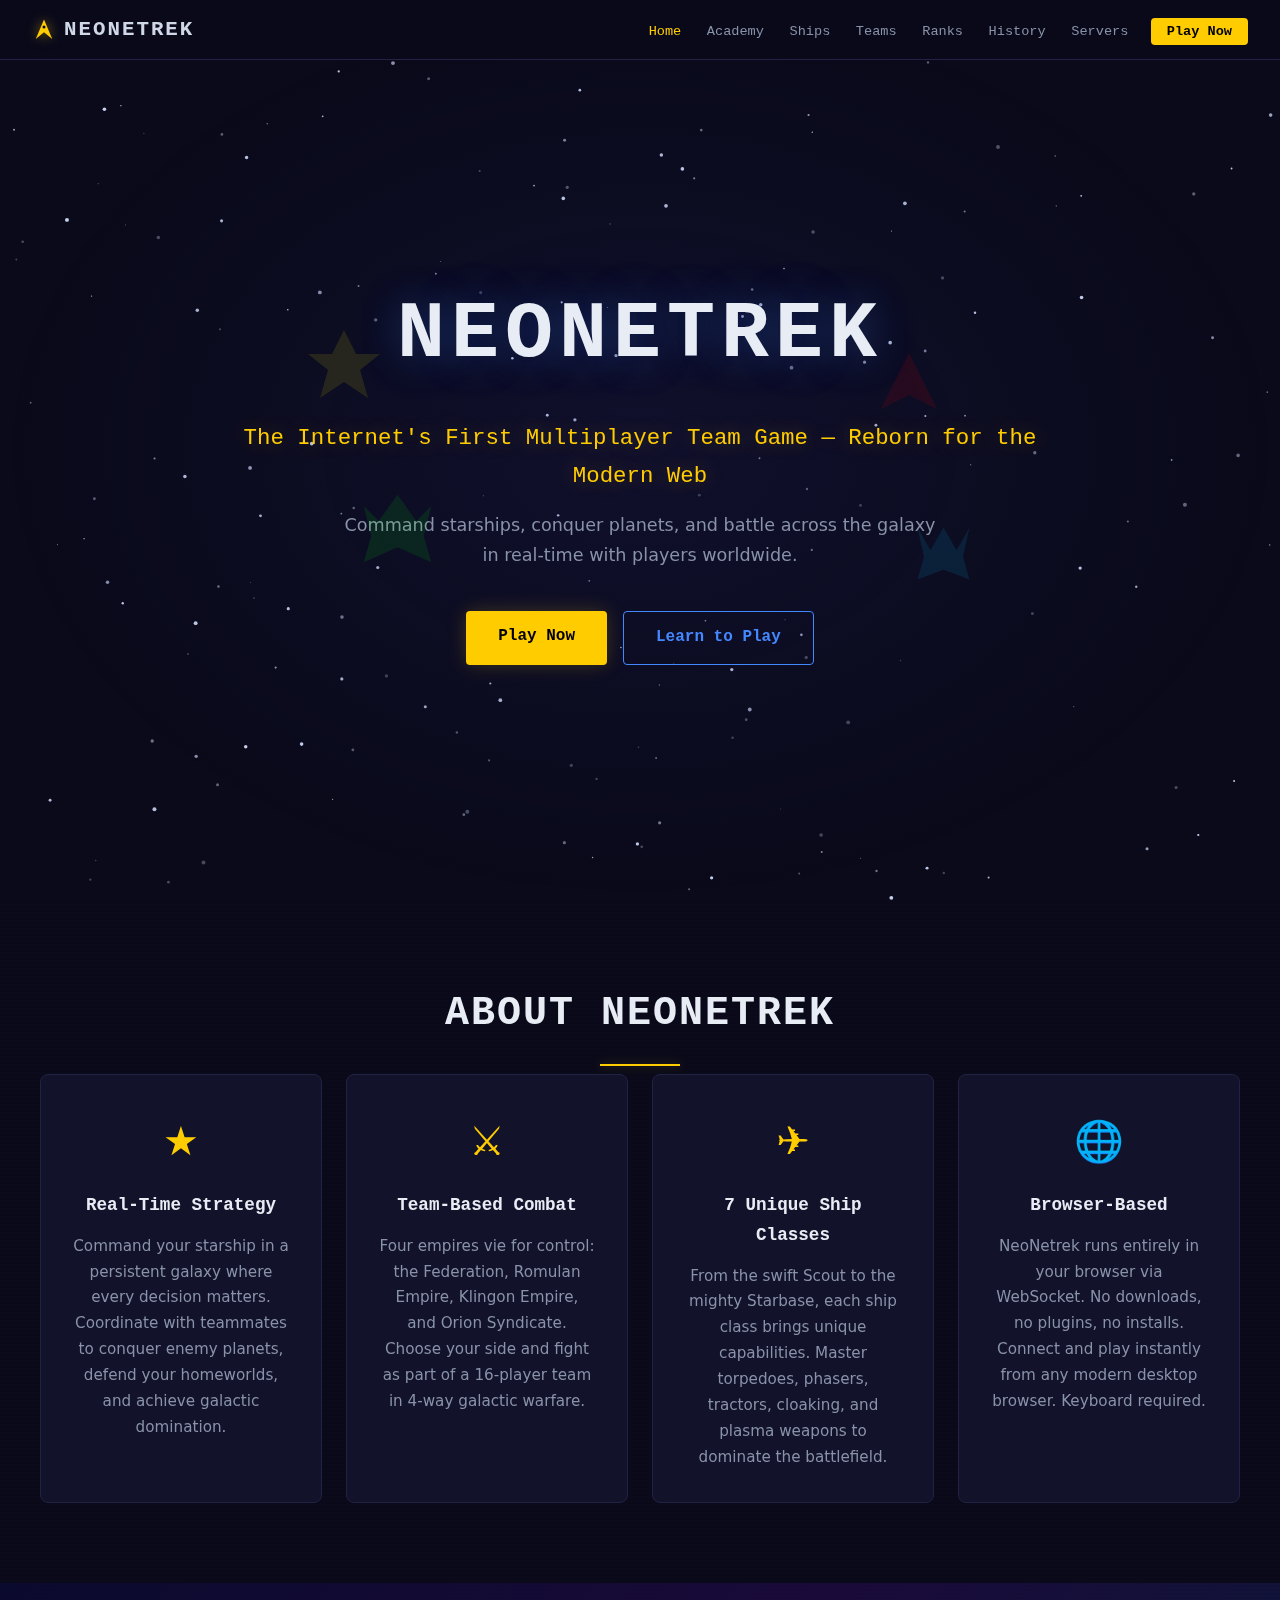
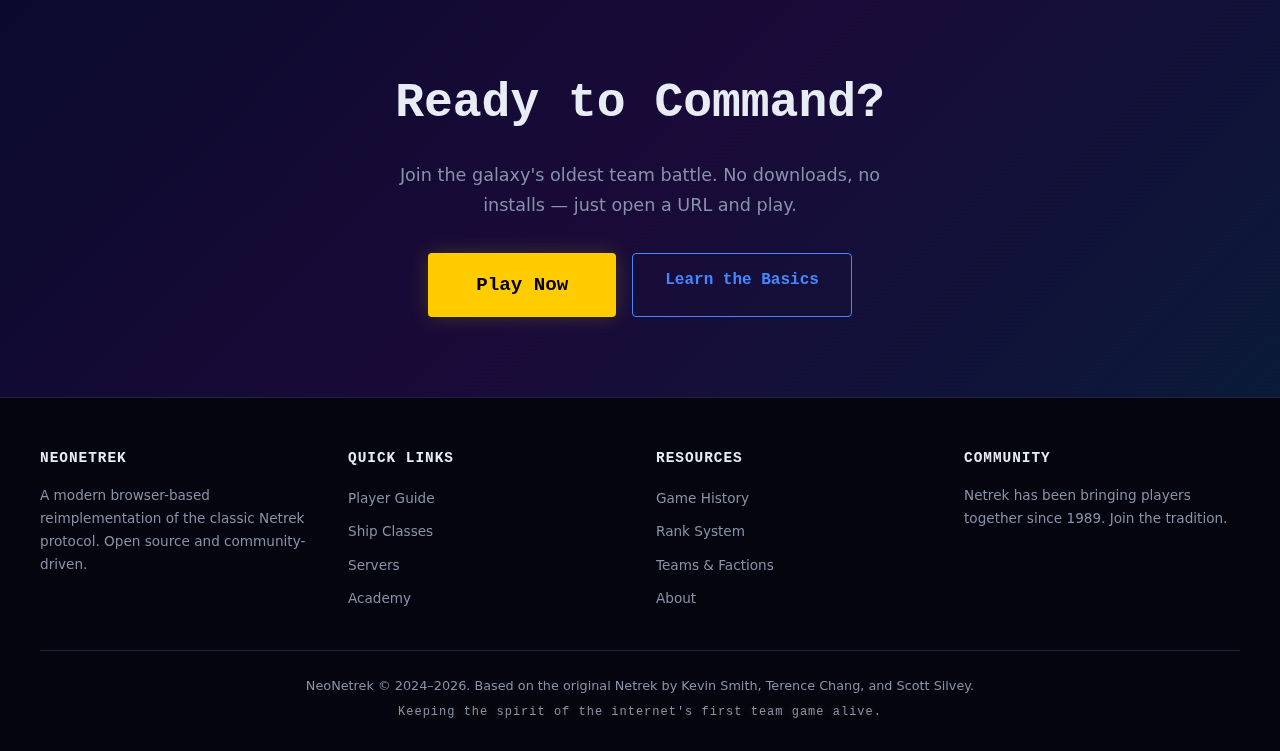
<file: index.html>
<!DOCTYPE html>
<html lang="en">
<head>
  <meta charset="UTF-8">
  <meta name="viewport" content="width=device-width, initial-scale=1.0">
  <title>NeoNetrek - The Internet's First Team Game, Reborn</title>
  <link rel="icon" type="image/svg+xml" href="favicon.svg">
  <link rel="stylesheet" href="css/style.css">
  <script defer src="https://cloud.umami.is/script.js" data-website-id="e0d481f1-9120-42f4-aa07-5c133b0e5f1d"></script>
</head>
<body>

<!-- Starfield background -->
<canvas id="starfield"></canvas>

<!-- Navigation -->
<nav id="navbar">
  <div class="nav-brand">
    <svg class="logo-icon" viewBox="0 0 32 32" width="24" height="24"><path d="M16,2 L27,28 L16,19 L5,28 Z" fill="currentColor"/><circle cx="16" cy="12" r="2" fill="var(--bg-dark, #0a0a1a)"/></svg>
    <a href="index.html" class="logo-text" style="text-decoration:none;color:inherit">NeoNetrek</a>
  </div>
  <button class="nav-toggle" aria-label="Toggle navigation" onclick="document.getElementById('navbar').classList.toggle('open')">&#9776;</button>
  <ul class="nav-links">
    <li><a href="index.html">Home</a></li>
    <li><a href="academy.html">Academy</a></li>
    <li><a href="ships.html">Ships</a></li>
    <li><a href="teams.html">Teams</a></li>
    <li><a href="ranks.html">Ranks</a></li>
    <li><a href="history.html">History</a></li>
    <li><a href="servers.html">Servers</a></li>
    <li><a href="servers.html" class="btn-play">Play Now</a></li>
  </ul>
</nav>

<!-- Hero Section -->
<header id="home" class="hero">
  <div class="hero-content">
    <div class="hero-ships" aria-hidden="true">
      <svg class="hero-ship ship-fed" viewBox="0 0 40 40" width="80" height="80">
        <polygon points="20,2 26,14 38,14 28,22 32,36 20,28 8,36 12,22 2,14 14,14" fill="#ffff00" opacity="0.7"/>
      </svg>
      <svg class="hero-ship ship-rom" viewBox="0 0 40 40" width="70" height="70">
        <polygon points="20,4 36,36 20,28 4,36" fill="#ff0000" opacity="0.7"/>
      </svg>
      <svg class="hero-ship ship-kli" viewBox="0 0 40 40" width="75" height="75">
        <polygon points="20,2 30,16 38,8 34,24 38,38 20,30 2,38 6,24 2,8 10,16" fill="#00ff00" opacity="0.7"/>
      </svg>
      <svg class="hero-ship ship-ori" viewBox="0 0 40 40" width="65" height="65">
        <polygon points="20,4 28,18 36,4 32,22 36,36 20,30 4,36 8,22 4,4 12,18" fill="#00ccff" opacity="0.7"/>
      </svg>
    </div>
    <h1>NeoNetrek</h1>
    <p class="tagline">The Internet's First Multiplayer Team Game &mdash; Reborn for the Modern Web</p>
    <p class="subtitle">Command starships, conquer planets, and battle across the galaxy in real-time with players worldwide.</p>
    <div class="hero-buttons">
      <a href="servers.html" class="btn btn-primary">Play Now</a>
      <a href="academy.html" class="btn btn-secondary">Learn to Play</a>
    </div>
  </div>
</header>

<!-- About Section -->
<section id="about" class="section">
  <div class="container">
    <h2 class="section-title">About NeoNetrek</h2>
    <div class="about-grid">
      <div class="about-card">
        <div class="card-icon">&#9733;</div>
        <h3>Real-Time Strategy</h3>
        <p>Command your starship in a persistent galaxy where every decision matters. Coordinate with teammates to conquer enemy planets, defend your homeworlds, and achieve galactic domination.</p>
      </div>
      <div class="about-card">
        <div class="card-icon">&#9876;</div>
        <h3>Team-Based Combat</h3>
        <p>Four empires vie for control: the Federation, Romulan Empire, Klingon Empire, and Orion Syndicate. Choose your side and fight as part of a 16-player team in 4-way galactic warfare.</p>
      </div>
      <div class="about-card">
        <div class="card-icon">&#9992;</div>
        <h3>7 Unique Ship Classes</h3>
        <p>From the swift Scout to the mighty Starbase, each ship class brings unique capabilities. Master torpedoes, phasers, tractors, cloaking, and plasma weapons to dominate the battlefield.</p>
      </div>
      <div class="about-card">
        <div class="card-icon">&#127760;</div>
        <h3>Browser-Based</h3>
        <p>NeoNetrek runs entirely in your browser via WebSocket. No downloads, no plugins, no installs. Connect and play instantly from any modern desktop browser. Keyboard required.</p>
      </div>
    </div>
  </div>
</section>

<!-- Call to Action -->
<section class="section section-play">
  <div class="container">
    <div class="play-cta">
      <h2>Ready to Command?</h2>
      <p>Join the galaxy's oldest team battle. No downloads, no installs &mdash; just open a URL and play.</p>
      <div class="hero-buttons">
        <a href="servers.html" class="btn btn-primary btn-large">Play Now</a>
        <a href="academy.html" class="btn btn-secondary">Learn the Basics</a>
      </div>
    </div>
  </div>
</section>

<!-- Footer -->
<footer class="footer">
  <div class="container">
    <div class="footer-grid">
      <div class="footer-col">
        <h4>NeoNetrek</h4>
        <p>A modern browser-based reimplementation of the classic Netrek protocol. Open source and community-driven.</p>
      </div>
      <div class="footer-col">
        <h4>Quick Links</h4>
        <ul>
          <li><a href="academy.html">Player Guide</a></li>
          <li><a href="ships.html">Ship Classes</a></li>
          <li><a href="servers.html">Servers</a></li>
          <li><a href="academy.html">Academy</a></li>
        </ul>
      </div>
      <div class="footer-col">
        <h4>Resources</h4>
        <ul>
          <li><a href="history.html">Game History</a></li>
          <li><a href="ranks.html">Rank System</a></li>
          <li><a href="teams.html">Teams &amp; Factions</a></li>
          <li><a href="index.html">About</a></li>
        </ul>
      </div>
      <div class="footer-col">
        <h4>Community</h4>
        <p>Netrek has been bringing players together since 1989. Join the tradition.</p>
      </div>
    </div>
    <div class="footer-bottom">
      <p>NeoNetrek &copy; 2024&ndash;2026. Based on the original Netrek by Kevin Smith, Terence Chang, and Scott Silvey.</p>
      <p class="footer-heritage">Keeping the spirit of the internet's first team game alive.</p>
    </div>
  </div>
</footer>

<script src="js/main.js"></script>
</body>
</html>
</file>
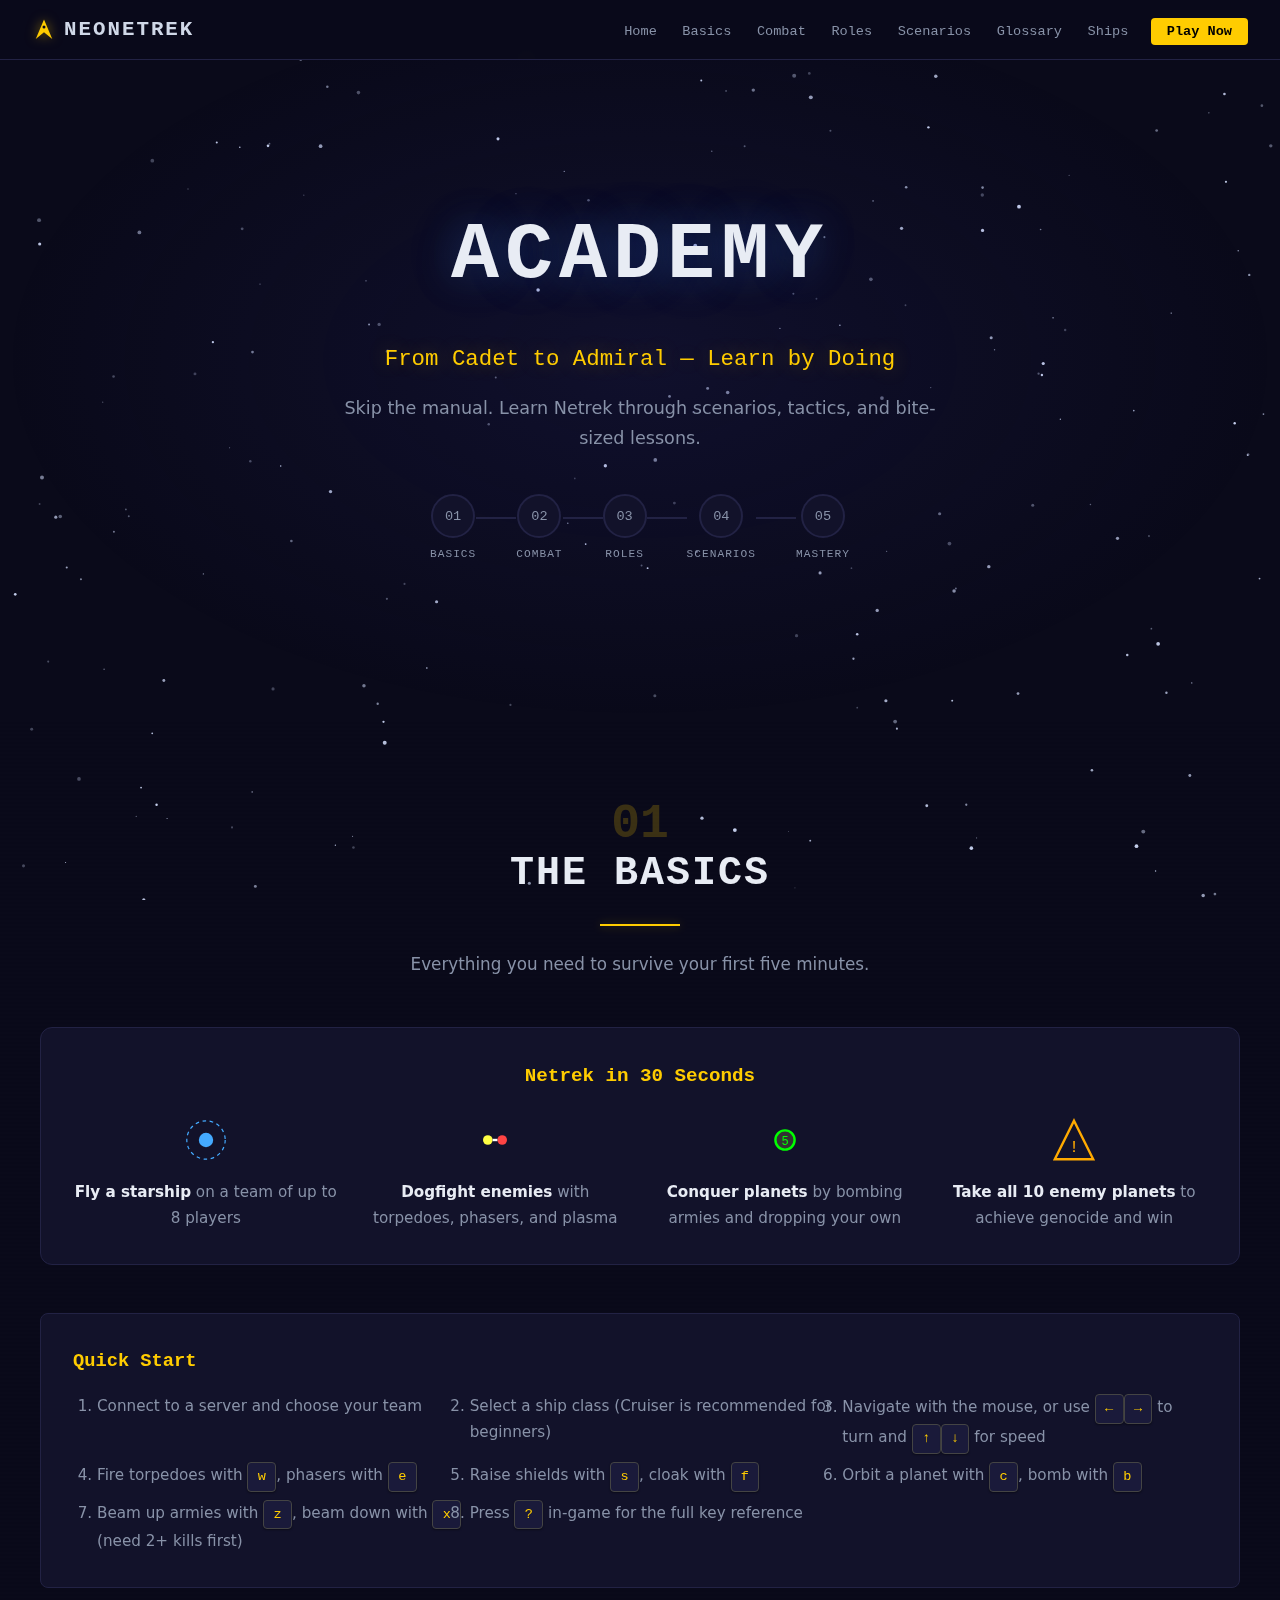
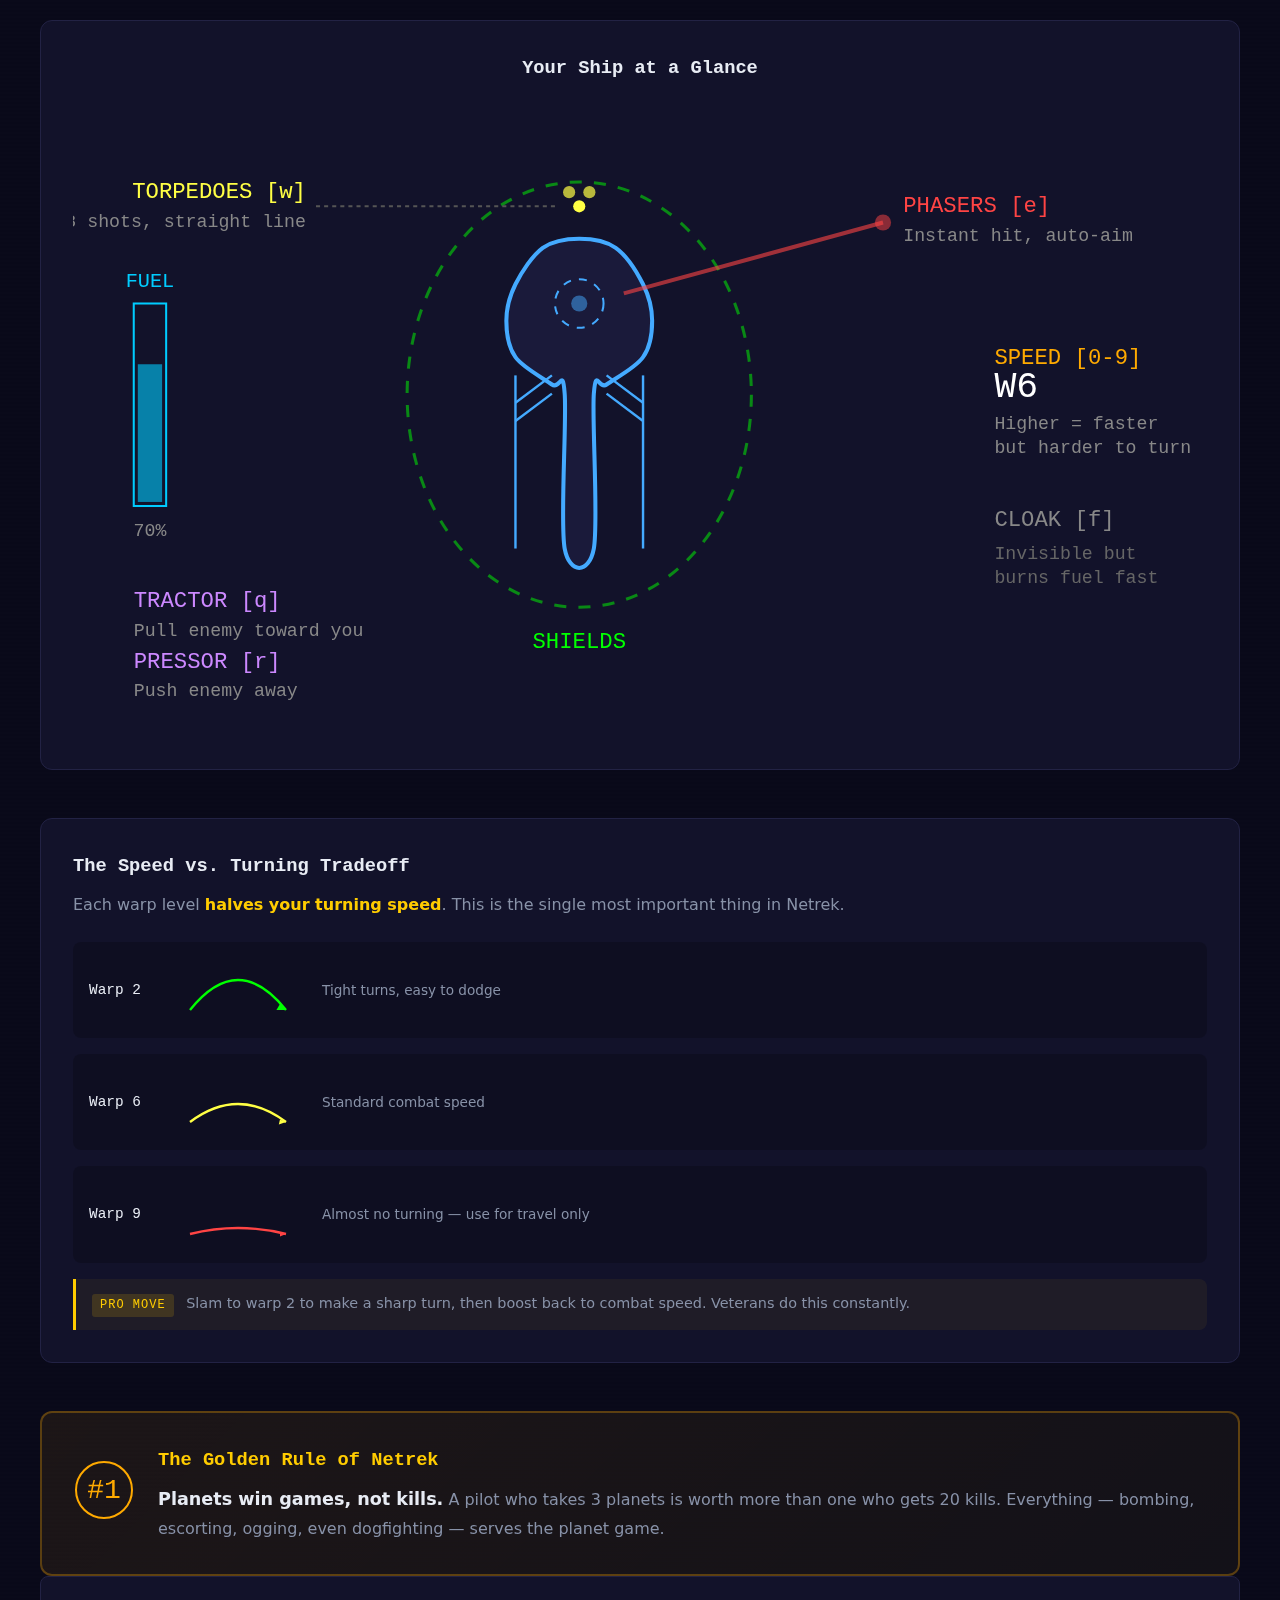
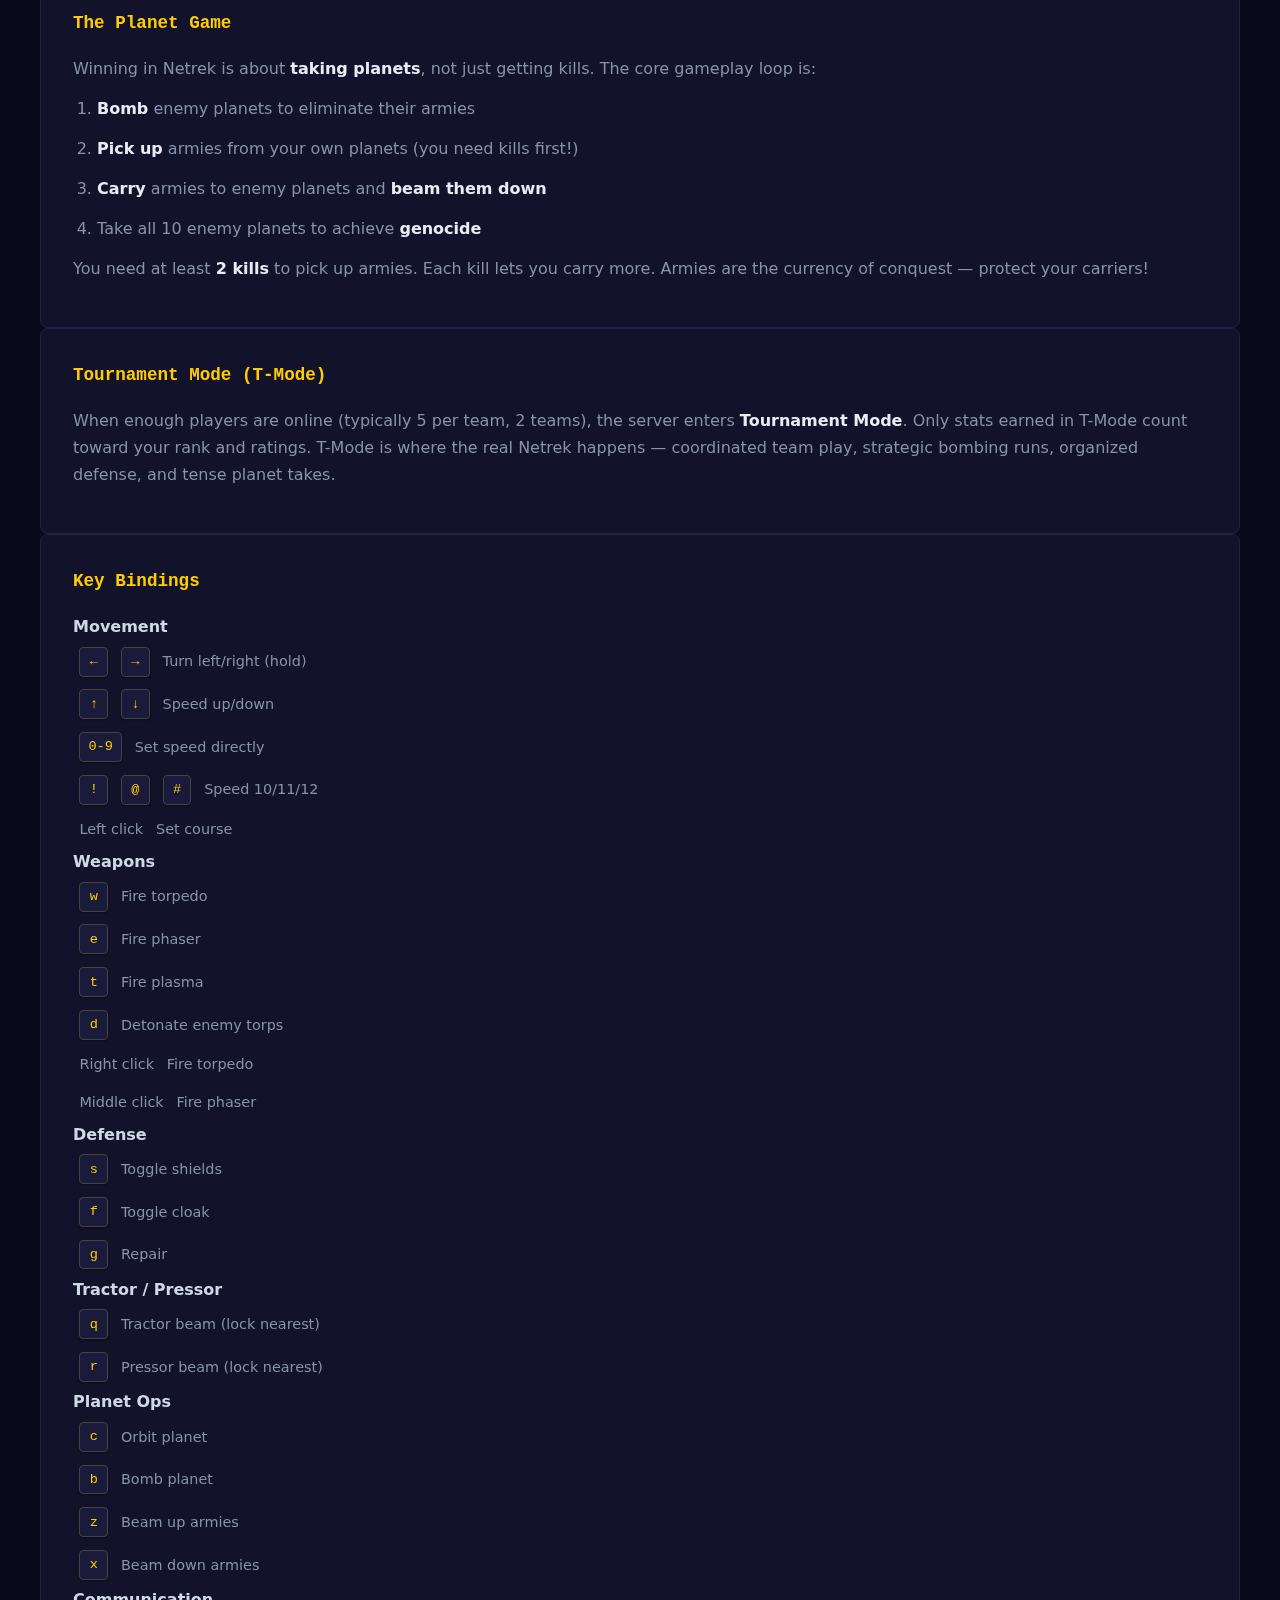
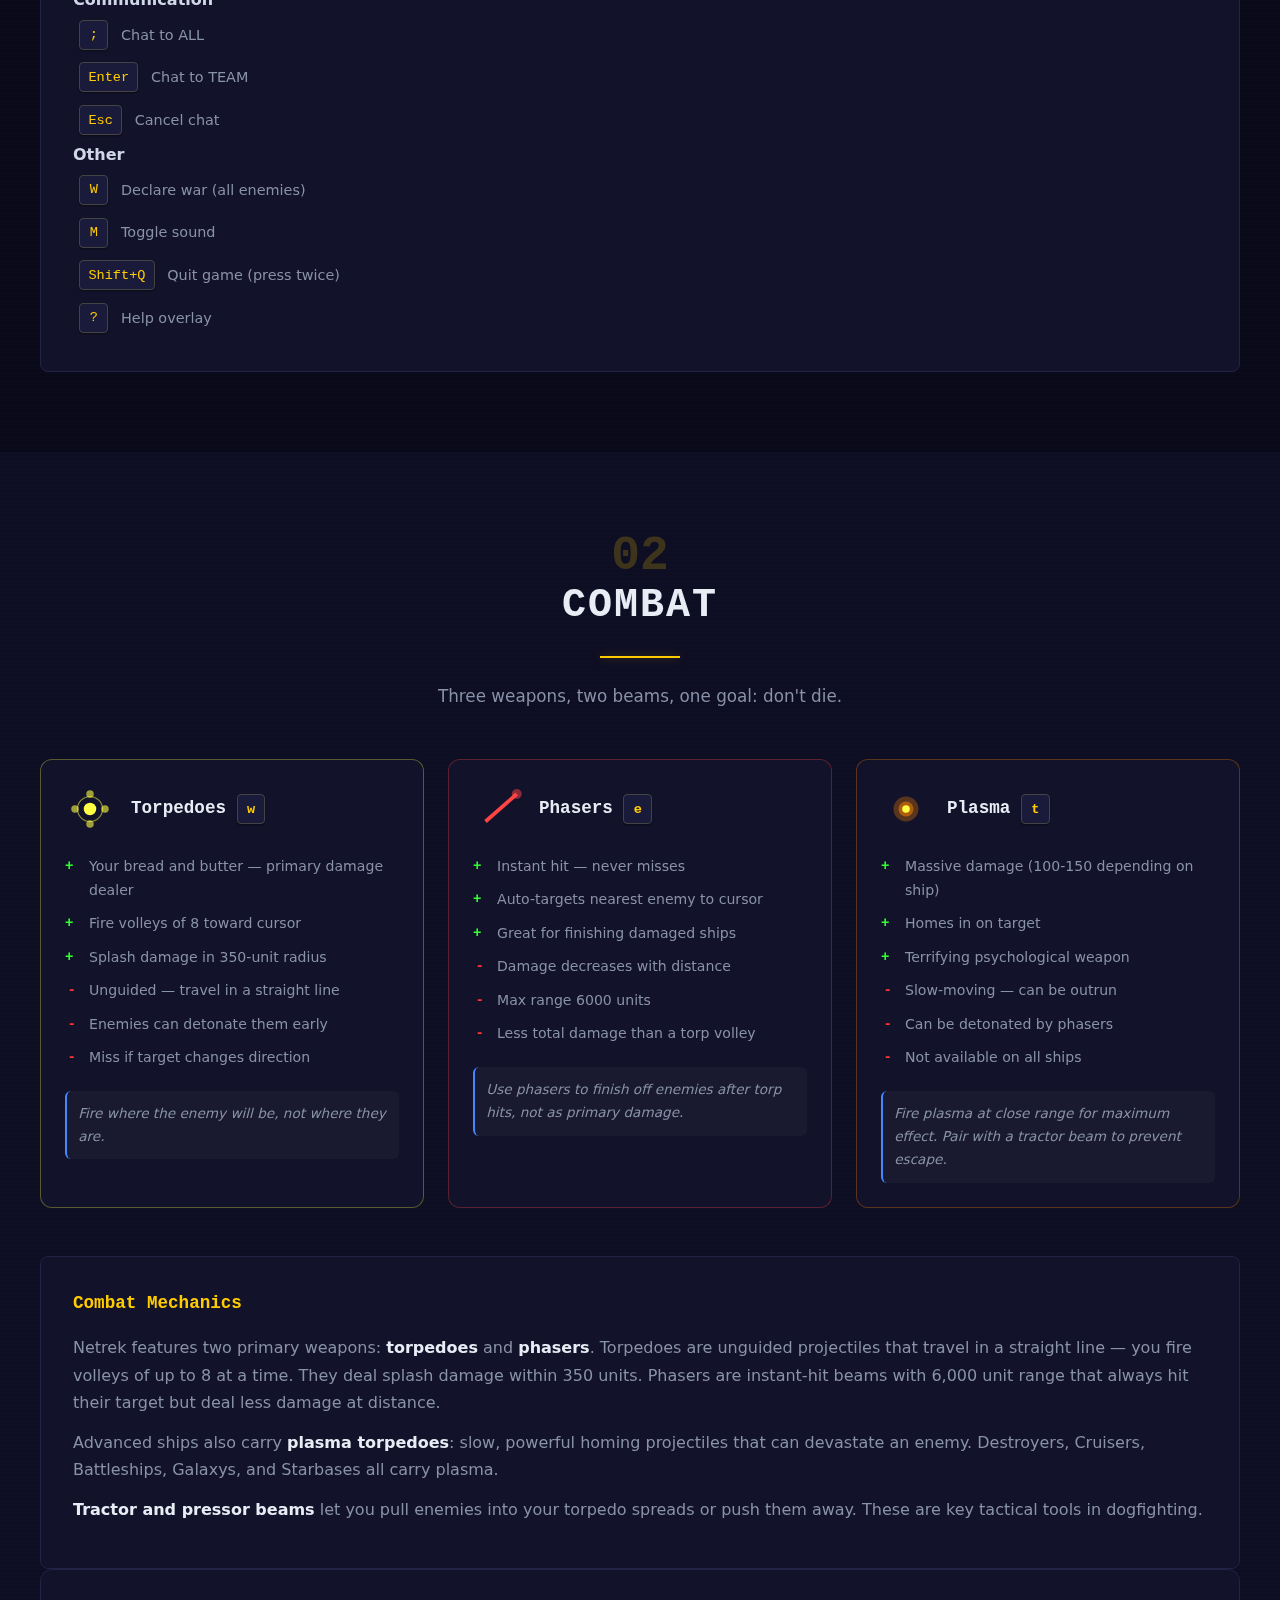
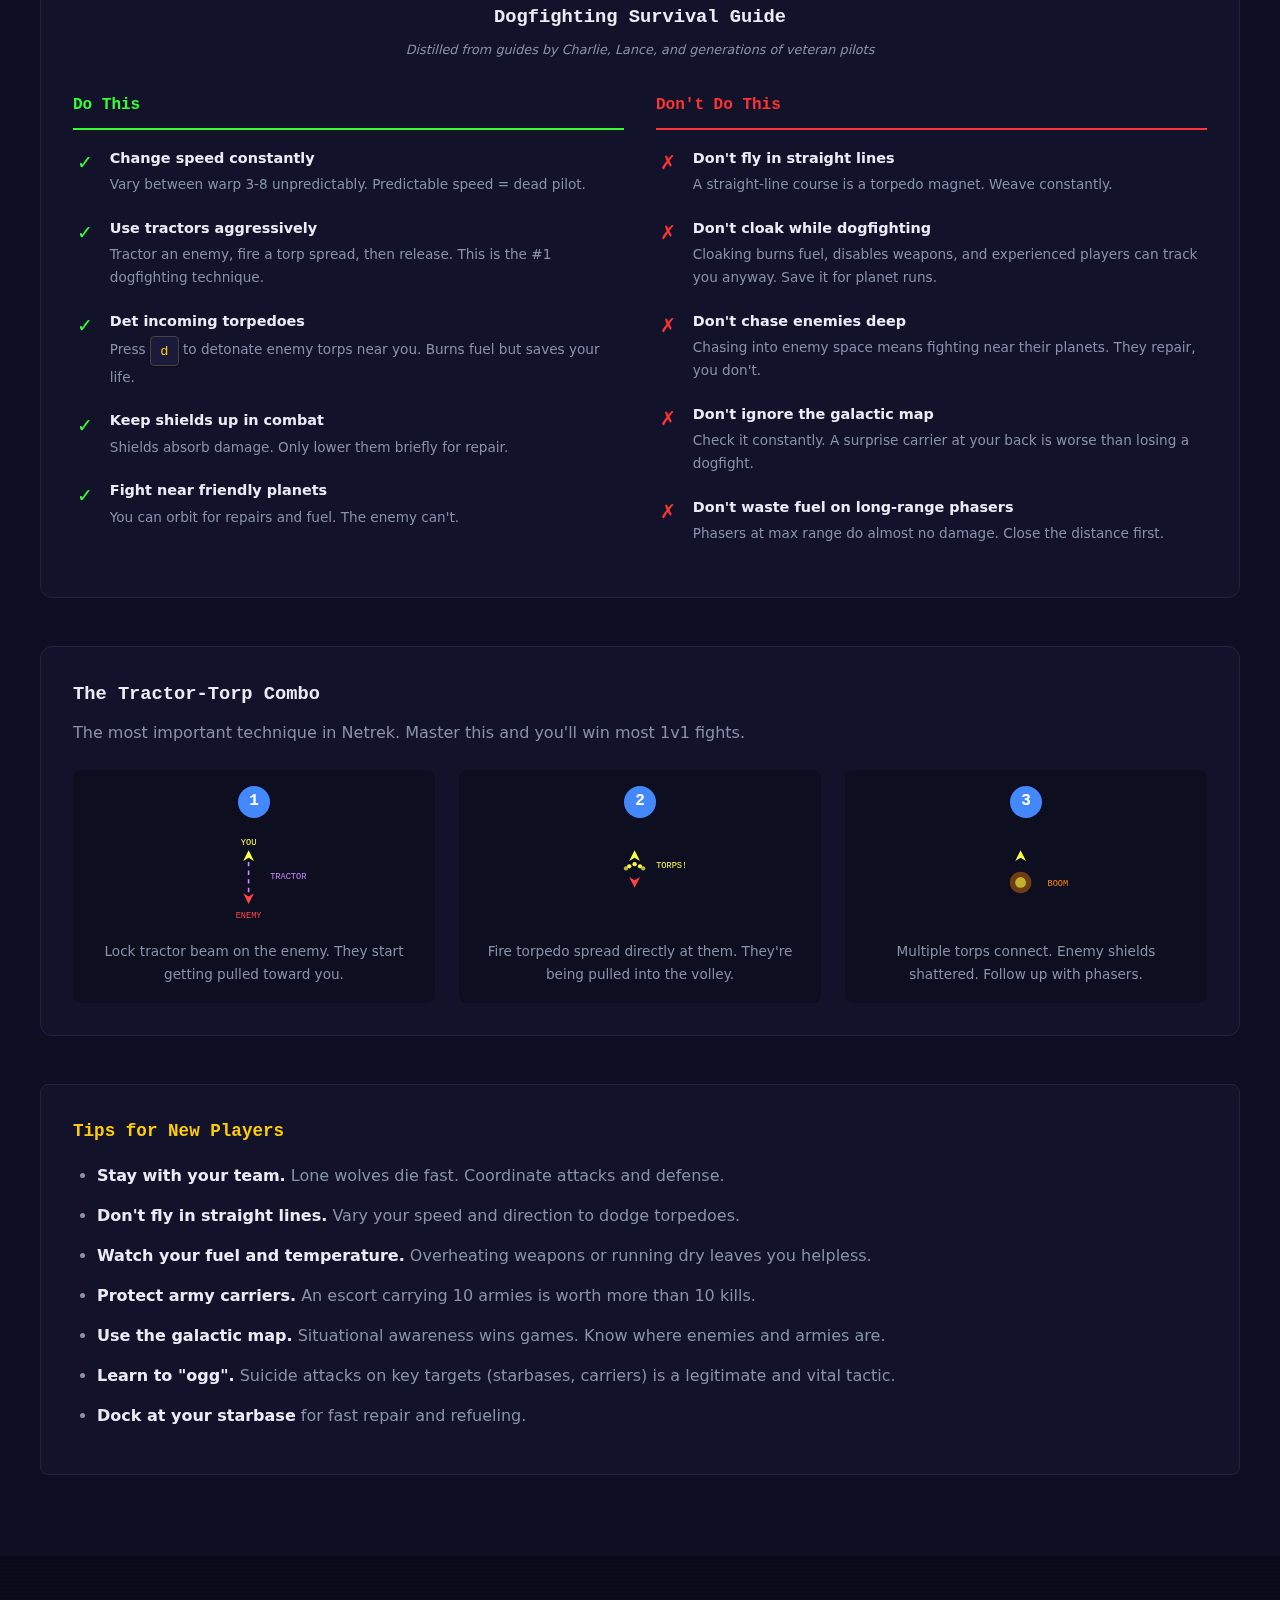
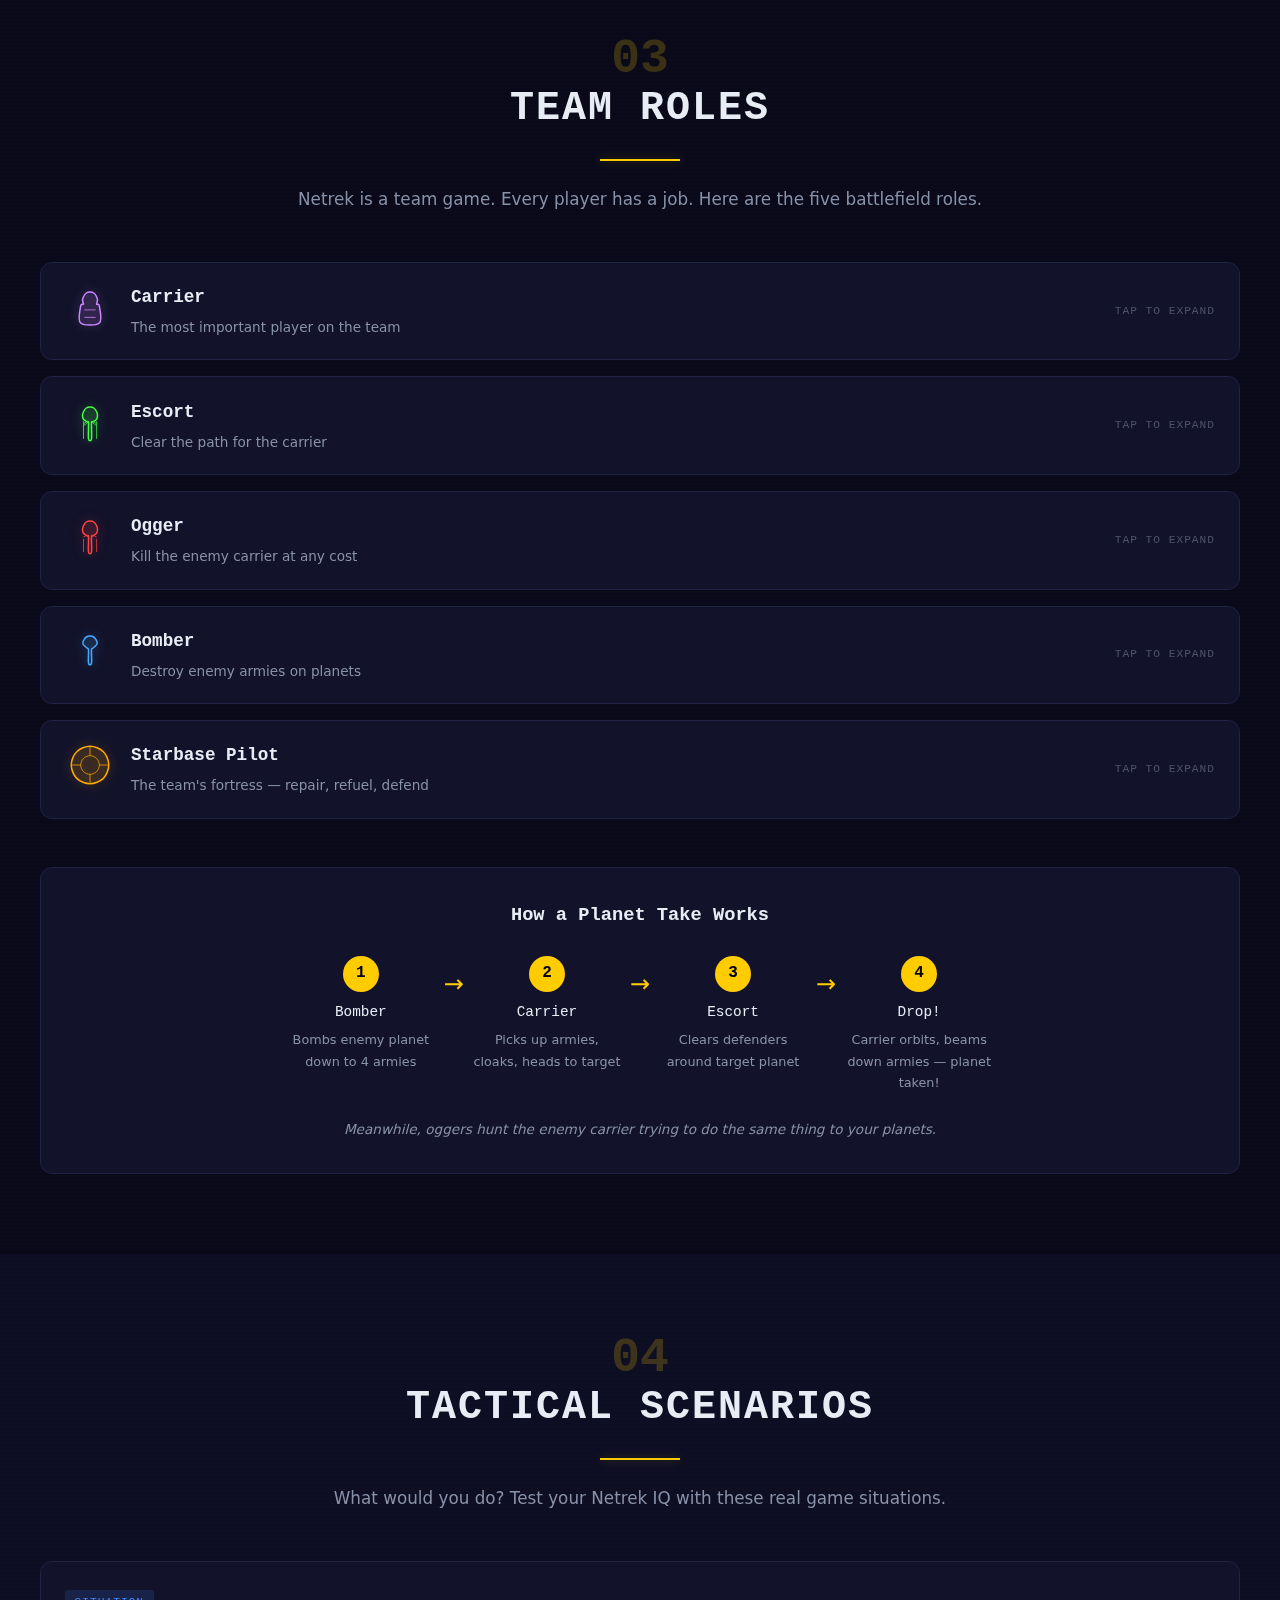
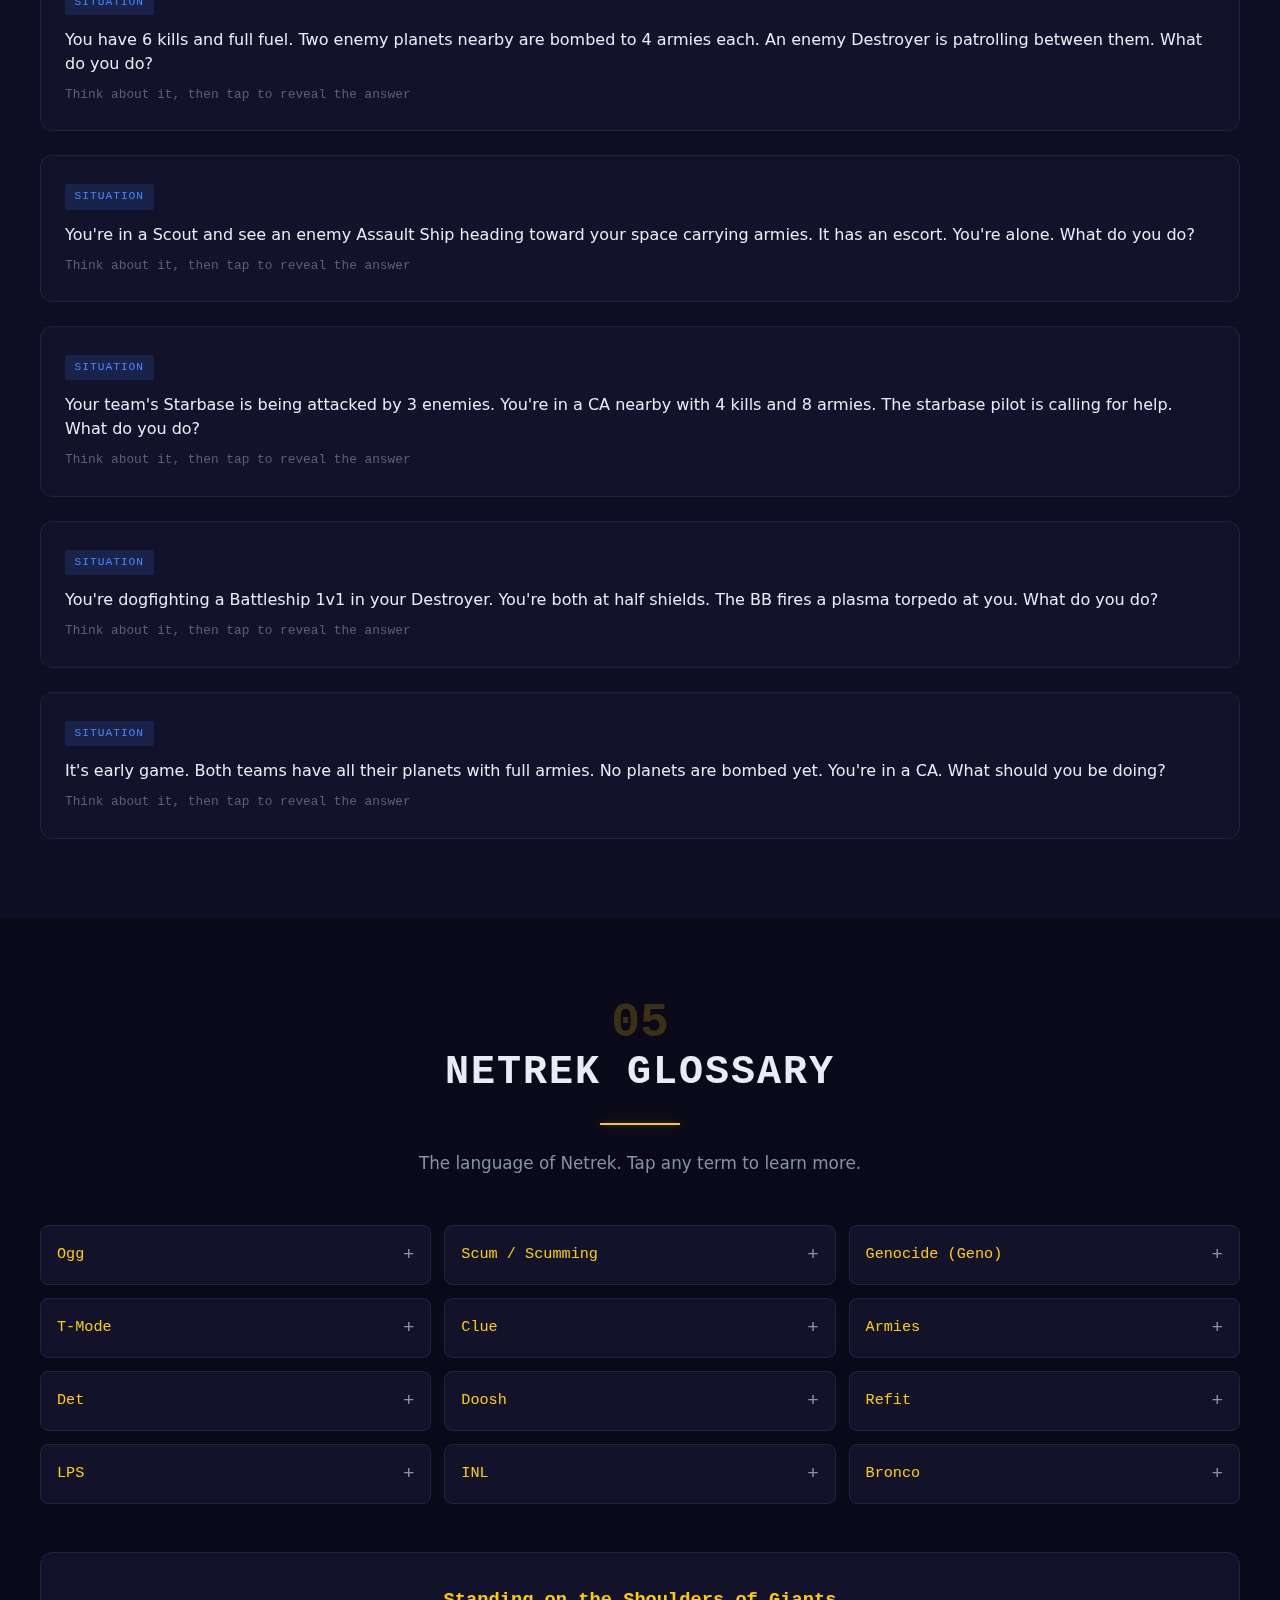
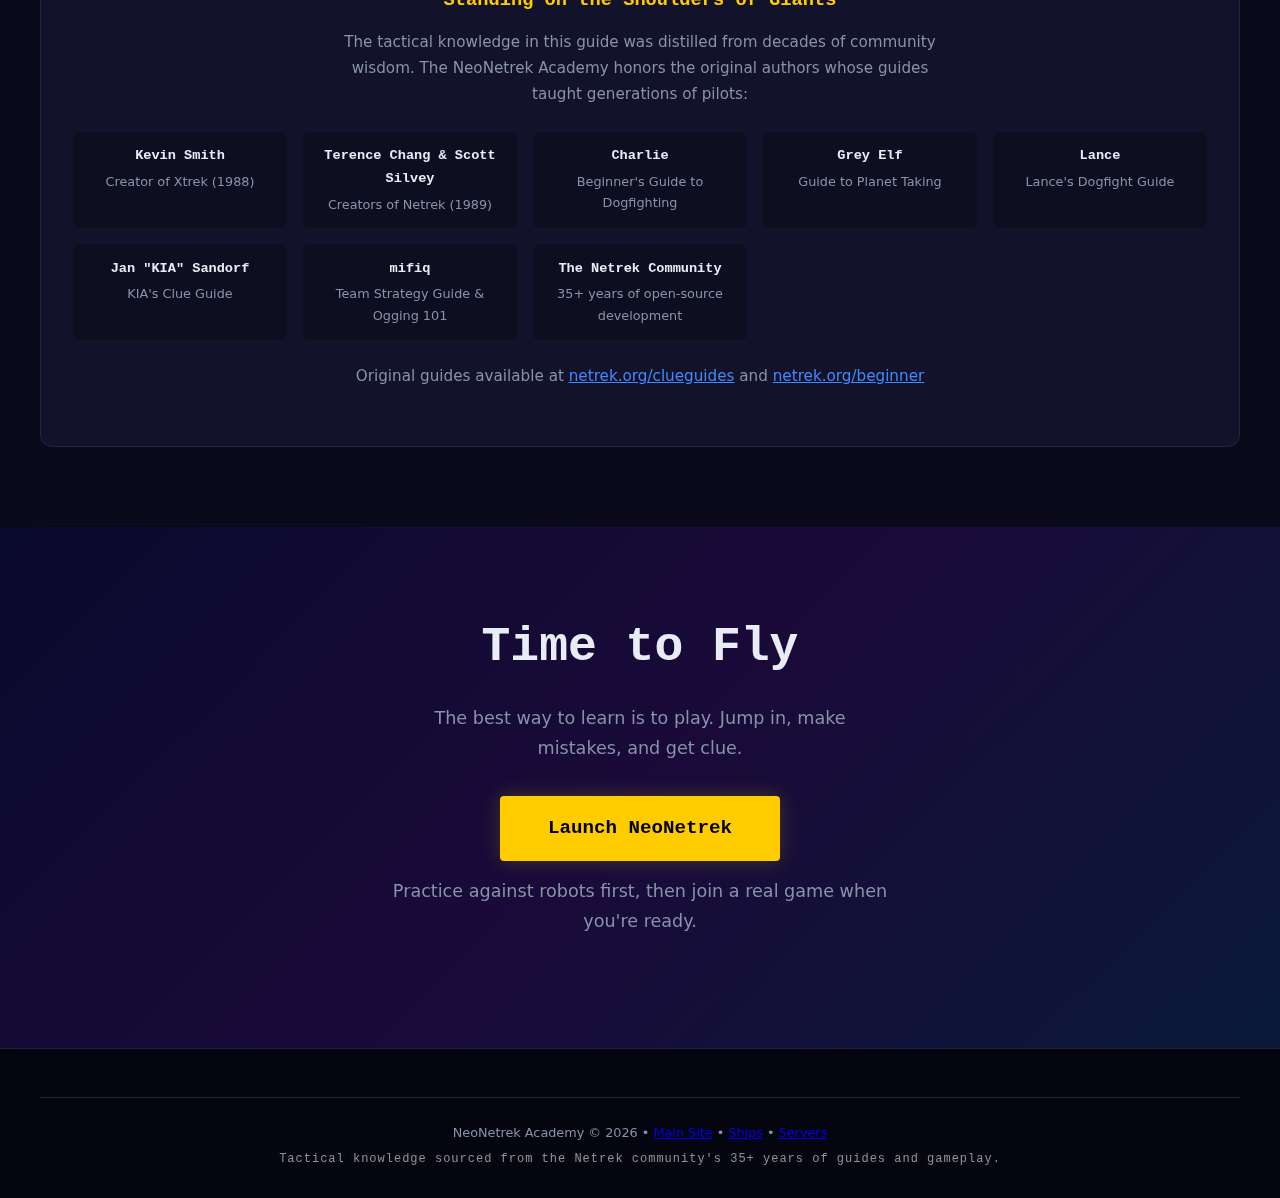
<file: academy.html>
<!DOCTYPE html>
<html lang="en">
<head>
  <meta charset="UTF-8">
  <meta name="viewport" content="width=device-width, initial-scale=1.0">
  <title>NeoNetrek Academy - Learn to Play</title>
  <link rel="icon" type="image/svg+xml" href="favicon.svg">
  <link rel="stylesheet" href="css/style.css">
  <link rel="stylesheet" href="css/academy.css">
  <script defer src="https://cloud.umami.is/script.js" data-website-id="e0d481f1-9120-42f4-aa07-5c133b0e5f1d"></script>
</head>
<body>

<canvas id="starfield"></canvas>

<!-- Navigation -->
<nav id="navbar">
  <div class="nav-brand">
    <svg class="logo-icon" viewBox="0 0 32 32" width="24" height="24"><path d="M16,2 L27,28 L16,19 L5,28 Z" fill="currentColor"/><circle cx="16" cy="12" r="2" fill="var(--bg-dark, #0a0a1a)"/></svg>
    <a href="index.html" class="logo-text" style="text-decoration:none;color:inherit">NeoNetrek</a>
  </div>
  <button class="nav-toggle" aria-label="Toggle navigation" onclick="document.getElementById('navbar').classList.toggle('open')">&#9776;</button>
  <ul class="nav-links">
    <li><a href="index.html">Home</a></li>
    <li><a href="#basics">Basics</a></li>
    <li><a href="#combat">Combat</a></li>
    <li><a href="#roles">Roles</a></li>
    <li><a href="#scenarios">Scenarios</a></li>
    <li><a href="#glossary">Glossary</a></li>
    <li><a href="ships.html">Ships</a></li>
    <li><a href="servers.html" class="btn-play">Play Now</a></li>
  </ul>
</nav>

<!-- Hero -->
<header class="hero academy-hero">
  <div class="hero-content">
    <h1>Academy</h1>
    <p class="tagline">From Cadet to Admiral &mdash; Learn by Doing</p>
    <p class="subtitle">Skip the manual. Learn Netrek through scenarios, tactics, and bite-sized lessons.</p>

    <div class="skill-path">
      <div class="path-node path-active" data-section="basics">
        <div class="path-icon">01</div>
        <span>Basics</span>
      </div>
      <div class="path-line"></div>
      <div class="path-node" data-section="combat">
        <div class="path-icon">02</div>
        <span>Combat</span>
      </div>
      <div class="path-line"></div>
      <div class="path-node" data-section="roles">
        <div class="path-icon">03</div>
        <span>Roles</span>
      </div>
      <div class="path-line"></div>
      <div class="path-node" data-section="scenarios">
        <div class="path-icon">04</div>
        <span>Scenarios</span>
      </div>
      <div class="path-line"></div>
      <div class="path-node" data-section="glossary">
        <div class="path-icon">05</div>
        <span>Mastery</span>
      </div>
    </div>
  </div>
</header>

<!-- ============================================================
     CHAPTER 1: BASICS
     ============================================================ -->
<section id="basics" class="section">
  <div class="container">
    <div class="chapter-header">
      <span class="chapter-num">01</span>
      <h2 class="section-title">The Basics</h2>
      <p class="section-intro">Everything you need to survive your first five minutes.</p>
    </div>

    <!-- 30-Second Pitch -->
    <div class="pitch-box">
      <h3>Netrek in 30 Seconds</h3>
      <div class="pitch-grid">
        <div class="pitch-item">
          <div class="pitch-icon">
            <svg viewBox="0 0 40 40" width="48" height="48"><circle cx="20" cy="20" r="6" fill="#4af"/><circle cx="20" cy="20" r="16" fill="none" stroke="#4af" stroke-width="1" stroke-dasharray="3"/></svg>
          </div>
          <p><strong>Fly a starship</strong> on a team of up to 8 players</p>
        </div>
        <div class="pitch-item">
          <div class="pitch-icon">
            <svg viewBox="0 0 40 40" width="48" height="48"><circle cx="14" cy="20" r="4" fill="#ff4"/><circle cx="26" cy="20" r="4" fill="#f44"/><line x1="18" y1="20" x2="22" y2="20" stroke="#fff" stroke-width="2"/></svg>
          </div>
          <p><strong>Dogfight enemies</strong> with torpedoes, phasers, and plasma</p>
        </div>
        <div class="pitch-item">
          <div class="pitch-icon">
            <svg viewBox="0 0 40 40" width="48" height="48"><circle cx="20" cy="20" r="8" fill="#333" stroke="#0f0" stroke-width="2"/><text x="20" y="24" text-anchor="middle" fill="#0f0" font-size="10" font-family="monospace">5</text></svg>
          </div>
          <p><strong>Conquer planets</strong> by bombing armies and dropping your own</p>
        </div>
        <div class="pitch-item">
          <div class="pitch-icon">
            <svg viewBox="0 0 40 40" width="48" height="48"><polygon points="20,4 36,36 4,36" fill="none" stroke="#fa0" stroke-width="2"/><text x="20" y="30" text-anchor="middle" fill="#fa0" font-size="14" font-family="monospace">!</text></svg>
          </div>
          <p><strong>Take all 10 enemy planets</strong> to achieve genocide and win</p>
        </div>
      </div>
    </div>

    <!-- Quick Start -->
    <div class="guide-toc">
      <h3>Quick Start</h3>
      <ol>
        <li>Connect to a server and choose your team</li>
        <li>Select a ship class (Cruiser is recommended for beginners)</li>
        <li>Navigate with the mouse, or use <kbd>&larr;</kbd><kbd>&rarr;</kbd> to turn and <kbd>&uarr;</kbd><kbd>&darr;</kbd> for speed</li>
        <li>Fire torpedoes with <kbd>w</kbd>, phasers with <kbd>e</kbd></li>
        <li>Raise shields with <kbd>s</kbd>, cloak with <kbd>f</kbd></li>
        <li>Orbit a planet with <kbd>c</kbd>, bomb with <kbd>b</kbd></li>
        <li>Beam up armies with <kbd>z</kbd>, beam down with <kbd>x</kbd> (need 2+ kills first)</li>
        <li>Press <kbd>?</kbd> in-game for the full key reference</li>
      </ol>
    </div>

    <!-- Your Ship: Visual Dashboard -->
    <div class="dashboard-lesson">
      <h3>Your Ship at a Glance</h3>
      <div class="dashboard-wrap">
        <svg viewBox="0 0 560 310" class="ship-dashboard" role="img" aria-label="Ship systems diagram">
          <!-- Ship body — Federation Cruiser (smooth catmull-rom hull) -->
          <path d="M250,68 C256,68 262.8,68.8 268,72.5 C273.3,76.3 278.5,84.5 281.5,90.5 C284.5,96.5 286,102.5 286,108.5 C286,114.5 285.3,121.3 281.5,126.5 C277.8,131.8 267.6,137 263.5,140 C259.5,143 258.3,131 257.2,144.5 C256.2,158 259.6,208.3 257.2,221 C254.8,233.8 245.2,233.8 242.8,221 C240.4,208.3 243.9,158 242.8,144.5 C241.8,131 240.6,143 236.5,140 C232.5,137 222.3,131.8 218.5,126.5 C214.8,121.3 214,114.5 214,108.5 C214,102.5 215.5,96.5 218.5,90.5 C221.5,84.5 226.8,76.3 232,72.5 C237.3,68.8 244,68 250,68Z" fill="#1a1a3a" stroke="#4af" stroke-width="2"/>
          <!-- Nacelle struts and tubes -->
          <line x1="263.5" y1="135.5" x2="281.5" y2="149" stroke="#4af" stroke-width="1.2"/>
          <line x1="263.5" y1="144.5" x2="281.5" y2="158" stroke="#4af" stroke-width="1.2"/>
          <line x1="281.5" y1="135.5" x2="281.5" y2="221" stroke="#4af" stroke-width="1.2"/>
          <line x1="236.5" y1="135.5" x2="218.5" y2="149" stroke="#4af" stroke-width="1.2"/>
          <line x1="236.5" y1="144.5" x2="218.5" y2="158" stroke="#4af" stroke-width="1.2"/>
          <line x1="218.5" y1="135.5" x2="218.5" y2="221" stroke="#4af" stroke-width="1.2"/>
          <!-- Saucer center -->
          <circle cx="250" cy="100" r="12" fill="none" stroke="#4af" stroke-width="1" stroke-dasharray="4"/>
          <circle cx="250" cy="100" r="4" fill="#4af" opacity="0.5"/>

          <!-- Shield bubble -->
          <ellipse cx="250" cy="145" rx="85" ry="105" fill="none" stroke="#0f0" stroke-width="1.5" stroke-dasharray="6" opacity="0.5"/>
          <text x="250" y="270" text-anchor="middle" fill="#0f0" font-size="11" font-family="monospace">SHIELDS</text>

          <!-- Torpedoes -->
          <circle cx="250" cy="52" r="3" fill="#ff4"/>
          <circle cx="245" cy="45" r="3" fill="#ff4" opacity="0.7"/>
          <circle cx="255" cy="45" r="3" fill="#ff4" opacity="0.7"/>
          <line x1="120" y1="52" x2="240" y2="52" stroke="#555" stroke-width="1" stroke-dasharray="2"/>
          <text x="115" y="48" text-anchor="end" fill="#ff4" font-size="11" font-family="monospace">TORPEDOES [w]</text>
          <text x="115" y="62" text-anchor="end" fill="#888" font-size="9" font-family="monospace">8 shots, straight line</text>

          <!-- Phasers -->
          <line x1="272" y1="95" x2="400" y2="60" stroke="#f44" stroke-width="2" opacity="0.6"/>
          <circle cx="400" cy="60" r="4" fill="#f44" opacity="0.5"/>
          <text x="410" y="55" fill="#f44" font-size="11" font-family="monospace">PHASERS [e]</text>
          <text x="410" y="69" fill="#888" font-size="9" font-family="monospace">Instant hit, auto-aim</text>

          <!-- Fuel gauge -->
          <rect x="30" y="100" width="16" height="100" fill="none" stroke="#0cf" stroke-width="1"/>
          <rect x="32" y="130" width="12" height="68" fill="#0cf" opacity="0.6"/>
          <text x="38" y="92" text-anchor="middle" fill="#0cf" font-size="10" font-family="monospace">FUEL</text>
          <text x="38" y="215" text-anchor="middle" fill="#888" font-size="9" font-family="monospace">70%</text>

          <!-- Speed -->
          <text x="455" y="130" fill="#fa0" font-size="11" font-family="monospace">SPEED [0-9]</text>
          <text x="455" y="146" fill="#fff" font-size="18" font-family="monospace">W6</text>
          <text x="455" y="162" fill="#888" font-size="9" font-family="monospace">Higher = faster</text>
          <text x="455" y="174" fill="#888" font-size="9" font-family="monospace">but harder to turn</text>

          <!-- Cloak indicator -->
          <text x="455" y="210" fill="#888" font-size="11" font-family="monospace">CLOAK [f]</text>
          <text x="455" y="226" fill="#666" font-size="9" font-family="monospace">Invisible but</text>
          <text x="455" y="238" fill="#666" font-size="9" font-family="monospace">burns fuel fast</text>

          <!-- Tractor -->
          <text x="30" y="250" fill="#c8f" font-size="11" font-family="monospace">TRACTOR [q]</text>
          <text x="30" y="264" fill="#888" font-size="9" font-family="monospace">Pull enemy toward you</text>
          <text x="30" y="280" fill="#c8f" font-size="11" font-family="monospace">PRESSOR [r]</text>
          <text x="30" y="294" fill="#888" font-size="9" font-family="monospace">Push enemy away</text>
        </svg>
      </div>
    </div>

    <!-- Speed / Turning: Visual Explainer -->
    <div class="concept-card">
      <h3>The Speed vs. Turning Tradeoff</h3>
      <p class="concept-lead">Each warp level <strong>halves your turning speed</strong>. This is the single most important thing in Netrek.</p>
      <div class="speed-visual">
        <div class="speed-row">
          <span class="speed-label">Warp 2</span>
          <div class="turn-arc turn-wide">
            <svg viewBox="0 0 100 60" width="120"><path d="M10,50 Q50,0 90,50" fill="none" stroke="#0f0" stroke-width="2"/><polygon points="85,45 90,50 82,50" fill="#0f0"/></svg>
          </div>
          <span class="speed-note">Tight turns, easy to dodge</span>
        </div>
        <div class="speed-row">
          <span class="speed-label">Warp 6</span>
          <div class="turn-arc turn-mid">
            <svg viewBox="0 0 100 60" width="120"><path d="M10,50 Q50,20 90,50" fill="none" stroke="#ff4" stroke-width="2"/><polygon points="85,48 90,50 84,52" fill="#ff4"/></svg>
          </div>
          <span class="speed-note">Standard combat speed</span>
        </div>
        <div class="speed-row">
          <span class="speed-label">Warp 9</span>
          <div class="turn-arc turn-narrow">
            <svg viewBox="0 0 100 60" width="120"><path d="M10,50 Q50,40 90,50" fill="none" stroke="#f44" stroke-width="2"/><polygon points="85,49 90,50 85,52" fill="#f44"/></svg>
          </div>
          <span class="speed-note">Almost no turning &mdash; use for travel only</span>
        </div>
      </div>
      <div class="pro-tip">
        <span class="tip-label">Pro Move</span>
        Slam to warp 2 to make a sharp turn, then boost back to combat speed. Veterans do this constantly.
      </div>
    </div>

    <!-- The Golden Rule -->
    <div class="golden-rule">
      <div class="rule-icon">
        <svg viewBox="0 0 60 60" width="60"><circle cx="30" cy="30" r="28" fill="none" stroke="#fa0" stroke-width="2"/><text x="30" y="38" text-anchor="middle" fill="#fa0" font-size="28" font-family="monospace">#1</text></svg>
      </div>
      <div class="rule-text">
        <h3>The Golden Rule of Netrek</h3>
        <p><strong>Planets win games, not kills.</strong> A pilot who takes 3 planets is worth more than one who gets 20 kills. Everything &mdash; bombing, escorting, ogging, even dogfighting &mdash; serves the planet game.</p>
      </div>
    </div>

    <!-- The Planet Game -->
    <div class="guide-block">
      <h3>The Planet Game</h3>
      <p>Winning in Netrek is about <strong>taking planets</strong>, not just getting kills. The core gameplay loop is:</p>
      <ol>
        <li><strong>Bomb</strong> enemy planets to eliminate their armies</li>
        <li><strong>Pick up</strong> armies from your own planets (you need kills first!)</li>
        <li><strong>Carry</strong> armies to enemy planets and <strong>beam them down</strong></li>
        <li>Take all 10 enemy planets to achieve <strong>genocide</strong></li>
      </ol>
      <p>You need at least <strong>2 kills</strong> to pick up armies. Each kill lets you carry more. Armies are the currency of conquest &mdash; protect your carriers!</p>
    </div>

    <!-- Tournament Mode -->
    <div class="guide-block">
      <h3>Tournament Mode (T-Mode)</h3>
      <p>When enough players are online (typically 5 per team, 2 teams), the server enters <strong>Tournament Mode</strong>. Only stats earned in T-Mode count toward your rank and ratings. T-Mode is where the real Netrek happens &mdash; coordinated team play, strategic bombing runs, organized defense, and tense planet takes.</p>
    </div>

    <!-- Key Bindings (grouped by function) -->
    <div class="guide-block">
      <h3>Key Bindings</h3>
      <div class="keybind-groups">
        <div class="keybind-group">
          <h4>Movement</h4>
          <div class="keybind"><kbd>&larr;</kbd><kbd>&rarr;</kbd> <span>Turn left/right (hold)</span></div>
          <div class="keybind"><kbd>&uarr;</kbd><kbd>&darr;</kbd> <span>Speed up/down</span></div>
          <div class="keybind"><kbd>0-9</kbd> <span>Set speed directly</span></div>
          <div class="keybind"><kbd>!</kbd><kbd>@</kbd><kbd>#</kbd> <span>Speed 10/11/12</span></div>
          <div class="keybind"><span class="keybind-mouse">Left click</span> <span>Set course</span></div>
        </div>

        <div class="keybind-group">
          <h4>Weapons</h4>
          <div class="keybind"><kbd>w</kbd> <span>Fire torpedo</span></div>
          <div class="keybind"><kbd>e</kbd> <span>Fire phaser</span></div>
          <div class="keybind"><kbd>t</kbd> <span>Fire plasma</span></div>
          <div class="keybind"><kbd>d</kbd> <span>Detonate enemy torps</span></div>
          <div class="keybind"><span class="keybind-mouse">Right click</span> <span>Fire torpedo</span></div>
          <div class="keybind"><span class="keybind-mouse">Middle click</span> <span>Fire phaser</span></div>
        </div>

        <div class="keybind-group">
          <h4>Defense</h4>
          <div class="keybind"><kbd>s</kbd> <span>Toggle shields</span></div>
          <div class="keybind"><kbd>f</kbd> <span>Toggle cloak</span></div>
          <div class="keybind"><kbd>g</kbd> <span>Repair</span></div>
        </div>

        <div class="keybind-group">
          <h4>Tractor / Pressor</h4>
          <div class="keybind"><kbd>q</kbd> <span>Tractor beam (lock nearest)</span></div>
          <div class="keybind"><kbd>r</kbd> <span>Pressor beam (lock nearest)</span></div>
        </div>

        <div class="keybind-group">
          <h4>Planet Ops</h4>
          <div class="keybind"><kbd>c</kbd> <span>Orbit planet</span></div>
          <div class="keybind"><kbd>b</kbd> <span>Bomb planet</span></div>
          <div class="keybind"><kbd>z</kbd> <span>Beam up armies</span></div>
          <div class="keybind"><kbd>x</kbd> <span>Beam down armies</span></div>
        </div>

        <div class="keybind-group">
          <h4>Communication</h4>
          <div class="keybind"><kbd>;</kbd> <span>Chat to ALL</span></div>
          <div class="keybind"><kbd>Enter</kbd> <span>Chat to TEAM</span></div>
          <div class="keybind"><kbd>Esc</kbd> <span>Cancel chat</span></div>
        </div>

        <div class="keybind-group">
          <h4>Other</h4>
          <div class="keybind"><kbd>W</kbd> <span>Declare war (all enemies)</span></div>
          <div class="keybind"><kbd>M</kbd> <span>Toggle sound</span></div>
          <div class="keybind"><kbd>Shift+Q</kbd> <span>Quit game (press twice)</span></div>
          <div class="keybind"><kbd>?</kbd> <span>Help overlay</span></div>
        </div>
      </div>
    </div>

  </div>
</section>

<!-- ============================================================
     CHAPTER 2: COMBAT
     ============================================================ -->
<section id="combat" class="section section-alt">
  <div class="container">
    <div class="chapter-header">
      <span class="chapter-num">02</span>
      <h2 class="section-title">Combat</h2>
      <p class="section-intro">Three weapons, two beams, one goal: don't die.</p>
    </div>

    <!-- Weapons Comparison -->
    <div class="weapons-compare">
      <div class="weapon-card weapon-torp">
        <div class="weapon-header">
          <svg viewBox="0 0 40 40" width="50" height="50">
            <circle cx="20" cy="20" r="5" fill="#ff4"/><circle cx="20" cy="20" r="10" fill="none" stroke="#ff4" stroke-width="1" opacity="0.5"/>
            <circle cx="20" cy="8" r="3" fill="#ff4" opacity="0.6"/><circle cx="20" cy="32" r="3" fill="#ff4" opacity="0.6"/>
            <circle cx="8" cy="20" r="3" fill="#ff4" opacity="0.6"/><circle cx="32" cy="20" r="3" fill="#ff4" opacity="0.6"/>
          </svg>
          <h3>Torpedoes <kbd>w</kbd></h3>
        </div>
        <ul class="weapon-traits">
          <li class="trait-pro">Your bread and butter &mdash; primary damage dealer</li>
          <li class="trait-pro">Fire volleys of 8 toward cursor</li>
          <li class="trait-pro">Splash damage in 350-unit radius</li>
          <li class="trait-con">Unguided &mdash; travel in a straight line</li>
          <li class="trait-con">Enemies can detonate them early</li>
          <li class="trait-con">Miss if target changes direction</li>
        </ul>
        <div class="weapon-tip">Fire where the enemy <em>will be</em>, not where they are.</div>
      </div>

      <div class="weapon-card weapon-phaser">
        <div class="weapon-header">
          <svg viewBox="0 0 40 40" width="50" height="50">
            <line x1="10" y1="30" x2="35" y2="8" stroke="#f44" stroke-width="3"/><circle cx="35" cy="8" r="4" fill="#f44" opacity="0.5"/>
          </svg>
          <h3>Phasers <kbd>e</kbd></h3>
        </div>
        <ul class="weapon-traits">
          <li class="trait-pro">Instant hit &mdash; never misses</li>
          <li class="trait-pro">Auto-targets nearest enemy to cursor</li>
          <li class="trait-pro">Great for finishing damaged ships</li>
          <li class="trait-con">Damage decreases with distance</li>
          <li class="trait-con">Max range 6000 units</li>
          <li class="trait-con">Less total damage than a torp volley</li>
        </ul>
        <div class="weapon-tip">Use phasers to finish off enemies after torp hits, not as primary damage.</div>
      </div>

      <div class="weapon-card weapon-plasma">
        <div class="weapon-header">
          <svg viewBox="0 0 40 40" width="50" height="50">
            <circle cx="20" cy="20" r="10" fill="#f80" opacity="0.3"/><circle cx="20" cy="20" r="6" fill="#f80" opacity="0.5"/><circle cx="20" cy="20" r="3" fill="#ff4"/>
          </svg>
          <h3>Plasma <kbd>t</kbd></h3>
        </div>
        <ul class="weapon-traits">
          <li class="trait-pro">Massive damage (100-150 depending on ship)</li>
          <li class="trait-pro">Homes in on target</li>
          <li class="trait-pro">Terrifying psychological weapon</li>
          <li class="trait-con">Slow-moving &mdash; can be outrun</li>
          <li class="trait-con">Can be detonated by phasers</li>
          <li class="trait-con">Not available on all ships</li>
        </ul>
        <div class="weapon-tip">Fire plasma at close range for maximum effect. Pair with a tractor beam to prevent escape.</div>
      </div>
    </div>

    <!-- Combat Mechanics -->
    <div class="guide-block">
      <h3>Combat Mechanics</h3>
      <p>Netrek features two primary weapons: <strong>torpedoes</strong> and <strong>phasers</strong>. Torpedoes are unguided projectiles that travel in a straight line &mdash; you fire volleys of up to 8 at a time. They deal splash damage within 350 units. Phasers are instant-hit beams with 6,000 unit range that always hit their target but deal less damage at distance.</p>
      <p>Advanced ships also carry <strong>plasma torpedoes</strong>: slow, powerful homing projectiles that can devastate an enemy. Destroyers, Cruisers, Battleships, Galaxys, and Starbases all carry plasma.</p>
      <p><strong>Tractor and pressor beams</strong> let you pull enemies into your torpedo spreads or push them away. These are key tactical tools in dogfighting.</p>
    </div>

    <!-- Dogfighting: Do / Don't -->
    <div class="do-dont">
      <h3>Dogfighting Survival Guide</h3>
      <p class="credit-line">Distilled from guides by Charlie, Lance, and generations of veteran pilots</p>
      <div class="do-dont-grid">
        <div class="do-column">
          <h4 class="do-header">Do This</h4>
          <div class="advice-item">
            <span class="advice-icon do-icon">&#10003;</span>
            <div>
              <strong>Change speed constantly</strong>
              <p>Vary between warp 3-8 unpredictably. Predictable speed = dead pilot.</p>
            </div>
          </div>
          <div class="advice-item">
            <span class="advice-icon do-icon">&#10003;</span>
            <div>
              <strong>Use tractors aggressively</strong>
              <p>Tractor an enemy, fire a torp spread, then release. This is the #1 dogfighting technique.</p>
            </div>
          </div>
          <div class="advice-item">
            <span class="advice-icon do-icon">&#10003;</span>
            <div>
              <strong>Det incoming torpedoes</strong>
              <p>Press <kbd>d</kbd> to detonate enemy torps near you. Burns fuel but saves your life.</p>
            </div>
          </div>
          <div class="advice-item">
            <span class="advice-icon do-icon">&#10003;</span>
            <div>
              <strong>Keep shields up in combat</strong>
              <p>Shields absorb damage. Only lower them briefly for repair.</p>
            </div>
          </div>
          <div class="advice-item">
            <span class="advice-icon do-icon">&#10003;</span>
            <div>
              <strong>Fight near friendly planets</strong>
              <p>You can orbit for repairs and fuel. The enemy can't.</p>
            </div>
          </div>
        </div>
        <div class="dont-column">
          <h4 class="dont-header">Don't Do This</h4>
          <div class="advice-item">
            <span class="advice-icon dont-icon">&#10007;</span>
            <div>
              <strong>Don't fly in straight lines</strong>
              <p>A straight-line course is a torpedo magnet. Weave constantly.</p>
            </div>
          </div>
          <div class="advice-item">
            <span class="advice-icon dont-icon">&#10007;</span>
            <div>
              <strong>Don't cloak while dogfighting</strong>
              <p>Cloaking burns fuel, disables weapons, and experienced players can track you anyway. Save it for planet runs.</p>
            </div>
          </div>
          <div class="advice-item">
            <span class="advice-icon dont-icon">&#10007;</span>
            <div>
              <strong>Don't chase enemies deep</strong>
              <p>Chasing into enemy space means fighting near their planets. They repair, you don't.</p>
            </div>
          </div>
          <div class="advice-item">
            <span class="advice-icon dont-icon">&#10007;</span>
            <div>
              <strong>Don't ignore the galactic map</strong>
              <p>Check it constantly. A surprise carrier at your back is worse than losing a dogfight.</p>
            </div>
          </div>
          <div class="advice-item">
            <span class="advice-icon dont-icon">&#10007;</span>
            <div>
              <strong>Don't waste fuel on long-range phasers</strong>
              <p>Phasers at max range do almost no damage. Close the distance first.</p>
            </div>
          </div>
        </div>
      </div>
    </div>

    <!-- Tractor/Pressor: Visual Diagram -->
    <div class="concept-card">
      <h3>The Tractor-Torp Combo</h3>
      <p class="concept-lead">The most important technique in Netrek. Master this and you'll win most 1v1 fights.</p>
      <div class="combo-steps">
        <div class="combo-step">
          <div class="step-num">1</div>
          <div class="step-diagram">
            <svg viewBox="0 0 130 84" width="140">
              <polygon points="60,15 65,25 60,22 55,25" fill="#ff4"/>
              <polygon points="60,65 65,55 60,58 55,55" fill="#f44"/>
              <text x="60" y="10" text-anchor="middle" fill="#ff4" font-size="8" font-family="monospace">YOU</text>
              <text x="60" y="78" text-anchor="middle" fill="#f44" font-size="8" font-family="monospace">ENEMY</text>
              <line x1="60" y1="26" x2="60" y2="54" stroke="#c8f" stroke-width="1.5" stroke-dasharray="4"/>
              <text x="80" y="42" fill="#c8f" font-size="8" font-family="monospace">TRACTOR</text>
            </svg>
          </div>
          <p>Lock tractor beam on the enemy. They start getting pulled toward you.</p>
        </div>
        <div class="combo-step">
          <div class="step-num">2</div>
          <div class="step-diagram">
            <svg viewBox="0 0 130 84" width="140">
              <polygon points="60,15 65,25 60,22 55,25" fill="#ff4"/>
              <polygon points="60,50 65,40 60,43 55,40" fill="#f44"/>
              <circle cx="55" cy="30" r="2" fill="#ff4"/><circle cx="60" cy="28" r="2" fill="#ff4"/><circle cx="65" cy="30" r="2" fill="#ff4"/>
              <circle cx="52" cy="32" r="2" fill="#ff4" opacity="0.7"/><circle cx="68" cy="32" r="2" fill="#ff4" opacity="0.7"/>
              <text x="80" y="32" fill="#ff4" font-size="8" font-family="monospace">TORPS!</text>
            </svg>
          </div>
          <p>Fire torpedo spread directly at them. They're being pulled into the volley.</p>
        </div>
        <div class="combo-step">
          <div class="step-num">3</div>
          <div class="step-diagram">
            <svg viewBox="0 0 130 84" width="140">
              <polygon points="60,15 65,25 60,22 55,25" fill="#ff4"/>
              <circle cx="60" cy="45" r="10" fill="#f80" opacity="0.4"/><circle cx="60" cy="45" r="5" fill="#ff4" opacity="0.6"/>
              <text x="85" y="48" fill="#f80" font-size="8" font-family="monospace">BOOM</text>
            </svg>
          </div>
          <p>Multiple torps connect. Enemy shields shattered. Follow up with phasers.</p>
        </div>
      </div>
    </div>

    <!-- Tips for New Players -->
    <div class="guide-block">
      <h3>Tips for New Players</h3>
      <ul>
        <li><strong>Stay with your team.</strong> Lone wolves die fast. Coordinate attacks and defense.</li>
        <li><strong>Don't fly in straight lines.</strong> Vary your speed and direction to dodge torpedoes.</li>
        <li><strong>Watch your fuel and temperature.</strong> Overheating weapons or running dry leaves you helpless.</li>
        <li><strong>Protect army carriers.</strong> An escort carrying 10 armies is worth more than 10 kills.</li>
        <li><strong>Use the galactic map.</strong> Situational awareness wins games. Know where enemies and armies are.</li>
        <li><strong>Learn to "ogg".</strong> Suicide attacks on key targets (starbases, carriers) is a legitimate and vital tactic.</li>
        <li><strong>Dock at your starbase</strong> for fast repair and refueling.</li>
      </ul>
    </div>

  </div>
</section>

<!-- ============================================================
     CHAPTER 3: ROLES
     ============================================================ -->
<section id="roles" class="section">
  <div class="container">
    <div class="chapter-header">
      <span class="chapter-num">03</span>
      <h2 class="section-title">Team Roles</h2>
      <p class="section-intro">Netrek is a team game. Every player has a job. Here are the five battlefield roles.</p>
    </div>

    <div class="roles-grid">
      <!-- Carrier -->
      <div class="role-card" onclick="this.classList.toggle('expanded')">
        <div class="role-header">
          <div class="role-icon role-carrier">
            <svg viewBox="0 0 40 40" width="50"><path d="M20,8 C21,8 22.1,8.1 23,8.8 C23.9,9.4 24.8,10.8 25.3,11.8 C25.8,12.8 26,13.8 26,14.8 C26,15.8 25,17 25.3,17.8 C25.5,18.5 27.1,16.8 27.5,19.3 C27.9,21.8 30,30.5 27.5,32.8 C25,35 15,35 12.5,32.8 C10,30.5 12.1,21.8 12.5,19.3 C12.9,16.8 14.5,18.5 14.8,17.8 C15,17 14,15.8 14,14.8 C14,13.8 14.3,12.8 14.8,11.8 C15.3,10.8 16.1,9.4 17,8.8 C17.9,8.1 19,8 20,8Z" fill="#c8f" fill-opacity="0.1" stroke="#c8f" stroke-width="1.2"/><line x1="15.5" y1="22.3" x2="24.5" y2="22.3" stroke="#c8f" stroke-width="0.6"/><line x1="15.5" y1="28.3" x2="24.5" y2="28.3" stroke="#c8f" stroke-width="0.6"/></svg>
          </div>
          <div>
            <h3>Carrier</h3>
            <p class="role-subtitle">The most important player on the team</p>
          </div>
          <span class="expand-hint">tap to expand</span>
        </div>
        <div class="role-body">
          <p>The carrier picks up armies from friendly planets and drops them on enemy planets. <strong>This is how you win.</strong> Everything else on the team exists to support the carrier or stop the enemy carrier.</p>
          <div class="role-requirements">
            <h4>Requirements</h4>
            <ul>
              <li>Need at least <strong>2 kills</strong> to pick up armies (each kill = 2 army capacity)</li>
              <li>Friendly planet must have <strong>5+ armies</strong></li>
              <li>Best ships: Assault (20 army capacity), Cruiser (10), Galaxy (10)</li>
            </ul>
          </div>
          <div class="role-how">
            <h4>How to Carry</h4>
            <ol>
              <li>Get kills in combat (2 minimum, more is better)</li>
              <li>Fly to a friendly planet with 5+ armies</li>
              <li>Orbit (<kbd>c</kbd>) and beam up (<kbd>z</kbd>)</li>
              <li>Cloak (<kbd>f</kbd>) and fly to the target planet</li>
              <li>Orbit and beam down (<kbd>x</kbd>) to conquer</li>
            </ol>
          </div>
          <div class="pro-tip">
            <span class="tip-label">Pro Move</span>
            Don't announce you're carrying. The enemy watches team messages. Cloak and go silent.
          </div>
        </div>
      </div>

      <!-- Escort -->
      <div class="role-card" onclick="this.classList.toggle('expanded')">
        <div class="role-header">
          <div class="role-icon role-escort">
            <svg viewBox="0 0 40 40" width="50"><path d="M20,8 C21,8 22.1,8.1 23,8.8 C23.9,9.4 24.8,10.8 25.3,11.8 C25.8,12.8 26,13.8 26,14.8 C26,15.8 25.9,16.9 25.3,17.8 C24.6,18.6 22.9,19.5 22.3,20 C21.6,20.5 21.4,18.5 21.2,20.8 C21,23 21.6,31.4 21.2,33.5 C20.8,35.6 19.2,35.6 18.8,33.5 C18.4,31.4 19,23 18.8,20.8 C18.6,18.5 18.4,20.5 17.8,20 C17.1,19.5 15.4,18.6 14.8,17.8 C14.1,16.9 14,15.8 14,14.8 C14,13.8 14.3,12.8 14.8,11.8 C15.3,10.8 16.1,9.4 17,8.8 C17.9,8.1 19,8 20,8Z" fill="#4f4" fill-opacity="0.1" stroke="#4f4" stroke-width="1.2"/><line x1="22.3" y1="19.3" x2="25.3" y2="21.5" stroke="#4f4" stroke-width="0.6"/><line x1="22.3" y1="20.8" x2="25.3" y2="23" stroke="#4f4" stroke-width="0.6"/><line x1="25.3" y1="19.3" x2="25.3" y2="33.5" stroke="#4f4" stroke-width="0.6"/><line x1="17.8" y1="19.3" x2="14.8" y2="21.5" stroke="#4f4" stroke-width="0.6"/><line x1="17.8" y1="20.8" x2="14.8" y2="23" stroke="#4f4" stroke-width="0.6"/><line x1="14.8" y1="19.3" x2="14.8" y2="33.5" stroke="#4f4" stroke-width="0.6"/></svg>
          </div>
          <div>
            <h3>Escort</h3>
            <p class="role-subtitle">Clear the path for the carrier</p>
          </div>
          <span class="expand-hint">tap to expand</span>
        </div>
        <div class="role-body">
          <p>The escort flies ahead of or alongside the carrier, engaging any enemies that threaten the army drop. A good escort makes planet-taking possible; without one, carriers die.</p>
          <div class="role-requirements">
            <h4>Key Principles</h4>
            <ul>
              <li>Stay <strong>between the carrier and the enemy</strong></li>
              <li>Engage anyone who heads toward the carrier</li>
              <li>Don't chase kills &mdash; your job is protection, not glory</li>
              <li>Best ships: Destroyer (fast, good weapons), Cruiser</li>
            </ul>
          </div>
          <div class="pro-tip">
            <span class="tip-label">Pro Move</span>
            Use your pressor beam to shove enemies away from the carrier. Even if you can't kill them, keeping them at distance saves the drop.
          </div>
        </div>
      </div>

      <!-- Ogger -->
      <div class="role-card" onclick="this.classList.toggle('expanded')">
        <div class="role-header">
          <div class="role-icon role-ogger">
            <svg viewBox="0 0 40 40" width="50"><path d="M20,8 C21,8 22.1,8.1 23,8.8 C23.9,9.4 24.8,10.8 25.3,11.8 C25.8,12.8 26,13.8 26,14.8 C26,15.8 25.9,16.9 25.3,17.8 C24.6,18.6 22.9,19.5 22.3,20 C21.6,20.5 21.4,18.6 21.2,20.8 C21,22.9 21.6,30.8 21.2,32.8 C20.8,34.8 19.2,34.8 18.8,32.8 C18.4,30.8 19,22.9 18.8,20.8 C18.6,18.6 18.4,20.5 17.8,20 C17.1,19.5 15.4,18.6 14.8,17.8 C14.1,16.9 14,15.8 14,14.8 C14,13.8 14.3,12.8 14.8,11.8 C15.3,10.8 16.1,9.4 17,8.8 C17.9,8.1 19,8 20,8Z" fill="#f44" fill-opacity="0.1" stroke="#f44" stroke-width="1.2"/><line x1="22.3" y1="19.3" x2="25.3" y2="20.8" stroke="#f44" stroke-width="0.6"/><line x1="25.3" y1="22.3" x2="25.3" y2="32.8" stroke="#f44" stroke-width="0.6"/><line x1="17.8" y1="19.3" x2="14.8" y2="20.8" stroke="#f44" stroke-width="0.6"/><line x1="14.8" y1="22.3" x2="14.8" y2="32.8" stroke="#f44" stroke-width="0.6"/></svg>
          </div>
          <div>
            <h3>Ogger</h3>
            <p class="role-subtitle">Kill the enemy carrier at any cost</p>
          </div>
          <span class="expand-hint">tap to expand</span>
        </div>
        <div class="role-body">
          <p>The ogger's job is simple and brutal: find the enemy carrier and <strong>destroy it before it drops armies</strong>. This is often a suicide mission. Trading your ship for a carrier full of armies is one of the best trades in Netrek.</p>
          <div class="role-requirements">
            <h4>Ogging Technique</h4>
            <ol>
              <li>Watch the galactic map for enemy ships heading toward your planets</li>
              <li>Intercept at max warp &mdash; head-on approach</li>
              <li>Fire everything: torps, phasers, plasma</li>
              <li>Use tractor to prevent escape</li>
              <li>Dying is acceptable if the carrier dies too</li>
            </ol>
          </div>
          <div class="role-how">
            <h4>History</h4>
            <p>The term "ogging" comes from Terence Chang, an early Netrek server admin who logged in as robot slot "Og" and pioneered the suicide-attack strategy. Before Og, nobody deliberately suicided. It changed the game forever.</p>
          </div>
          <div class="pro-tip">
            <span class="tip-label">Pro Move</span>
            A Destroyer at warp 10 closing head-on gives the carrier about 2 seconds to react. That's not enough time.
          </div>
        </div>
      </div>

      <!-- Bomber -->
      <div class="role-card" onclick="this.classList.toggle('expanded')">
        <div class="role-header">
          <div class="role-icon role-bomber">
            <svg viewBox="0 0 40 40" width="50"><path d="M20,8 C21,8 22.2,8.3 23,8.8 C23.8,9.3 24.4,10.3 24.8,11 C25.3,11.8 25.7,12.5 25.7,13.3 C25.7,14 25.4,14.8 24.8,15.5 C24.2,16.3 22.9,17.1 22.3,17.8 C21.7,18.4 21.4,17.3 21.2,19.3 C21,21.3 21.6,28 21.2,29.8 C20.8,31.5 19.2,31.5 18.8,29.8 C18.4,28 19,21.3 18.8,19.3 C18.6,17.3 18.4,18.4 17.8,17.8 C17.2,17.1 15.8,16.3 15.2,15.5 C14.6,14.8 14.3,14 14.3,13.3 C14.3,12.5 14.8,11.8 15.2,11 C15.7,10.3 16.2,9.3 17,8.8 C17.8,8.3 19,8 20,8Z" fill="#4af" fill-opacity="0.1" stroke="#4af" stroke-width="1.2"/></svg>
          </div>
          <div>
            <h3>Bomber</h3>
            <p class="role-subtitle">Destroy enemy armies on planets</p>
          </div>
          <span class="expand-hint">tap to expand</span>
        </div>
        <div class="role-body">
          <p>Before planets can be taken, their armies must be eliminated. Bombers orbit enemy planets and destroy armies, preparing targets for carriers. This is often done with Scouts for their speed.</p>
          <div class="role-requirements">
            <h4>Bombing Mechanics</h4>
            <ul>
              <li>Planet must have <strong>5+ armies</strong> to bomb</li>
              <li>Orbit the planet (<kbd>c</kbd>) then bomb (<kbd>b</kbd>)</li>
              <li>Each bomb tick kills ~4 armies</li>
              <li>Stop when planet has 4 or fewer &mdash; carrier finishes the job</li>
              <li>Best ships: Scout (fastest, gets in and out), Assault</li>
            </ul>
          </div>
          <div class="pro-tip">
            <span class="tip-label">Pro Move</span>
            Deep-bomb behind enemy lines with a Scout. Bomb a planet, run when chased, circle back to bomb another. Keep the enemy reacting to you.
          </div>
        </div>
      </div>

      <!-- Base Pilot -->
      <div class="role-card" onclick="this.classList.toggle('expanded')">
        <div class="role-header">
          <div class="role-icon role-base">
            <svg viewBox="0 0 40 40" width="50"><path d="M20,5 C21.9,5 23.9,5.5 25.7,6.2 C27.5,6.9 29.3,8 30.7,9.4 C32,10.7 33.1,12.5 33.8,14.3 C34.5,16.1 35,18.1 35,20 C35,21.9 34.5,23.9 33.8,25.7 C33.1,27.5 32,29.3 30.7,30.7 C29.3,32 27.5,33.1 25.7,33.8 C23.9,34.5 21.9,35 20,35 C18.1,35 16.1,34.5 14.3,33.8 C12.5,33.1 10.7,32 9.4,30.7 C8,29.3 6.9,27.5 6.2,25.7 C5.5,23.9 5,21.9 5,20 C5,18.1 5.5,16.1 6.2,14.3 C6.9,12.5 8,10.7 9.4,9.4 C10.7,8 12.5,6.9 14.3,6.2 C16.1,5.5 18.1,5 20,5Z" fill="#fa0" fill-opacity="0.1" stroke="#fa0" stroke-width="1.2"/><path d="M20,12.5 C21.8,12.5 24,13.5 25.3,14.8 C26.5,16 27.5,18.3 27.5,20 C27.5,21.8 26.5,24 25.3,25.3 C24,26.5 21.8,27.5 20,27.5 C18.3,27.5 16,26.5 14.8,25.3 C13.5,24 12.5,21.8 12.5,20 C12.5,18.3 13.5,16 14.8,14.8 C16,13.5 18.3,12.5 20,12.5Z" fill="none" stroke="#fa0" stroke-width="0.6"/><line x1="20" y1="5" x2="20" y2="12.5" stroke="#fa0" stroke-width="0.6"/><line x1="35" y1="20" x2="27.5" y2="20" stroke="#fa0" stroke-width="0.6"/><line x1="20" y1="35" x2="20" y2="27.5" stroke="#fa0" stroke-width="0.6"/><line x1="5" y1="20" x2="12.5" y2="20" stroke="#fa0" stroke-width="0.6"/></svg>
          </div>
          <div>
            <h3>Starbase Pilot</h3>
            <p class="role-subtitle">The team's fortress &mdash; repair, refuel, defend</p>
          </div>
          <span class="expand-hint">tap to expand</span>
        </div>
        <div class="role-body">
          <p>The Starbase is a massive, nearly immobile station with enormous shields and firepower. Allies dock to repair and refuel. Losing your starbase is devastating &mdash; 30-minute rebuild timer. Requires Commander rank.</p>
          <div class="role-requirements">
            <h4>Starbase Operations</h4>
            <ul>
              <li>Park near the front lines but not in enemy territory</li>
              <li>Teammates dock with you to repair/refuel (4 docking bays)</li>
              <li>You carry 25 armies &mdash; can be a mobile army source</li>
              <li>Devastating plasma (150 damage) and phaser (120 damage) at close range</li>
            </ul>
          </div>
          <div class="pro-tip">
            <span class="tip-label">Pro Move</span>
            If you're being ogged, call for help immediately (<kbd>F1</kbd> distress). Even one escort can save a starbase. Don't try to be a hero alone.
          </div>
        </div>
      </div>
    </div>

    <!-- Team Flow Diagram -->
    <div class="flow-diagram">
      <h3>How a Planet Take Works</h3>
      <div class="flow-steps">
        <div class="flow-step">
          <div class="flow-num">1</div>
          <div class="flow-label">Bomber</div>
          <p>Bombs enemy planet down to 4 armies</p>
        </div>
        <div class="flow-arrow">&#8594;</div>
        <div class="flow-step">
          <div class="flow-num">2</div>
          <div class="flow-label">Carrier</div>
          <p>Picks up armies, cloaks, heads to target</p>
        </div>
        <div class="flow-arrow">&#8594;</div>
        <div class="flow-step">
          <div class="flow-num">3</div>
          <div class="flow-label">Escort</div>
          <p>Clears defenders around target planet</p>
        </div>
        <div class="flow-arrow">&#8594;</div>
        <div class="flow-step">
          <div class="flow-num">4</div>
          <div class="flow-label">Drop!</div>
          <p>Carrier orbits, beams down armies &mdash; planet taken!</p>
        </div>
      </div>
      <p class="flow-note">Meanwhile, oggers hunt the <em>enemy</em> carrier trying to do the same thing to your planets.</p>
    </div>

  </div>
</section>

<!-- ============================================================
     CHAPTER 4: TACTICAL SCENARIOS
     ============================================================ -->
<section id="scenarios" class="section section-alt">
  <div class="container">
    <div class="chapter-header">
      <span class="chapter-num">04</span>
      <h2 class="section-title">Tactical Scenarios</h2>
      <p class="section-intro">What would you do? Test your Netrek IQ with these real game situations.</p>
    </div>

    <div class="scenarios-list">
      <!-- Scenario 1 -->
      <div class="scenario-card" onclick="this.classList.toggle('revealed')">
        <div class="scenario-question">
          <span class="scenario-badge">Situation</span>
          <h3>You have 6 kills and full fuel. Two enemy planets nearby are bombed to 4 armies each. An enemy Destroyer is patrolling between them. What do you do?</h3>
          <p class="scenario-hint">Think about it, then tap to reveal the answer</p>
        </div>
        <div class="scenario-answer">
          <span class="scenario-badge answer-badge">Best Play</span>
          <p><strong>Pick up 12 armies and take both planets.</strong> With 6 kills you can carry 12 armies in a CA. Beam up, cloak, take the farther planet first (while you're at full strength), then take the closer one on your way back. The DD will struggle to catch a cloaked CA that keeps moving. Two planets in one run is a massive swing.</p>
        </div>
      </div>

      <!-- Scenario 2 -->
      <div class="scenario-card" onclick="this.classList.toggle('revealed')">
        <div class="scenario-question">
          <span class="scenario-badge">Situation</span>
          <h3>You're in a Scout and see an enemy Assault Ship heading toward your space carrying armies. It has an escort. You're alone. What do you do?</h3>
          <p class="scenario-hint">Think about it, then tap to reveal the answer</p>
        </div>
        <div class="scenario-answer">
          <span class="scenario-badge answer-badge">Best Play</span>
          <p><strong>Ogg the carrier, ignore the escort.</strong> Fly straight at the Assault Ship at max warp. Fire everything. Use tractor to hold it. Even if you die, killing a loaded Assault Ship (potentially 20 armies) is worth 10 of your Scouts. The escort can't save it if you close fast enough. Call for help with <kbd>E</kbd> distress so teammates know to converge.</p>
        </div>
      </div>

      <!-- Scenario 3 -->
      <div class="scenario-card" onclick="this.classList.toggle('revealed')">
        <div class="scenario-question">
          <span class="scenario-badge">Situation</span>
          <h3>Your team's Starbase is being attacked by 3 enemies. You're in a CA nearby with 4 kills and 8 armies. The starbase pilot is calling for help. What do you do?</h3>
          <p class="scenario-hint">Think about it, then tap to reveal the answer</p>
        </div>
        <div class="scenario-answer">
          <span class="scenario-badge answer-badge">Best Play</span>
          <p><strong>Drop your armies first, then help.</strong> Your 8 armies are more valuable than the starbase fight. Beam them down at the nearest friendly planet (takes 10 seconds). Then go help the starbase. If you die fighting with armies, your team loses both the armies AND the starbase. Never risk armies in combat you can avoid.</p>
        </div>
      </div>

      <!-- Scenario 4 -->
      <div class="scenario-card" onclick="this.classList.toggle('revealed')">
        <div class="scenario-question">
          <span class="scenario-badge">Situation</span>
          <h3>You're dogfighting a Battleship 1v1 in your Destroyer. You're both at half shields. The BB fires a plasma torpedo at you. What do you do?</h3>
          <p class="scenario-hint">Think about it, then tap to reveal the answer</p>
        </div>
        <div class="scenario-answer">
          <span class="scenario-badge answer-badge">Best Play</span>
          <p><strong>Phaser the plasma, then disengage.</strong> Phasering a plasma torpedo destroys it before it hits you. A BB plasma does 130 damage &mdash; enough to kill you at half shields. After killing the plasma, you've won the exchange. A half-health DD vs. a half-health BB is a losing fight because the BB's weapons and shields are much stronger. Warp out, repair, re-engage on your terms.</p>
        </div>
      </div>

      <!-- Scenario 5 -->
      <div class="scenario-card" onclick="this.classList.toggle('revealed')">
        <div class="scenario-question">
          <span class="scenario-badge">Situation</span>
          <h3>It's early game. Both teams have all their planets with full armies. No planets are bombed yet. You're in a CA. What should you be doing?</h3>
          <p class="scenario-hint">Think about it, then tap to reveal the answer</p>
        </div>
        <div class="scenario-answer">
          <span class="scenario-badge answer-badge">Best Play</span>
          <p><strong>Bomb.</strong> Early game is all about army attrition. Refit to a Scout and bomb enemy planets. Don't waste time dogfighting in the middle of the map &mdash; those kills are meaningless until planets are bombed and ready to take. The team that gets bombing done first gains initiative. Every minute spent dogfighting aimlessly is a minute the enemy might be bombing your planets.</p>
        </div>
      </div>
    </div>
  </div>
</section>

<!-- ============================================================
     CHAPTER 5: GLOSSARY & MASTERY
     ============================================================ -->
<section id="glossary" class="section">
  <div class="container">
    <div class="chapter-header">
      <span class="chapter-num">05</span>
      <h2 class="section-title">Netrek Glossary</h2>
      <p class="section-intro">The language of Netrek. Tap any term to learn more.</p>
    </div>

    <div class="glossary-grid">
      <div class="gloss-item" onclick="this.classList.toggle('open')">
        <dt>Ogg <span class="gloss-expand">+</span></dt>
        <dd>To suicide-attack an important target (usually a carrier or starbase). Named after Terence Chang's robot character "Og." Trading your ship to kill a loaded carrier is almost always worth it. The most feared word in Netrek chat.</dd>
      </div>
      <div class="gloss-item" onclick="this.classList.toggle('open')">
        <dt>Scum / Scumming <span class="gloss-expand">+</span></dt>
        <dd>To take planets. Not derogatory &mdash; it's the core objective of the game. "Scum" can be a noun (a planet-taker) or a verb. A good scummer is worth their weight in gold.</dd>
      </div>
      <div class="gloss-item" onclick="this.classList.toggle('open')">
        <dt>Genocide (Geno) <span class="gloss-expand">+</span></dt>
        <dd>Taking all 10 of an enemy team's planets, eliminating them from the game. This is the ultimate victory condition. The eliminated team's surviving players must join another team.</dd>
      </div>
      <div class="gloss-item" onclick="this.classList.toggle('open')">
        <dt>T-Mode <span class="gloss-expand">+</span></dt>
        <dd>Tournament Mode. Activated when enough players are online (usually 5v5, 2 teams). Only stats earned in T-Mode count toward rank. This is "real" Netrek.</dd>
      </div>
      <div class="gloss-item" onclick="this.classList.toggle('open')">
        <dt>Clue <span class="gloss-expand">+</span></dt>
        <dd>Skill and game awareness. "Having clue" means understanding tactics, team play, and the planet game. "Getting clue" is the long process of becoming a competent player. A "clue guide" teaches strategy.</dd>
      </div>
      <div class="gloss-item" onclick="this.classList.toggle('open')">
        <dt>Armies <span class="gloss-expand">+</span></dt>
        <dd>Ground forces stationed on planets. The currency of conquest. Planets generate armies over time. You pick them up to take enemy planets. Losing a carrier full of armies is a catastrophe.</dd>
      </div>
      <div class="gloss-item" onclick="this.classList.toggle('open')">
        <dt>Det <span class="gloss-expand">+</span></dt>
        <dd>To detonate torpedoes. Press <kbd>d</kbd> to det enemy torps near you. Detting is a key survival skill &mdash; it burns fuel but can save your life when a torp volley is incoming.</dd>
      </div>
      <div class="gloss-item" onclick="this.classList.toggle('open')">
        <dt>Doosh <span class="gloss-expand">+</span></dt>
        <dd>The satisfying sound/feeling of landing a full torpedo volley on an enemy. "I dooshed him" = multiple torps connected for massive damage.</dd>
      </div>
      <div class="gloss-item" onclick="this.classList.toggle('open')">
        <dt>Refit <span class="gloss-expand">+</span></dt>
        <dd>Changing your ship type at a friendly planet. Orbit a planet and select a new ship class from the outfit screen. Useful for switching between combat and bombing roles.</dd>
      </div>
      <div class="gloss-item" onclick="this.classList.toggle('open')">
        <dt>LPS <span class="gloss-expand">+</span></dt>
        <dd>Last Planet Standing. The desperate defense of your team's final planet to avoid genocide. Some of the most intense moments in Netrek happen during LPS defense.</dd>
      </div>
      <div class="gloss-item" onclick="this.classList.toggle('open')">
        <dt>INL <span class="gloss-expand">+</span></dt>
        <dd>International Netrek League. The competitive league format with organized teams, captains, drafts, and formal matches. Where the best players compete.</dd>
      </div>
      <div class="gloss-item" onclick="this.classList.toggle('open')">
        <dt>Bronco <span class="gloss-expand">+</span></dt>
        <dd>The standard game mode in Netrek. 4 teams, 40 planets, classic rules. The most commonly played format and the one you should learn first.</dd>
      </div>
    </div>

    <!-- Credits -->
    <div class="credits-section">
      <h3>Standing on the Shoulders of Giants</h3>
      <p>The tactical knowledge in this guide was distilled from decades of community wisdom. The NeoNetrek Academy honors the original authors whose guides taught generations of pilots:</p>
      <div class="credits-grid">
        <div class="credit">
          <strong>Kevin Smith</strong>
          <span>Creator of Xtrek (1988)</span>
        </div>
        <div class="credit">
          <strong>Terence Chang &amp; Scott Silvey</strong>
          <span>Creators of Netrek (1989)</span>
        </div>
        <div class="credit">
          <strong>Charlie</strong>
          <span>Beginner's Guide to Dogfighting</span>
        </div>
        <div class="credit">
          <strong>Grey Elf</strong>
          <span>Guide to Planet Taking</span>
        </div>
        <div class="credit">
          <strong>Lance</strong>
          <span>Lance's Dogfight Guide</span>
        </div>
        <div class="credit">
          <strong>Jan "KIA" Sandorf</strong>
          <span>KIA's Clue Guide</span>
        </div>
        <div class="credit">
          <strong>mifiq</strong>
          <span>Team Strategy Guide &amp; Ogging 101</span>
        </div>
        <div class="credit">
          <strong>The Netrek Community</strong>
          <span>35+ years of open-source development</span>
        </div>
      </div>
      <p class="credits-note">Original guides available at <a href="https://www.netrek.org/clueguides/" target="_blank" rel="noopener">netrek.org/clueguides</a> and <a href="https://www.netrek.org/beginner/" target="_blank" rel="noopener">netrek.org/beginner</a></p>
    </div>
  </div>
</section>

<!-- CTA -->
<section class="section section-play">
  <div class="container">
    <div class="play-cta">
      <h2>Time to Fly</h2>
      <p>The best way to learn is to play. Jump in, make mistakes, and get clue.</p>
      <a href="servers.html" class="btn btn-primary btn-large" id="play-link">Launch NeoNetrek</a>
      <p class="play-note">Practice against robots first, then join a real game when you're ready.</p>
    </div>
  </div>
</section>

<footer class="footer">
  <div class="container">
    <div class="footer-bottom">
      <p>NeoNetrek Academy &copy; 2026 &bull; <a href="index.html">Main Site</a> &bull; <a href="ships.html">Ships</a> &bull; <a href="servers.html">Servers</a></p>
      <p class="footer-heritage">Tactical knowledge sourced from the Netrek community's 35+ years of guides and gameplay.</p>
    </div>
  </div>
</footer>

<script src="js/main.js"></script>
<script src="js/academy.js"></script>
</body>
</html>
</file>
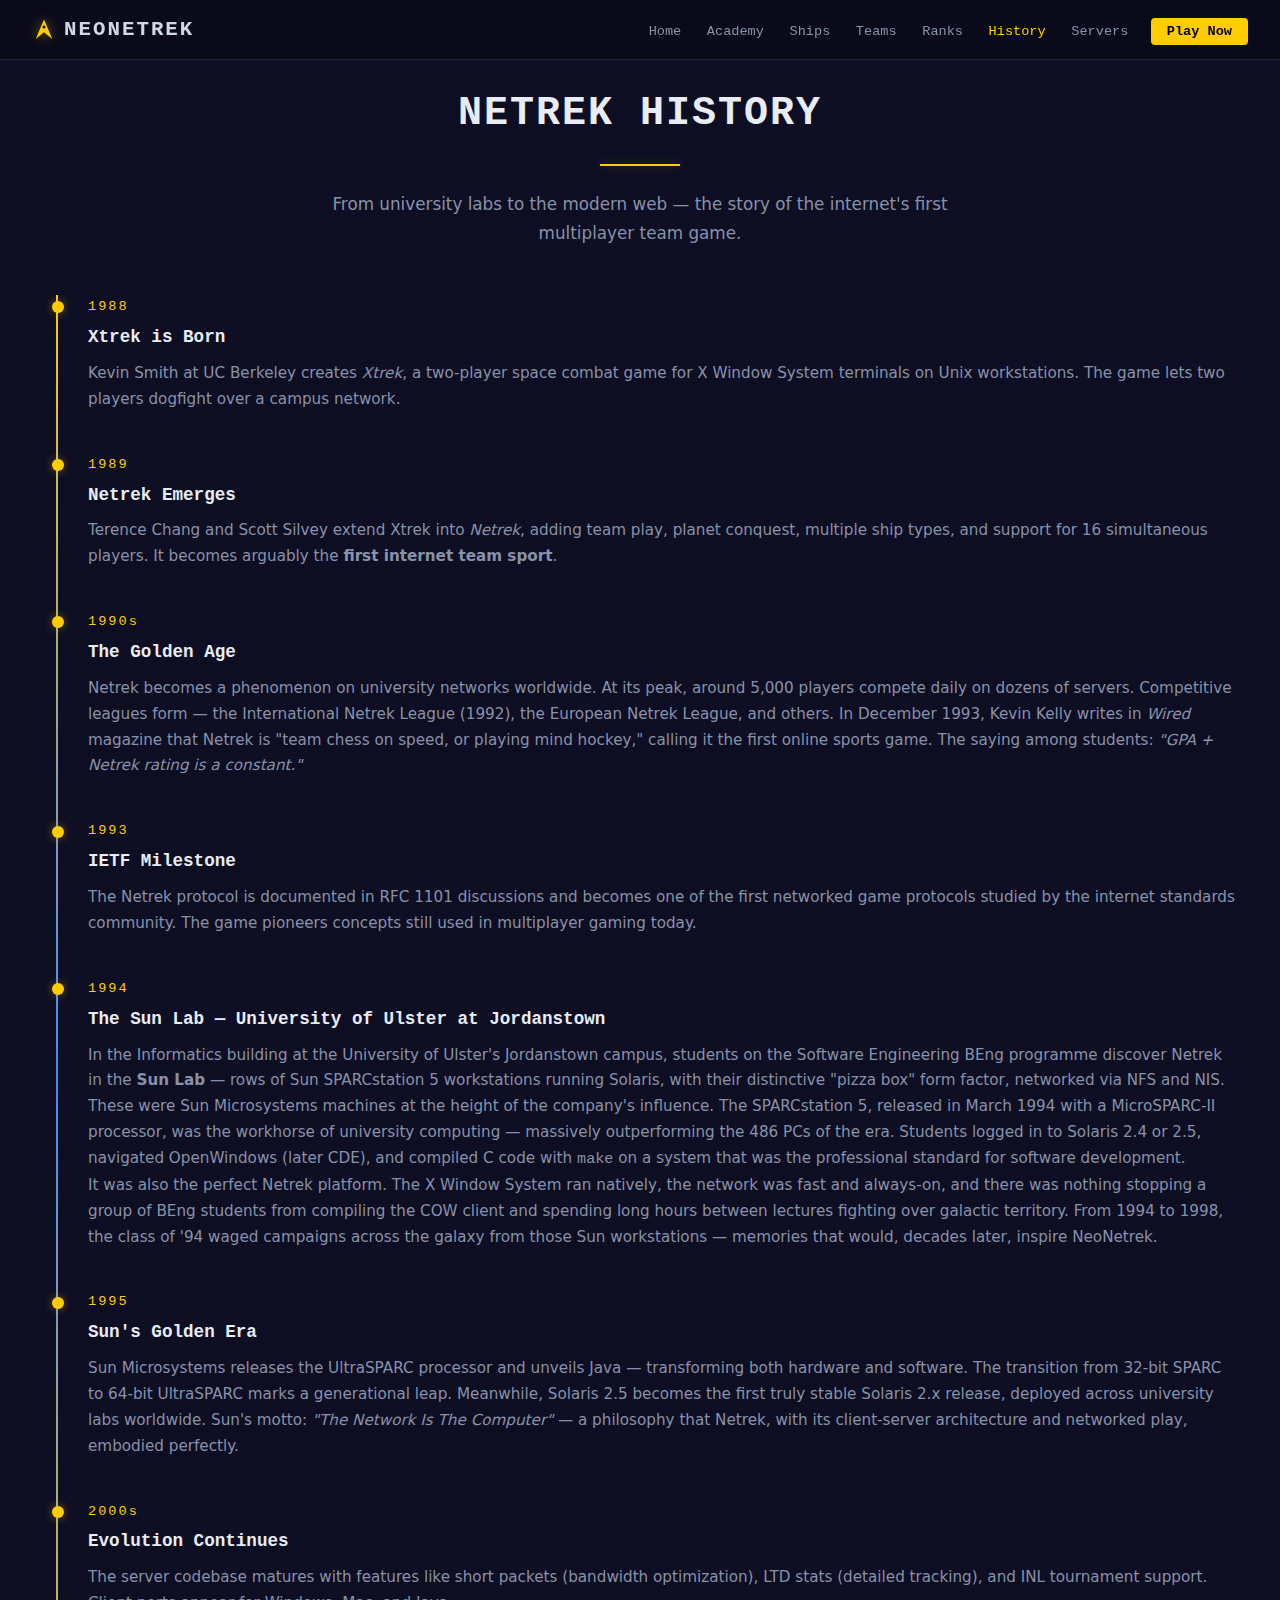
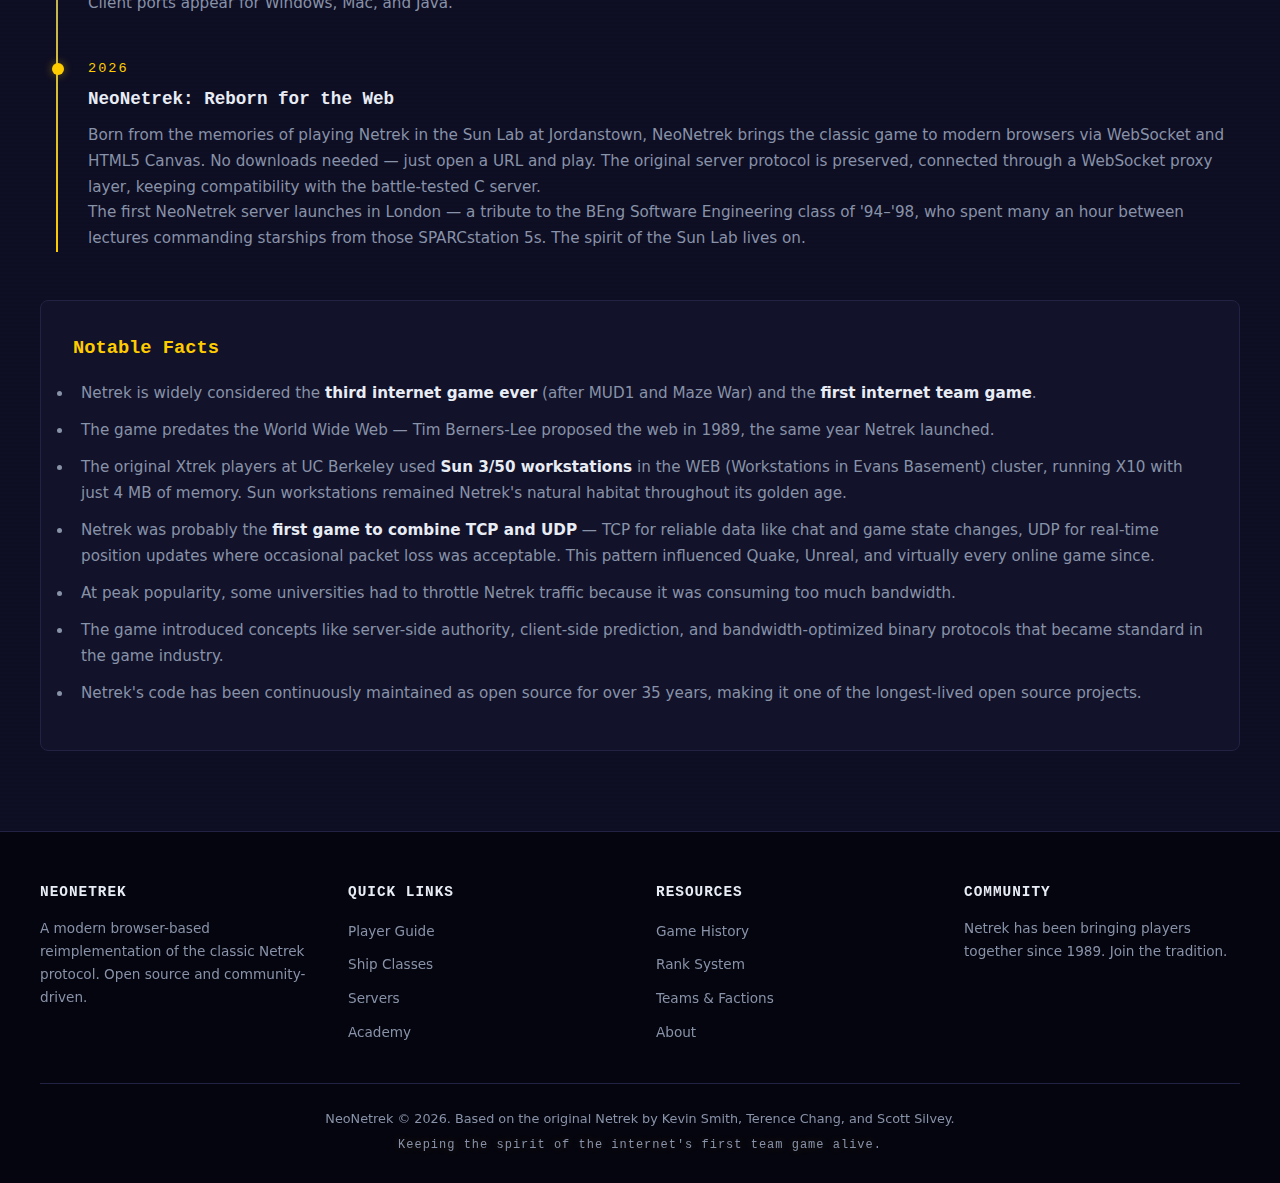
<file: history.html>
<!DOCTYPE html>
<html lang="en">
<head>
  <meta charset="UTF-8">
  <meta name="viewport" content="width=device-width, initial-scale=1.0">
  <title>NeoNetrek - History</title>
  <link rel="icon" type="image/svg+xml" href="favicon.svg">
  <link rel="stylesheet" href="css/style.css">
  <script defer src="https://cloud.umami.is/script.js" data-website-id="e0d481f1-9120-42f4-aa07-5c133b0e5f1d"></script>
</head>
<body>

<canvas id="starfield"></canvas>

<!-- Navigation -->
<nav id="navbar">
  <div class="nav-brand">
    <svg class="logo-icon" viewBox="0 0 32 32" width="24" height="24"><path d="M16,2 L27,28 L16,19 L5,28 Z" fill="currentColor"/><circle cx="16" cy="12" r="2" fill="var(--bg-dark, #0a0a1a)"/></svg>
    <a href="index.html" class="logo-text" style="text-decoration:none;color:inherit">NeoNetrek</a>
  </div>
  <button class="nav-toggle" aria-label="Toggle navigation" onclick="document.getElementById('navbar').classList.toggle('open')">&#9776;</button>
  <ul class="nav-links">
    <li><a href="index.html">Home</a></li>
    <li><a href="academy.html">Academy</a></li>
    <li><a href="ships.html">Ships</a></li>
    <li><a href="teams.html">Teams</a></li>
    <li><a href="ranks.html">Ranks</a></li>
    <li><a href="history.html">History</a></li>
    <li><a href="servers.html">Servers</a></li>
    <li><a href="servers.html" class="btn-play">Play Now</a></li>
  </ul>
</nav>

<!-- History Section -->
<section id="history" class="section section-alt">
  <div class="container">
    <h2 class="section-title">Netrek History</h2>
    <p class="section-intro">From university labs to the modern web &mdash; the story of the internet's first multiplayer team game.</p>

    <div class="timeline">
      <div class="timeline-item">
        <div class="timeline-year">1988</div>
        <div class="timeline-content">
          <h3>Xtrek is Born</h3>
          <p>Kevin Smith at UC Berkeley creates <em>Xtrek</em>, a two-player space combat game for X Window System terminals on Unix workstations. The game lets two players dogfight over a campus network.</p>
        </div>
      </div>

      <div class="timeline-item">
        <div class="timeline-year">1989</div>
        <div class="timeline-content">
          <h3>Netrek Emerges</h3>
          <p>Terence Chang and Scott Silvey extend Xtrek into <em>Netrek</em>, adding team play, planet conquest, multiple ship types, and support for 16 simultaneous players. It becomes arguably the <strong>first internet team sport</strong>.</p>
        </div>
      </div>

      <div class="timeline-item">
        <div class="timeline-year">1990s</div>
        <div class="timeline-content">
          <h3>The Golden Age</h3>
          <p>Netrek becomes a phenomenon on university networks worldwide. At its peak, around 5,000 players compete daily on dozens of servers. Competitive leagues form &mdash; the International Netrek League (1992), the European Netrek League, and others. In December 1993, Kevin Kelly writes in <em>Wired</em> magazine that Netrek is "team chess on speed, or playing mind hockey," calling it the first online sports game. The saying among students: <em>"GPA + Netrek rating is a constant."</em></p>
        </div>
      </div>

      <div class="timeline-item">
        <div class="timeline-year">1993</div>
        <div class="timeline-content">
          <h3>IETF Milestone</h3>
          <p>The Netrek protocol is documented in RFC 1101 discussions and becomes one of the first networked game protocols studied by the internet standards community. The game pioneers concepts still used in multiplayer gaming today.</p>
        </div>
      </div>

      <div class="timeline-item">
        <div class="timeline-year">1994</div>
        <div class="timeline-content">
          <h3>The Sun Lab &mdash; University of Ulster at Jordanstown</h3>
          <p>In the Informatics building at the University of Ulster's Jordanstown campus, students on the Software Engineering BEng programme discover Netrek in the <strong>Sun Lab</strong> &mdash; rows of Sun SPARCstation 5 workstations running Solaris, with their distinctive "pizza box" form factor, networked via NFS and NIS.</p>
          <p>These were Sun Microsystems machines at the height of the company's influence. The SPARCstation 5, released in March 1994 with a MicroSPARC-II processor, was the workhorse of university computing &mdash; massively outperforming the 486 PCs of the era. Students logged in to Solaris 2.4 or 2.5, navigated OpenWindows (later CDE), and compiled C code with <code>make</code> on a system that was the professional standard for software development.</p>
          <p>It was also the perfect Netrek platform. The X Window System ran natively, the network was fast and always-on, and there was nothing stopping a group of BEng students from compiling the COW client and spending long hours between lectures fighting over galactic territory. From 1994 to 1998, the class of '94 waged campaigns across the galaxy from those Sun workstations &mdash; memories that would, decades later, inspire NeoNetrek.</p>
        </div>
      </div>

      <div class="timeline-item">
        <div class="timeline-year">1995</div>
        <div class="timeline-content">
          <h3>Sun's Golden Era</h3>
          <p>Sun Microsystems releases the UltraSPARC processor and unveils Java &mdash; transforming both hardware and software. The transition from 32-bit SPARC to 64-bit UltraSPARC marks a generational leap. Meanwhile, Solaris 2.5 becomes the first truly stable Solaris 2.x release, deployed across university labs worldwide. Sun's motto: <em>"The Network Is The Computer"</em> &mdash; a philosophy that Netrek, with its client-server architecture and networked play, embodied perfectly.</p>
        </div>
      </div>

      <div class="timeline-item">
        <div class="timeline-year">2000s</div>
        <div class="timeline-content">
          <h3>Evolution Continues</h3>
          <p>The server codebase matures with features like short packets (bandwidth optimization), LTD stats (detailed tracking), and INL tournament support. Client ports appear for Windows, Mac, and Java.</p>
        </div>
      </div>

      <div class="timeline-item">
        <div class="timeline-year">2026</div>
        <div class="timeline-content">
          <h3>NeoNetrek: Reborn for the Web</h3>
          <p>Born from the memories of playing Netrek in the Sun Lab at Jordanstown, NeoNetrek brings the classic game to modern browsers via WebSocket and HTML5 Canvas. No downloads needed &mdash; just open a URL and play. The original server protocol is preserved, connected through a WebSocket proxy layer, keeping compatibility with the battle-tested C server.</p>
          <p>The first NeoNetrek server launches in London &mdash; a tribute to the BEng Software Engineering class of '94&ndash;'98, who spent many an hour between lectures commanding starships from those SPARCstation 5s. The spirit of the Sun Lab lives on.</p>
        </div>
      </div>
    </div>

    <div class="history-facts">
      <h3>Notable Facts</h3>
      <ul>
        <li>Netrek is widely considered the <strong>third internet game ever</strong> (after MUD1 and Maze War) and the <strong>first internet team game</strong>.</li>
        <li>The game predates the World Wide Web &mdash; Tim Berners-Lee proposed the web in 1989, the same year Netrek launched.</li>
        <li>The original Xtrek players at UC Berkeley used <strong>Sun 3/50 workstations</strong> in the WEB (Workstations in Evans Basement) cluster, running X10 with just 4 MB of memory. Sun workstations remained Netrek's natural habitat throughout its golden age.</li>
        <li>Netrek was probably the <strong>first game to combine TCP and UDP</strong> &mdash; TCP for reliable data like chat and game state changes, UDP for real-time position updates where occasional packet loss was acceptable. This pattern influenced Quake, Unreal, and virtually every online game since.</li>
        <li>At peak popularity, some universities had to throttle Netrek traffic because it was consuming too much bandwidth.</li>
        <li>The game introduced concepts like server-side authority, client-side prediction, and bandwidth-optimized binary protocols that became standard in the game industry.</li>
        <li>Netrek's code has been continuously maintained as open source for over 35 years, making it one of the longest-lived open source projects.</li>
      </ul>
    </div>
  </div>
</section>

<!-- Footer -->
<footer class="footer">
  <div class="container">
    <div class="footer-grid">
      <div class="footer-col">
        <h4>NeoNetrek</h4>
        <p>A modern browser-based reimplementation of the classic Netrek protocol. Open source and community-driven.</p>
      </div>
      <div class="footer-col">
        <h4>Quick Links</h4>
        <ul>
          <li><a href="academy.html">Player Guide</a></li>
          <li><a href="ships.html">Ship Classes</a></li>
          <li><a href="servers.html">Servers</a></li>
          <li><a href="academy.html">Academy</a></li>
        </ul>
      </div>
      <div class="footer-col">
        <h4>Resources</h4>
        <ul>
          <li><a href="history.html">Game History</a></li>
          <li><a href="ranks.html">Rank System</a></li>
          <li><a href="teams.html">Teams &amp; Factions</a></li>
          <li><a href="index.html">About</a></li>
        </ul>
      </div>
      <div class="footer-col">
        <h4>Community</h4>
        <p>Netrek has been bringing players together since 1989. Join the tradition.</p>
      </div>
    </div>
    <div class="footer-bottom">
      <p>NeoNetrek &copy; 2026. Based on the original Netrek by Kevin Smith, Terence Chang, and Scott Silvey.</p>
      <p class="footer-heritage">Keeping the spirit of the internet's first team game alive.</p>
    </div>
  </div>
</footer>

<script src="js/main.js"></script>
</body>
</html>
</file>
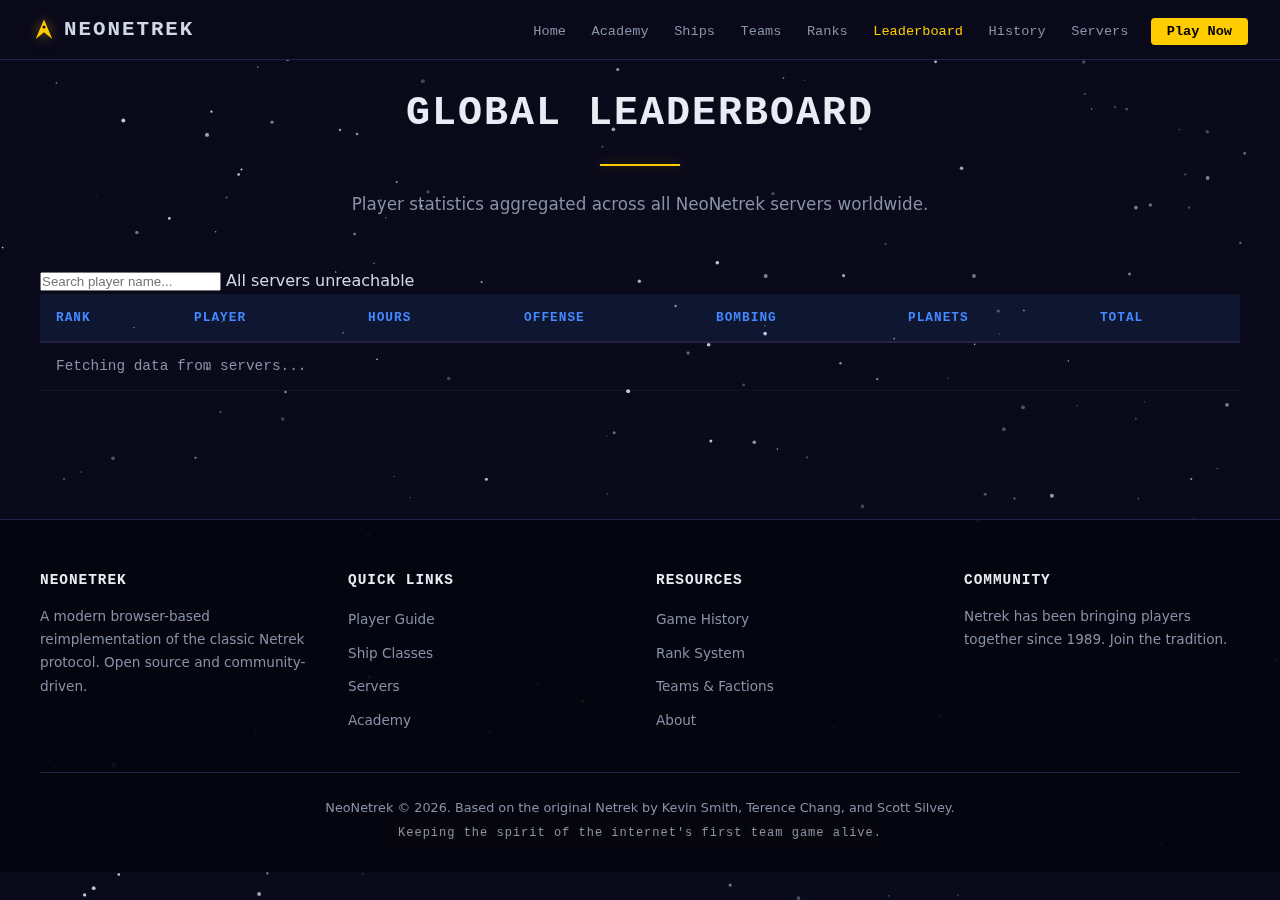
<file: leaderboard.html>
<!DOCTYPE html>
<html lang="en">
<head>
  <meta charset="UTF-8">
  <meta name="viewport" content="width=device-width, initial-scale=1.0">
  <title>NeoNetrek - Global Leaderboard</title>
  <link rel="icon" type="image/svg+xml" href="favicon.svg">
  <link rel="stylesheet" href="css/style.css">
  <script defer src="https://cloud.umami.is/script.js" data-website-id="e0d481f1-9120-42f4-aa07-5c133b0e5f1d"></script>
</head>
<body>

<canvas id="starfield"></canvas>

<!-- Navigation -->
<nav id="navbar">
  <div class="nav-brand">
    <svg class="logo-icon" viewBox="0 0 32 32" width="24" height="24"><path d="M16,2 L27,28 L16,19 L5,28 Z" fill="currentColor"/><circle cx="16" cy="12" r="2" fill="var(--bg-dark, #0a0a1a)"/></svg>
    <a href="index.html" class="logo-text" style="text-decoration:none;color:inherit">NeoNetrek</a>
  </div>
  <button class="nav-toggle" aria-label="Toggle navigation" onclick="document.getElementById('navbar').classList.toggle('open')">&#9776;</button>
  <ul class="nav-links">
    <li><a href="index.html">Home</a></li>
    <li><a href="academy.html">Academy</a></li>
    <li><a href="ships.html">Ships</a></li>
    <li><a href="teams.html">Teams</a></li>
    <li><a href="ranks.html">Ranks</a></li>
    <li><a href="leaderboard.html">Leaderboard</a></li>
    <li><a href="history.html">History</a></li>
    <li><a href="servers.html">Servers</a></li>
    <li><a href="servers.html" class="btn-play">Play Now</a></li>
  </ul>
</nav>

<!-- Leaderboard Section -->
<section id="leaderboard" class="section">
  <div class="container">
    <h2 class="section-title">Global Leaderboard</h2>
    <p class="section-intro">Player statistics aggregated across all NeoNetrek servers worldwide.</p>

    <div class="leaderboard-controls">
      <input type="text" id="leaderboard-search" class="leaderboard-search" placeholder="Search player name..." autocomplete="off">
      <span id="leaderboard-status" class="leaderboard-status">Loading...</span>
    </div>

    <div class="ranks-table-wrap">
      <table class="ranks-table leaderboard-table" id="leaderboard-table">
        <thead>
          <tr>
            <th class="sortable" data-sort="rank">Rank</th>
            <th class="sortable" data-sort="name">Player</th>
            <th class="sortable" data-sort="hours">Hours</th>
            <th class="sortable" data-sort="offense">Offense</th>
            <th class="sortable" data-sort="bombing">Bombing</th>
            <th class="sortable" data-sort="planets">Planets</th>
            <th class="sortable sorted-desc" data-sort="total">Total</th>
          </tr>
        </thead>
        <tbody id="leaderboard-body">
          <tr><td colspan="7" class="leaderboard-loading">Fetching data from servers...</td></tr>
        </tbody>
      </table>
    </div>

    <div id="leaderboard-updated" class="leaderboard-updated"></div>
  </div>
</section>

<!-- Footer -->
<footer class="footer">
  <div class="container">
    <div class="footer-grid">
      <div class="footer-col">
        <h4>NeoNetrek</h4>
        <p>A modern browser-based reimplementation of the classic Netrek protocol. Open source and community-driven.</p>
      </div>
      <div class="footer-col">
        <h4>Quick Links</h4>
        <ul>
          <li><a href="academy.html">Player Guide</a></li>
          <li><a href="ships.html">Ship Classes</a></li>
          <li><a href="servers.html">Servers</a></li>
          <li><a href="academy.html">Academy</a></li>
        </ul>
      </div>
      <div class="footer-col">
        <h4>Resources</h4>
        <ul>
          <li><a href="history.html">Game History</a></li>
          <li><a href="ranks.html">Rank System</a></li>
          <li><a href="teams.html">Teams &amp; Factions</a></li>
          <li><a href="index.html">About</a></li>
        </ul>
      </div>
      <div class="footer-col">
        <h4>Community</h4>
        <p>Netrek has been bringing players together since 1989. Join the tradition.</p>
      </div>
    </div>
    <div class="footer-bottom">
      <p>NeoNetrek &copy; 2026. Based on the original Netrek by Kevin Smith, Terence Chang, and Scott Silvey.</p>
      <p class="footer-heritage">Keeping the spirit of the internet's first team game alive.</p>
    </div>
  </div>
</footer>

<script src="js/leaderboard.js"></script>
<script src="js/main.js"></script>
</body>
</html>
</file>
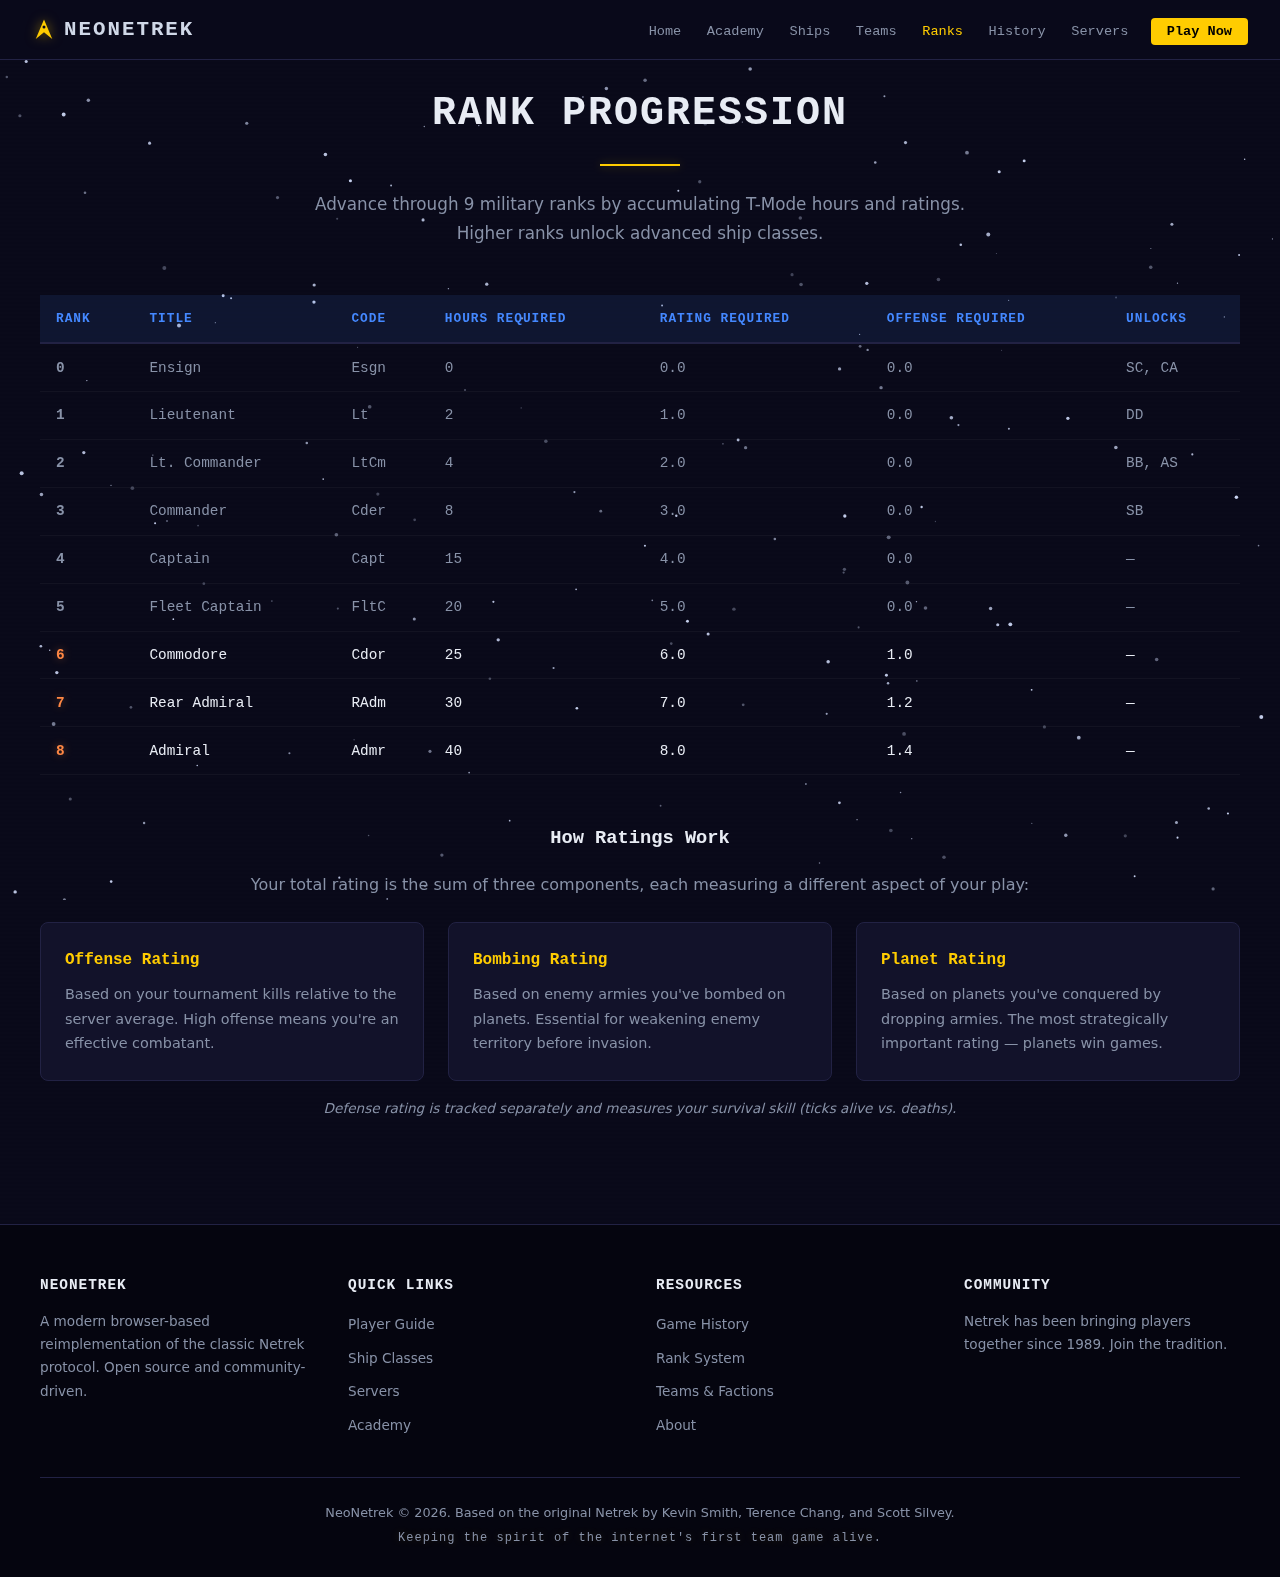
<file: ranks.html>
<!DOCTYPE html>
<html lang="en">
<head>
  <meta charset="UTF-8">
  <meta name="viewport" content="width=device-width, initial-scale=1.0">
  <title>NeoNetrek - Rank Progression</title>
  <link rel="icon" type="image/svg+xml" href="favicon.svg">
  <link rel="stylesheet" href="css/style.css">
  <script defer src="https://cloud.umami.is/script.js" data-website-id="e0d481f1-9120-42f4-aa07-5c133b0e5f1d"></script>
</head>
<body>

<canvas id="starfield"></canvas>

<!-- Navigation -->
<nav id="navbar">
  <div class="nav-brand">
    <svg class="logo-icon" viewBox="0 0 32 32" width="24" height="24"><path d="M16,2 L27,28 L16,19 L5,28 Z" fill="currentColor"/><circle cx="16" cy="12" r="2" fill="var(--bg-dark, #0a0a1a)"/></svg>
    <a href="index.html" class="logo-text" style="text-decoration:none;color:inherit">NeoNetrek</a>
  </div>
  <button class="nav-toggle" aria-label="Toggle navigation" onclick="document.getElementById('navbar').classList.toggle('open')">&#9776;</button>
  <ul class="nav-links">
    <li><a href="index.html">Home</a></li>
    <li><a href="academy.html">Academy</a></li>
    <li><a href="ships.html">Ships</a></li>
    <li><a href="teams.html">Teams</a></li>
    <li><a href="ranks.html">Ranks</a></li>
    <li><a href="history.html">History</a></li>
    <li><a href="servers.html">Servers</a></li>
    <li><a href="servers.html" class="btn-play">Play Now</a></li>
  </ul>
</nav>

<!-- Ranks Section -->
<section id="ranks" class="section">
  <div class="container">
    <h2 class="section-title">Rank Progression</h2>
    <p class="section-intro">Advance through 9 military ranks by accumulating T-Mode hours and ratings. Higher ranks unlock advanced ship classes.</p>

    <div class="ranks-table-wrap">
      <table class="ranks-table">
        <thead>
          <tr>
            <th>Rank</th>
            <th>Title</th>
            <th>Code</th>
            <th>Hours Required</th>
            <th>Rating Required</th>
            <th>Offense Required</th>
            <th>Unlocks</th>
          </tr>
        </thead>
        <tbody>
          <tr><td class="rank-num">0</td><td>Ensign</td><td>Esgn</td><td>0</td><td>0.0</td><td>0.0</td><td>SC, CA</td></tr>
          <tr><td class="rank-num">1</td><td>Lieutenant</td><td>Lt</td><td>2</td><td>1.0</td><td>0.0</td><td>DD</td></tr>
          <tr><td class="rank-num">2</td><td>Lt. Commander</td><td>LtCm</td><td>4</td><td>2.0</td><td>0.0</td><td>BB, AS</td></tr>
          <tr><td class="rank-num">3</td><td>Commander</td><td>Cder</td><td>8</td><td>3.0</td><td>0.0</td><td>SB</td></tr>
          <tr><td class="rank-num">4</td><td>Captain</td><td>Capt</td><td>15</td><td>4.0</td><td>0.0</td><td>&mdash;</td></tr>
          <tr><td class="rank-num">5</td><td>Fleet Captain</td><td>FltC</td><td>20</td><td>5.0</td><td>0.0</td><td>&mdash;</td></tr>
          <tr class="rank-elite"><td class="rank-num">6</td><td>Commodore</td><td>Cdor</td><td>25</td><td>6.0</td><td>1.0</td><td>&mdash;</td></tr>
          <tr class="rank-elite"><td class="rank-num">7</td><td>Rear Admiral</td><td>RAdm</td><td>30</td><td>7.0</td><td>1.2</td><td>&mdash;</td></tr>
          <tr class="rank-elite"><td class="rank-num">8</td><td>Admiral</td><td>Admr</td><td>40</td><td>8.0</td><td>1.4</td><td>&mdash;</td></tr>
        </tbody>
      </table>
    </div>

    <div class="ratings-info">
      <h3>How Ratings Work</h3>
      <p>Your total rating is the sum of three components, each measuring a different aspect of your play:</p>
      <div class="rating-cards">
        <div class="rating-card">
          <h4>Offense Rating</h4>
          <p>Based on your tournament kills relative to the server average. High offense means you're an effective combatant.</p>
        </div>
        <div class="rating-card">
          <h4>Bombing Rating</h4>
          <p>Based on enemy armies you've bombed on planets. Essential for weakening enemy territory before invasion.</p>
        </div>
        <div class="rating-card">
          <h4>Planet Rating</h4>
          <p>Based on planets you've conquered by dropping armies. The most strategically important rating &mdash; planets win games.</p>
        </div>
      </div>
      <p class="rating-note">Defense rating is tracked separately and measures your survival skill (ticks alive vs. deaths).</p>
    </div>
  </div>
</section>

<!-- Footer -->
<footer class="footer">
  <div class="container">
    <div class="footer-grid">
      <div class="footer-col">
        <h4>NeoNetrek</h4>
        <p>A modern browser-based reimplementation of the classic Netrek protocol. Open source and community-driven.</p>
      </div>
      <div class="footer-col">
        <h4>Quick Links</h4>
        <ul>
          <li><a href="academy.html">Player Guide</a></li>
          <li><a href="ships.html">Ship Classes</a></li>
          <li><a href="servers.html">Servers</a></li>
          <li><a href="academy.html">Academy</a></li>
        </ul>
      </div>
      <div class="footer-col">
        <h4>Resources</h4>
        <ul>
          <li><a href="history.html">Game History</a></li>
          <li><a href="ranks.html">Rank System</a></li>
          <li><a href="teams.html">Teams &amp; Factions</a></li>
          <li><a href="index.html">About</a></li>
        </ul>
      </div>
      <div class="footer-col">
        <h4>Community</h4>
        <p>Netrek has been bringing players together since 1989. Join the tradition.</p>
      </div>
    </div>
    <div class="footer-bottom">
      <p>NeoNetrek &copy; 2026. Based on the original Netrek by Kevin Smith, Terence Chang, and Scott Silvey.</p>
      <p class="footer-heritage">Keeping the spirit of the internet's first team game alive.</p>
    </div>
  </div>
</footer>

<script src="js/main.js"></script>
</body>
</html>
</file>
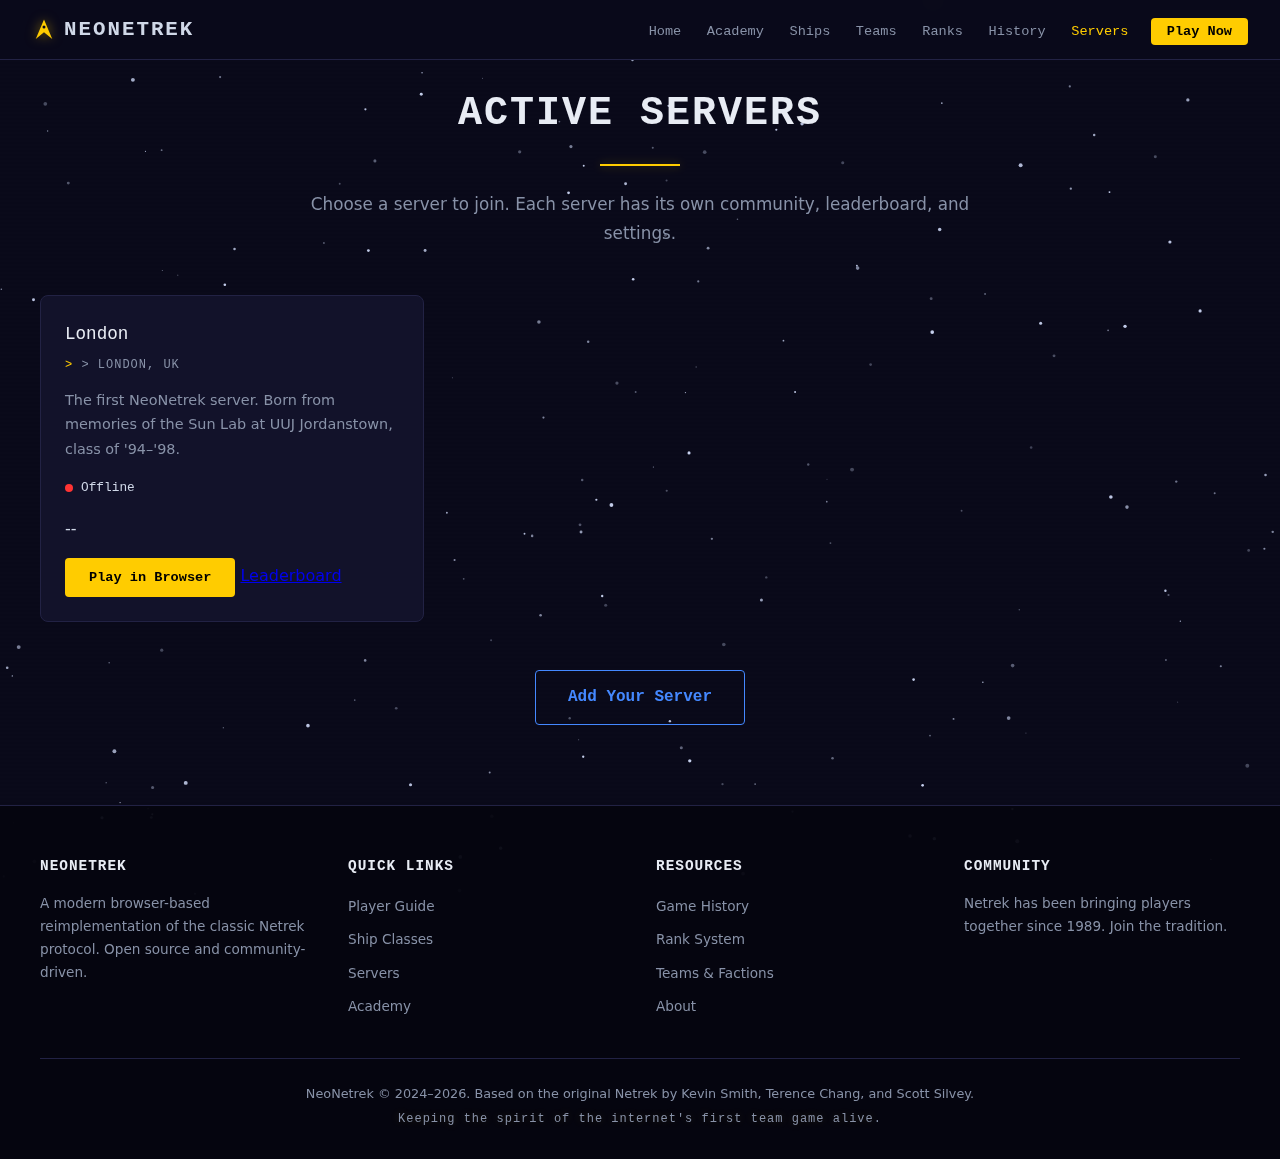
<file: servers.html>
<!DOCTYPE html>
<html lang="en">
<head>
  <meta charset="UTF-8">
  <meta name="viewport" content="width=device-width, initial-scale=1.0">
  <title>NeoNetrek - Active Servers</title>
  <link rel="icon" type="image/svg+xml" href="favicon.svg">
  <link rel="stylesheet" href="css/style.css">
</head>
<body>

<canvas id="starfield"></canvas>

<!-- Navigation -->
<nav id="navbar">
  <div class="nav-brand">
    <svg class="logo-icon" viewBox="0 0 32 32" width="24" height="24"><path d="M16,2 L27,28 L16,19 L5,28 Z" fill="currentColor"/><circle cx="16" cy="12" r="2" fill="var(--bg-dark, #0a0a1a)"/></svg>
    <a href="index.html" class="logo-text" style="text-decoration:none;color:inherit">NeoNetrek</a>
  </div>
  <button class="nav-toggle" aria-label="Toggle navigation" onclick="document.getElementById('navbar').classList.toggle('open')">&#9776;</button>
  <ul class="nav-links">
    <li><a href="index.html">Home</a></li>
    <li><a href="academy.html">Academy</a></li>
    <li><a href="ships.html">Ships</a></li>
    <li><a href="teams.html">Teams</a></li>
    <li><a href="ranks.html">Ranks</a></li>
    <li><a href="history.html">History</a></li>
    <li><a href="servers.html">Servers</a></li>
    <li><a href="servers.html" class="btn-play">Play Now</a></li>
  </ul>
</nav>

<!-- Servers Section -->
<section id="servers" class="section">
  <div class="container">
    <h2 class="section-title">Active Servers</h2>
    <p class="section-intro">Choose a server to join. Each server has its own community, leaderboard, and settings.</p>
    <div class="servers-grid" id="servers-grid">
      <!-- Populated by JS -->
    </div>
    <div style="text-align:center;margin-top:3rem">
      <a class="btn btn-secondary" href="https://github.com/neonetrek/neonetrek.github.io" target="_blank" rel="noopener noreferrer">Add Your Server</a>
    </div>
  </div>
</section>

<!-- Footer -->
<footer class="footer">
  <div class="container">
    <div class="footer-grid">
      <div class="footer-col">
        <h4>NeoNetrek</h4>
        <p>A modern browser-based reimplementation of the classic Netrek protocol. Open source and community-driven.</p>
      </div>
      <div class="footer-col">
        <h4>Quick Links</h4>
        <ul>
          <li><a href="academy.html">Player Guide</a></li>
          <li><a href="ships.html">Ship Classes</a></li>
          <li><a href="servers.html">Servers</a></li>
          <li><a href="academy.html">Academy</a></li>
        </ul>
      </div>
      <div class="footer-col">
        <h4>Resources</h4>
        <ul>
          <li><a href="history.html">Game History</a></li>
          <li><a href="ranks.html">Rank System</a></li>
          <li><a href="teams.html">Teams &amp; Factions</a></li>
          <li><a href="index.html">About</a></li>
        </ul>
      </div>
      <div class="footer-col">
        <h4>Community</h4>
        <p>Netrek has been bringing players together since 1989. Join the tradition.</p>
      </div>
    </div>
    <div class="footer-bottom">
      <p>NeoNetrek &copy; 2024&ndash;2026. Based on the original Netrek by Kevin Smith, Terence Chang, and Scott Silvey.</p>
      <p class="footer-heritage">Keeping the spirit of the internet's first team game alive.</p>
    </div>
  </div>
</footer>

<script src="servers.js"></script>
<script src="js/main.js"></script>
</body>
</html>
</file>
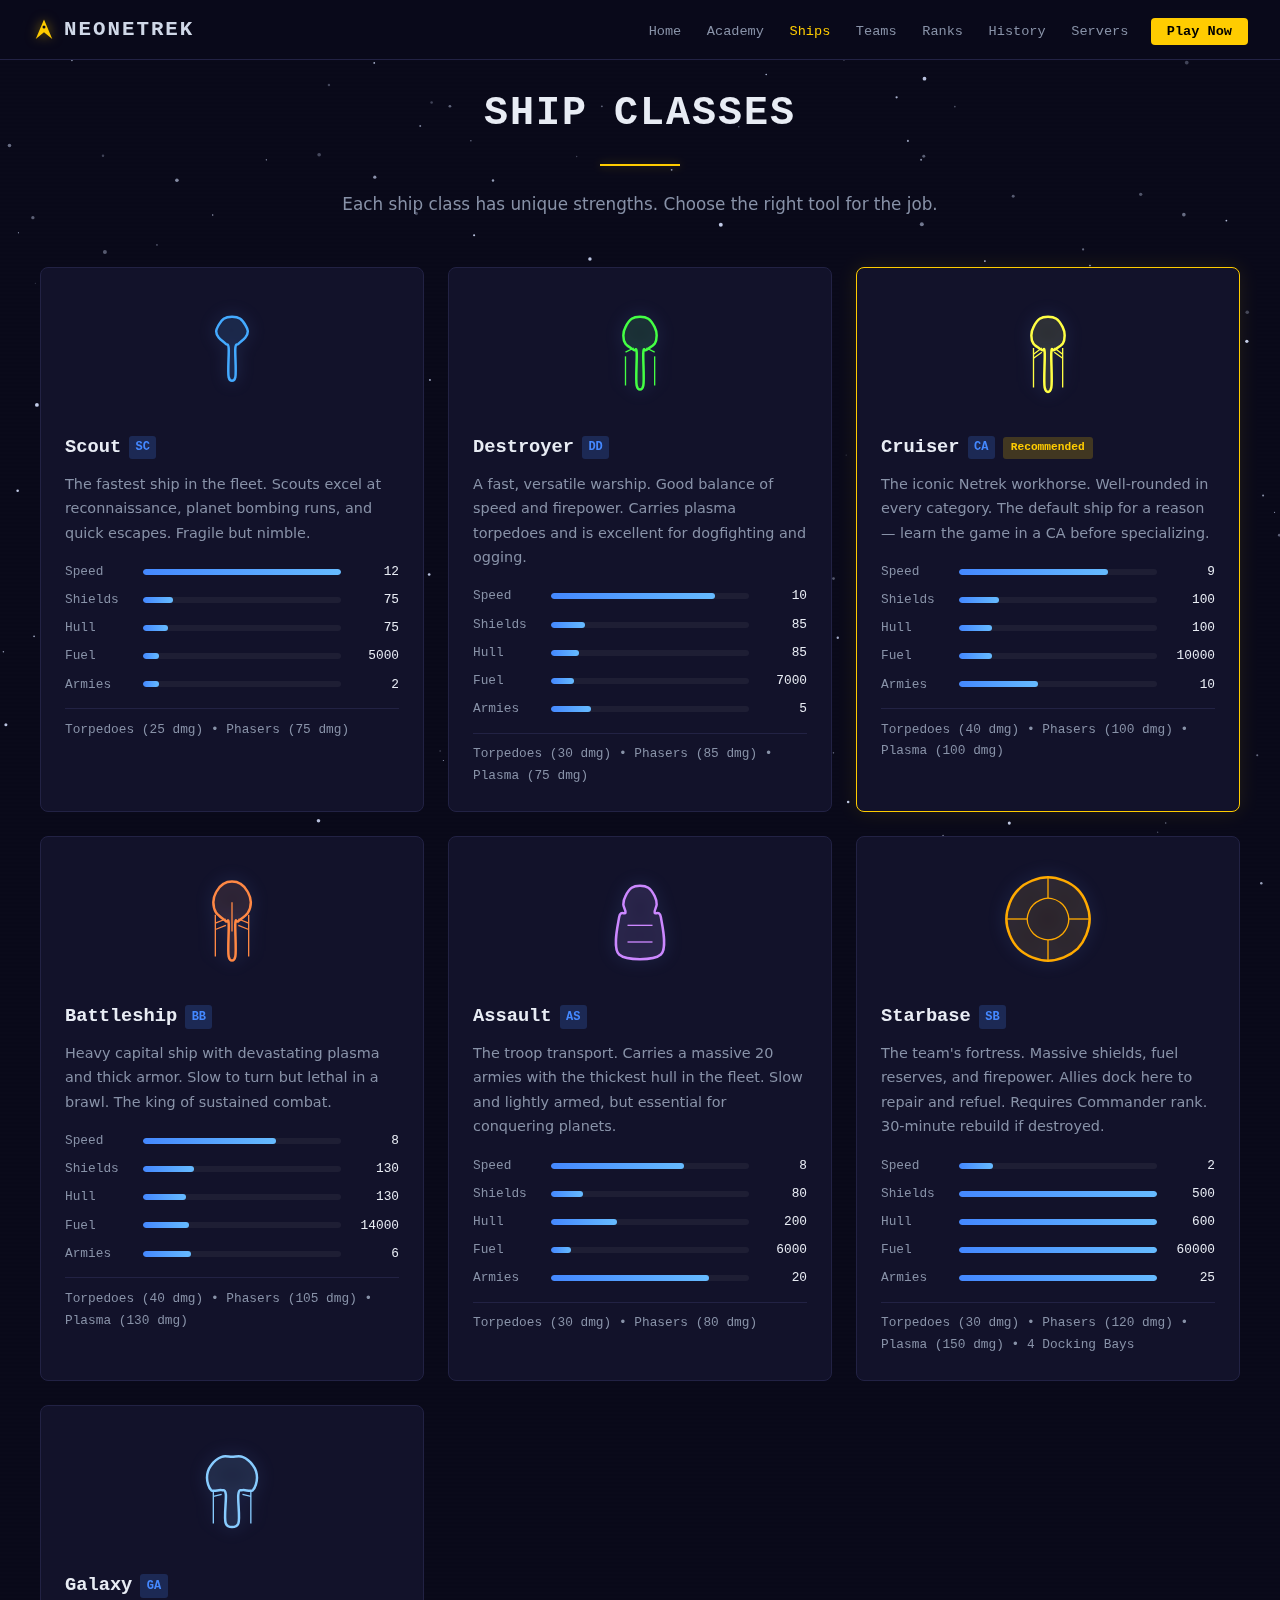
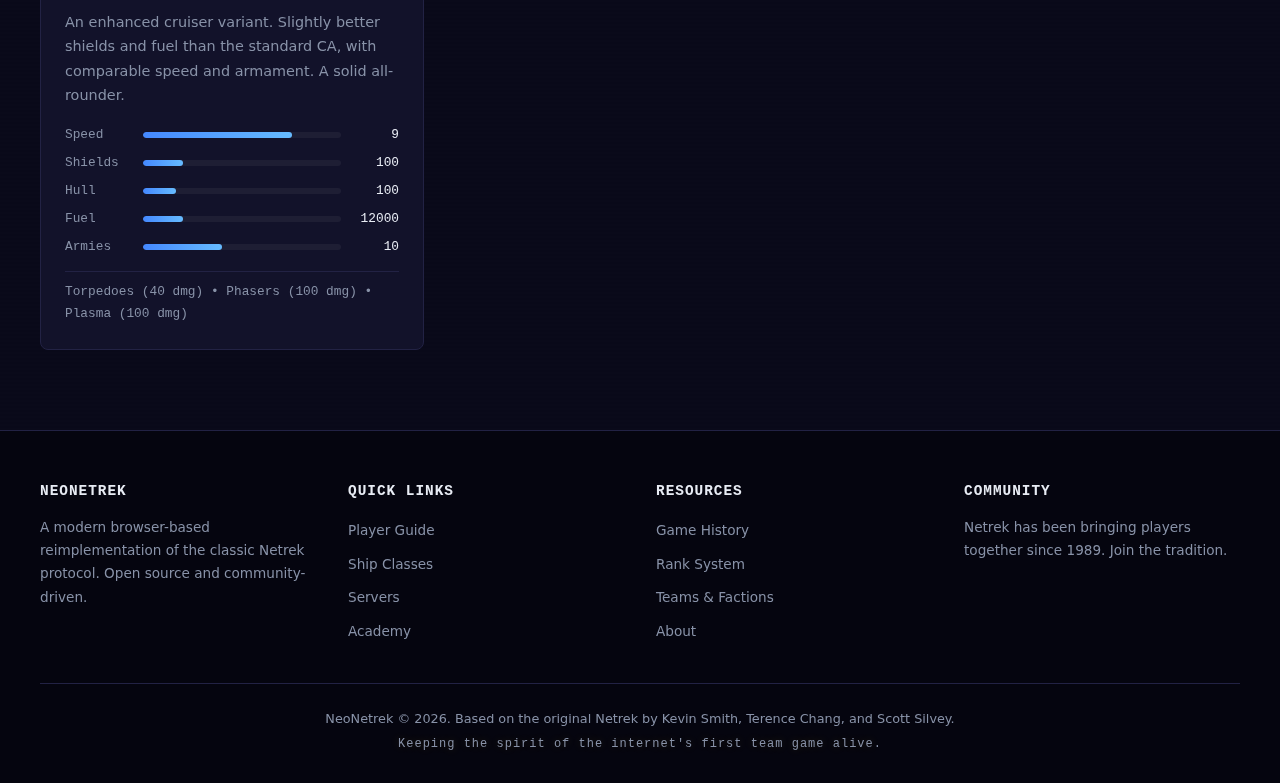
<file: ships.html>
<!DOCTYPE html>
<html lang="en">
<head>
  <meta charset="UTF-8">
  <meta name="viewport" content="width=device-width, initial-scale=1.0">
  <title>NeoNetrek - Ship Classes</title>
  <link rel="icon" type="image/svg+xml" href="favicon.svg">
  <link rel="stylesheet" href="css/style.css">
  <script defer src="https://cloud.umami.is/script.js" data-website-id="e0d481f1-9120-42f4-aa07-5c133b0e5f1d"></script>
</head>
<body>

<canvas id="starfield"></canvas>

<!-- Navigation -->
<nav id="navbar">
  <div class="nav-brand">
    <svg class="logo-icon" viewBox="0 0 32 32" width="24" height="24"><path d="M16,2 L27,28 L16,19 L5,28 Z" fill="currentColor"/><circle cx="16" cy="12" r="2" fill="var(--bg-dark, #0a0a1a)"/></svg>
    <a href="index.html" class="logo-text" style="text-decoration:none;color:inherit">NeoNetrek</a>
  </div>
  <button class="nav-toggle" aria-label="Toggle navigation" onclick="document.getElementById('navbar').classList.toggle('open')">&#9776;</button>
  <ul class="nav-links">
    <li><a href="index.html">Home</a></li>
    <li><a href="academy.html">Academy</a></li>
    <li><a href="ships.html">Ships</a></li>
    <li><a href="teams.html">Teams</a></li>
    <li><a href="ranks.html">Ranks</a></li>
    <li><a href="history.html">History</a></li>
    <li><a href="servers.html">Servers</a></li>
    <li><a href="servers.html" class="btn-play">Play Now</a></li>
  </ul>
</nav>

<!-- Ships Section -->
<section id="ships" class="section">
  <div class="container">
    <h2 class="section-title">Ship Classes</h2>
    <p class="section-intro">Each ship class has unique strengths. Choose the right tool for the job.</p>

    <div class="ships-grid">
      <!-- Scout -->
      <div class="ship-card">
        <div class="ship-visual">
          <svg viewBox="0 0 60 60" width="100" height="100">
            <path d="M30,10 C31.7,10 33.7,10.4 35,11.3 C36.3,12.1 37.3,13.8 38,15 C38.8,16.3 39.5,17.5 39.5,18.8 C39.5,20 39,21.3 38,22.5 C37,23.8 34.8,25.2 33.8,26.3 C32.8,27.3 32.3,25.4 32,28.8 C31.7,32.1 32.7,43.3 32,46.3 C31.3,49.2 28.7,49.2 28,46.3 C27.3,43.3 28.3,32.1 28,28.8 C27.7,25.4 27.3,27.3 26.3,26.3 C25.3,25.2 23,23.8 22,22.5 C21,21.3 20.5,20 20.5,18.8 C20.5,17.5 21.3,16.3 22,15 C22.8,13.8 23.7,12.1 25,11.3 C26.3,10.4 28.3,10 30,10Z" fill="#4af" fill-opacity="0.1" stroke="#4af" stroke-width="1.5"/>
          </svg>
        </div>
        <h3>Scout <span class="ship-code">SC</span></h3>
        <p class="ship-desc">The fastest ship in the fleet. Scouts excel at reconnaissance, planet bombing runs, and quick escapes. Fragile but nimble.</p>
        <div class="ship-stats">
          <div class="stat"><span class="stat-label">Speed</span><div class="stat-bar"><div class="stat-fill" style="width:100%"></div></div><span class="stat-val">12</span></div>
          <div class="stat"><span class="stat-label">Shields</span><div class="stat-bar"><div class="stat-fill" style="width:15%"></div></div><span class="stat-val">75</span></div>
          <div class="stat"><span class="stat-label">Hull</span><div class="stat-bar"><div class="stat-fill" style="width:12.5%"></div></div><span class="stat-val">75</span></div>
          <div class="stat"><span class="stat-label">Fuel</span><div class="stat-bar"><div class="stat-fill" style="width:8.3%"></div></div><span class="stat-val">5000</span></div>
          <div class="stat"><span class="stat-label">Armies</span><div class="stat-bar"><div class="stat-fill" style="width:8%"></div></div><span class="stat-val">2</span></div>
        </div>
        <div class="ship-weapons">Torpedoes (25 dmg) &bull; Phasers (75 dmg)</div>
      </div>

      <!-- Destroyer -->
      <div class="ship-card">
        <div class="ship-visual">
          <svg viewBox="0 0 60 60" width="100" height="100">
            <path d="M30,10 C31.7,10 33.5,10.2 35,11.3 C36.5,12.3 37.9,14.6 38.8,16.3 C39.6,17.9 40,19.6 40,21.3 C40,22.9 39.8,24.8 38.8,26.3 C37.7,27.7 34.9,29.2 33.8,30 C32.6,30.8 32.3,27.7 32,31.3 C31.7,34.8 32.7,47.9 32,51.3 C31.3,54.6 28.7,54.6 28,51.3 C27.3,47.9 28.3,34.8 28,31.3 C27.7,27.7 27.4,30.8 26.3,30 C25.1,29.2 22.3,27.7 21.3,26.3 C20.2,24.8 20,22.9 20,21.3 C20,19.6 20.4,17.9 21.3,16.3 C22.1,14.6 23.5,12.3 25,11.3 C26.5,10.2 28.3,10 30,10Z" fill="#4f4" fill-opacity="0.1" stroke="#4f4" stroke-width="1.5"/>
            <line x1="33.8" y1="28.8" x2="38.8" y2="31.3" stroke="#4f4" stroke-width="0.8"/>
            <line x1="38.8" y1="33.8" x2="38.8" y2="51.3" stroke="#4f4" stroke-width="0.8"/>
            <line x1="26.3" y1="28.8" x2="21.3" y2="31.3" stroke="#4f4" stroke-width="0.8"/>
            <line x1="21.3" y1="33.8" x2="21.3" y2="51.3" stroke="#4f4" stroke-width="0.8"/>
          </svg>
        </div>
        <h3>Destroyer <span class="ship-code">DD</span></h3>
        <p class="ship-desc">A fast, versatile warship. Good balance of speed and firepower. Carries plasma torpedoes and is excellent for dogfighting and ogging.</p>
        <div class="ship-stats">
          <div class="stat"><span class="stat-label">Speed</span><div class="stat-bar"><div class="stat-fill" style="width:83%"></div></div><span class="stat-val">10</span></div>
          <div class="stat"><span class="stat-label">Shields</span><div class="stat-bar"><div class="stat-fill" style="width:17%"></div></div><span class="stat-val">85</span></div>
          <div class="stat"><span class="stat-label">Hull</span><div class="stat-bar"><div class="stat-fill" style="width:14.2%"></div></div><span class="stat-val">85</span></div>
          <div class="stat"><span class="stat-label">Fuel</span><div class="stat-bar"><div class="stat-fill" style="width:11.7%"></div></div><span class="stat-val">7000</span></div>
          <div class="stat"><span class="stat-label">Armies</span><div class="stat-bar"><div class="stat-fill" style="width:20%"></div></div><span class="stat-val">5</span></div>
        </div>
        <div class="ship-weapons">Torpedoes (30 dmg) &bull; Phasers (85 dmg) &bull; Plasma (75 dmg)</div>
      </div>

      <!-- Cruiser -->
      <div class="ship-card ship-card-highlight">
        <div class="ship-visual">
          <svg viewBox="0 0 60 60" width="100" height="100">
            <path d="M30,10 C31.7,10 33.5,10.2 35,11.3 C36.5,12.3 37.9,14.6 38.8,16.3 C39.6,17.9 40,19.6 40,21.3 C40,22.9 39.8,24.8 38.8,26.3 C37.7,27.7 34.9,29.2 33.8,30 C32.6,30.8 32.3,27.5 32,31.3 C31.7,35 32.7,49 32,52.5 C31.3,56 28.7,56 28,52.5 C27.3,49 28.3,35 28,31.3 C27.7,27.5 27.4,30.8 26.3,30 C25.1,29.2 22.3,27.7 21.3,26.3 C20.2,24.8 20,22.9 20,21.3 C20,19.6 20.4,17.9 21.3,16.3 C22.1,14.6 23.5,12.3 25,11.3 C26.5,10.2 28.3,10 30,10Z" fill="#ff4" fill-opacity="0.1" stroke="#ff4" stroke-width="1.5"/>
            <line x1="33.8" y1="28.8" x2="38.8" y2="32.5" stroke="#ff4" stroke-width="0.8"/>
            <line x1="33.8" y1="31.3" x2="38.8" y2="35" stroke="#ff4" stroke-width="0.8"/>
            <line x1="38.8" y1="28.8" x2="38.8" y2="52.5" stroke="#ff4" stroke-width="0.8"/>
            <line x1="26.3" y1="28.8" x2="21.3" y2="32.5" stroke="#ff4" stroke-width="0.8"/>
            <line x1="26.3" y1="31.3" x2="21.3" y2="35" stroke="#ff4" stroke-width="0.8"/>
            <line x1="21.3" y1="28.8" x2="21.3" y2="52.5" stroke="#ff4" stroke-width="0.8"/>
          </svg>
        </div>
        <h3>Cruiser <span class="ship-code">CA</span> <span class="recommended">Recommended</span></h3>
        <p class="ship-desc">The iconic Netrek workhorse. Well-rounded in every category. The default ship for a reason &mdash; learn the game in a CA before specializing.</p>
        <div class="ship-stats">
          <div class="stat"><span class="stat-label">Speed</span><div class="stat-bar"><div class="stat-fill" style="width:75%"></div></div><span class="stat-val">9</span></div>
          <div class="stat"><span class="stat-label">Shields</span><div class="stat-bar"><div class="stat-fill" style="width:20%"></div></div><span class="stat-val">100</span></div>
          <div class="stat"><span class="stat-label">Hull</span><div class="stat-bar"><div class="stat-fill" style="width:16.7%"></div></div><span class="stat-val">100</span></div>
          <div class="stat"><span class="stat-label">Fuel</span><div class="stat-bar"><div class="stat-fill" style="width:16.7%"></div></div><span class="stat-val">10000</span></div>
          <div class="stat"><span class="stat-label">Armies</span><div class="stat-bar"><div class="stat-fill" style="width:40%"></div></div><span class="stat-val">10</span></div>
        </div>
        <div class="ship-weapons">Torpedoes (40 dmg) &bull; Phasers (100 dmg) &bull; Plasma (100 dmg)</div>
      </div>

      <!-- Battleship -->
      <div class="ship-card">
        <div class="ship-visual">
          <svg viewBox="0 0 60 60" width="100" height="100">
            <path d="M30,7.5 C31.7,7.5 33.4,7.7 35,8.8 C36.6,9.8 38.5,11.9 39.5,13.8 C40.5,15.6 41.3,17.9 41.3,20 C41.3,22.1 40.8,24.4 39.5,26.3 C38.3,28.1 35,30.2 33.8,31.3 C32.5,32.3 32.3,29 32,32.5 C31.7,36 32.7,49.2 32,52.5 C31.3,55.8 28.7,55.8 28,52.5 C27.3,49.2 28.3,36 28,32.5 C27.7,29 27.5,32.3 26.3,31.3 C25,30.2 21.8,28.1 20.5,26.3 C19.3,24.4 18.8,22.1 18.8,20 C18.8,17.9 19.5,15.6 20.5,13.8 C21.5,11.9 23.4,9.8 25,8.8 C26.6,7.7 28.3,7.5 30,7.5Z" fill="#f84" fill-opacity="0.1" stroke="#f84" stroke-width="1.5"/>
            <line x1="33.8" y1="30" x2="40" y2="32.5" stroke="#f84" stroke-width="0.8"/>
            <line x1="33.8" y1="33.8" x2="40" y2="36.3" stroke="#f84" stroke-width="0.8"/>
            <line x1="40" y1="27.5" x2="40" y2="52.5" stroke="#f84" stroke-width="0.8"/>
            <line x1="26.3" y1="30" x2="20" y2="32.5" stroke="#f84" stroke-width="0.8"/>
            <line x1="26.3" y1="33.8" x2="20" y2="36.3" stroke="#f84" stroke-width="0.8"/>
            <line x1="20" y1="27.5" x2="20" y2="52.5" stroke="#f84" stroke-width="0.8"/>
            <line x1="30" y1="20" x2="30" y2="37.5" stroke="#f84" stroke-width="0.8"/>
          </svg>
        </div>
        <h3>Battleship <span class="ship-code">BB</span></h3>
        <p class="ship-desc">Heavy capital ship with devastating plasma and thick armor. Slow to turn but lethal in a brawl. The king of sustained combat.</p>
        <div class="ship-stats">
          <div class="stat"><span class="stat-label">Speed</span><div class="stat-bar"><div class="stat-fill" style="width:67%"></div></div><span class="stat-val">8</span></div>
          <div class="stat"><span class="stat-label">Shields</span><div class="stat-bar"><div class="stat-fill" style="width:26%"></div></div><span class="stat-val">130</span></div>
          <div class="stat"><span class="stat-label">Hull</span><div class="stat-bar"><div class="stat-fill" style="width:21.7%"></div></div><span class="stat-val">130</span></div>
          <div class="stat"><span class="stat-label">Fuel</span><div class="stat-bar"><div class="stat-fill" style="width:23.3%"></div></div><span class="stat-val">14000</span></div>
          <div class="stat"><span class="stat-label">Armies</span><div class="stat-bar"><div class="stat-fill" style="width:24%"></div></div><span class="stat-val">6</span></div>
        </div>
        <div class="ship-weapons">Torpedoes (40 dmg) &bull; Phasers (105 dmg) &bull; Plasma (130 dmg)</div>
      </div>

      <!-- Assault -->
      <div class="ship-card">
        <div class="ship-visual">
          <svg viewBox="0 0 60 60" width="100" height="100">
            <path d="M30,10 C31.7,10 33.5,10.2 35,11.3 C36.5,12.3 37.9,14.6 38.8,16.3 C39.6,17.9 40,19.6 40,21.3 C40,22.9 38.3,25 38.8,26.3 C39.2,27.5 41.9,24.6 42.5,28.8 C43.1,32.9 46.7,47.5 42.5,51.3 C38.3,55 21.7,55 17.5,51.3 C13.3,47.5 16.9,32.9 17.5,28.8 C18.1,24.6 20.8,27.5 21.3,26.3 C21.7,25 20,22.9 20,21.3 C20,19.6 20.4,17.9 21.3,16.3 C22.1,14.6 23.5,12.3 25,11.3 C26.5,10.2 28.3,10 30,10Z" fill="#c8f" fill-opacity="0.1" stroke="#c8f" stroke-width="1.5"/>
            <line x1="22.5" y1="33.8" x2="37.5" y2="33.8" stroke="#c8f" stroke-width="0.8"/>
            <line x1="22.5" y1="43.8" x2="37.5" y2="43.8" stroke="#c8f" stroke-width="0.8"/>
          </svg>
        </div>
        <h3>Assault <span class="ship-code">AS</span></h3>
        <p class="ship-desc">The troop transport. Carries a massive 20 armies with the thickest hull in the fleet. Slow and lightly armed, but essential for conquering planets.</p>
        <div class="ship-stats">
          <div class="stat"><span class="stat-label">Speed</span><div class="stat-bar"><div class="stat-fill" style="width:67%"></div></div><span class="stat-val">8</span></div>
          <div class="stat"><span class="stat-label">Shields</span><div class="stat-bar"><div class="stat-fill" style="width:16%"></div></div><span class="stat-val">80</span></div>
          <div class="stat"><span class="stat-label">Hull</span><div class="stat-bar"><div class="stat-fill" style="width:33.3%"></div></div><span class="stat-val">200</span></div>
          <div class="stat"><span class="stat-label">Fuel</span><div class="stat-bar"><div class="stat-fill" style="width:10%"></div></div><span class="stat-val">6000</span></div>
          <div class="stat"><span class="stat-label">Armies</span><div class="stat-bar"><div class="stat-fill" style="width:80%"></div></div><span class="stat-val">20</span></div>
        </div>
        <div class="ship-weapons">Torpedoes (30 dmg) &bull; Phasers (80 dmg)</div>
      </div>

      <!-- Starbase -->
      <div class="ship-card">
        <div class="ship-visual">
          <svg viewBox="0 0 60 60" width="100" height="100">
            <path d="M30,5 C33.2,5 36.5,5.8 39.5,7 C42.5,8.2 45.5,10 47.8,12.3 C50,14.5 51.8,17.5 53,20.5 C54.2,23.5 55,26.8 55,30 C55,33.2 54.2,36.5 53,39.5 C51.8,42.5 50,45.5 47.8,47.8 C45.5,50 42.5,51.8 39.5,53 C36.5,54.2 33.2,55 30,55 C26.8,55 23.5,54.2 20.5,53 C17.5,51.8 14.5,50 12.3,47.8 C10,45.5 8.2,42.5 7,39.5 C5.8,36.5 5,33.2 5,30 C5,26.8 5.8,23.5 7,20.5 C8.2,17.5 10,14.5 12.3,12.3 C14.5,10 17.5,8.2 20.5,7 C23.5,5.8 26.8,5 30,5Z" fill="#fa0" fill-opacity="0.1" stroke="#fa0" stroke-width="1.5"/>
            <path d="M30,17.5 C32.9,17.5 36.7,19.2 38.8,21.3 C40.8,23.3 42.5,27.1 42.5,30 C42.5,32.9 40.8,36.7 38.8,38.8 C36.7,40.8 32.9,42.5 30,42.5 C27.1,42.5 23.3,40.8 21.3,38.8 C19.2,36.7 17.5,32.9 17.5,30 C17.5,27.1 19.2,23.3 21.3,21.3 C23.3,19.2 27.1,17.5 30,17.5Z" fill="none" stroke="#fa0" stroke-width="0.8"/>
            <line x1="30" y1="5" x2="30" y2="17.5" stroke="#fa0" stroke-width="0.8"/>
            <line x1="55" y1="30" x2="42.5" y2="30" stroke="#fa0" stroke-width="0.8"/>
            <line x1="30" y1="55" x2="30" y2="42.5" stroke="#fa0" stroke-width="0.8"/>
            <line x1="5" y1="30" x2="17.5" y2="30" stroke="#fa0" stroke-width="0.8"/>
          </svg>
        </div>
        <h3>Starbase <span class="ship-code">SB</span></h3>
        <p class="ship-desc">The team's fortress. Massive shields, fuel reserves, and firepower. Allies dock here to repair and refuel. Requires Commander rank. 30-minute rebuild if destroyed.</p>
        <div class="ship-stats">
          <div class="stat"><span class="stat-label">Speed</span><div class="stat-bar"><div class="stat-fill" style="width:17%"></div></div><span class="stat-val">2</span></div>
          <div class="stat"><span class="stat-label">Shields</span><div class="stat-bar"><div class="stat-fill" style="width:100%"></div></div><span class="stat-val">500</span></div>
          <div class="stat"><span class="stat-label">Hull</span><div class="stat-bar"><div class="stat-fill" style="width:100%"></div></div><span class="stat-val">600</span></div>
          <div class="stat"><span class="stat-label">Fuel</span><div class="stat-bar"><div class="stat-fill" style="width:100%"></div></div><span class="stat-val">60000</span></div>
          <div class="stat"><span class="stat-label">Armies</span><div class="stat-bar"><div class="stat-fill" style="width:100%"></div></div><span class="stat-val">25</span></div>
        </div>
        <div class="ship-weapons">Torpedoes (30 dmg) &bull; Phasers (120 dmg) &bull; Plasma (150 dmg) &bull; 4 Docking Bays</div>
      </div>

      <!-- Galaxy -->
      <div class="ship-card">
        <div class="ship-visual">
          <svg viewBox="0 0 60 60" width="100" height="100">
            <path d="M30,11.3 C32.1,11.3 34.2,10.4 36.3,11.3 C38.3,12.1 41,14.2 42.5,16.3 C44,18.3 45,21.3 45,23.8 C45,26.3 44,30 42.5,31.3 C41,32.5 37.7,30.8 36.3,31.3 C34.8,31.7 34.2,30.4 33.8,33.8 C33.3,37.1 35,48.3 33.8,51.3 C32.5,54.2 27.5,54.2 26.3,51.3 C25,48.3 26.7,37.1 26.3,33.8 C25.8,30.4 25.2,31.7 23.8,31.3 C22.3,30.8 19,32.5 17.5,31.3 C16,30 15,26.3 15,23.8 C15,21.3 16,18.3 17.5,16.3 C19,14.2 21.7,12.1 23.8,11.3 C25.8,10.4 27.9,11.3 30,11.3Z" fill="#8cf" fill-opacity="0.1" stroke="#8cf" stroke-width="1.5"/>
            <line x1="36.3" y1="33.8" x2="41.3" y2="35" stroke="#8cf" stroke-width="0.8"/>
            <line x1="41.3" y1="31.3" x2="41.3" y2="51.3" stroke="#8cf" stroke-width="0.8"/>
            <line x1="23.8" y1="33.8" x2="18.8" y2="35" stroke="#8cf" stroke-width="0.8"/>
            <line x1="18.8" y1="31.3" x2="18.8" y2="51.3" stroke="#8cf" stroke-width="0.8"/>
          </svg>
        </div>
        <h3>Galaxy <span class="ship-code">GA</span></h3>
        <p class="ship-desc">An enhanced cruiser variant. Slightly better shields and fuel than the standard CA, with comparable speed and armament. A solid all-rounder.</p>
        <div class="ship-stats">
          <div class="stat"><span class="stat-label">Speed</span><div class="stat-bar"><div class="stat-fill" style="width:75%"></div></div><span class="stat-val">9</span></div>
          <div class="stat"><span class="stat-label">Shields</span><div class="stat-bar"><div class="stat-fill" style="width:20%"></div></div><span class="stat-val">100</span></div>
          <div class="stat"><span class="stat-label">Hull</span><div class="stat-bar"><div class="stat-fill" style="width:16.7%"></div></div><span class="stat-val">100</span></div>
          <div class="stat"><span class="stat-label">Fuel</span><div class="stat-bar"><div class="stat-fill" style="width:20%"></div></div><span class="stat-val">12000</span></div>
          <div class="stat"><span class="stat-label">Armies</span><div class="stat-bar"><div class="stat-fill" style="width:40%"></div></div><span class="stat-val">10</span></div>
        </div>
        <div class="ship-weapons">Torpedoes (40 dmg) &bull; Phasers (100 dmg) &bull; Plasma (100 dmg)</div>
      </div>
    </div>
  </div>
</section>

<!-- Footer -->
<footer class="footer">
  <div class="container">
    <div class="footer-grid">
      <div class="footer-col">
        <h4>NeoNetrek</h4>
        <p>A modern browser-based reimplementation of the classic Netrek protocol. Open source and community-driven.</p>
      </div>
      <div class="footer-col">
        <h4>Quick Links</h4>
        <ul>
          <li><a href="academy.html">Player Guide</a></li>
          <li><a href="ships.html">Ship Classes</a></li>
          <li><a href="servers.html">Servers</a></li>
          <li><a href="academy.html">Academy</a></li>
        </ul>
      </div>
      <div class="footer-col">
        <h4>Resources</h4>
        <ul>
          <li><a href="history.html">Game History</a></li>
          <li><a href="ranks.html">Rank System</a></li>
          <li><a href="teams.html">Teams &amp; Factions</a></li>
          <li><a href="index.html">About</a></li>
        </ul>
      </div>
      <div class="footer-col">
        <h4>Community</h4>
        <p>Netrek has been bringing players together since 1989. Join the tradition.</p>
      </div>
    </div>
    <div class="footer-bottom">
      <p>NeoNetrek &copy; 2026. Based on the original Netrek by Kevin Smith, Terence Chang, and Scott Silvey.</p>
      <p class="footer-heritage">Keeping the spirit of the internet's first team game alive.</p>
    </div>
  </div>
</footer>

<script src="js/main.js"></script>
</body>
</html>
</file>
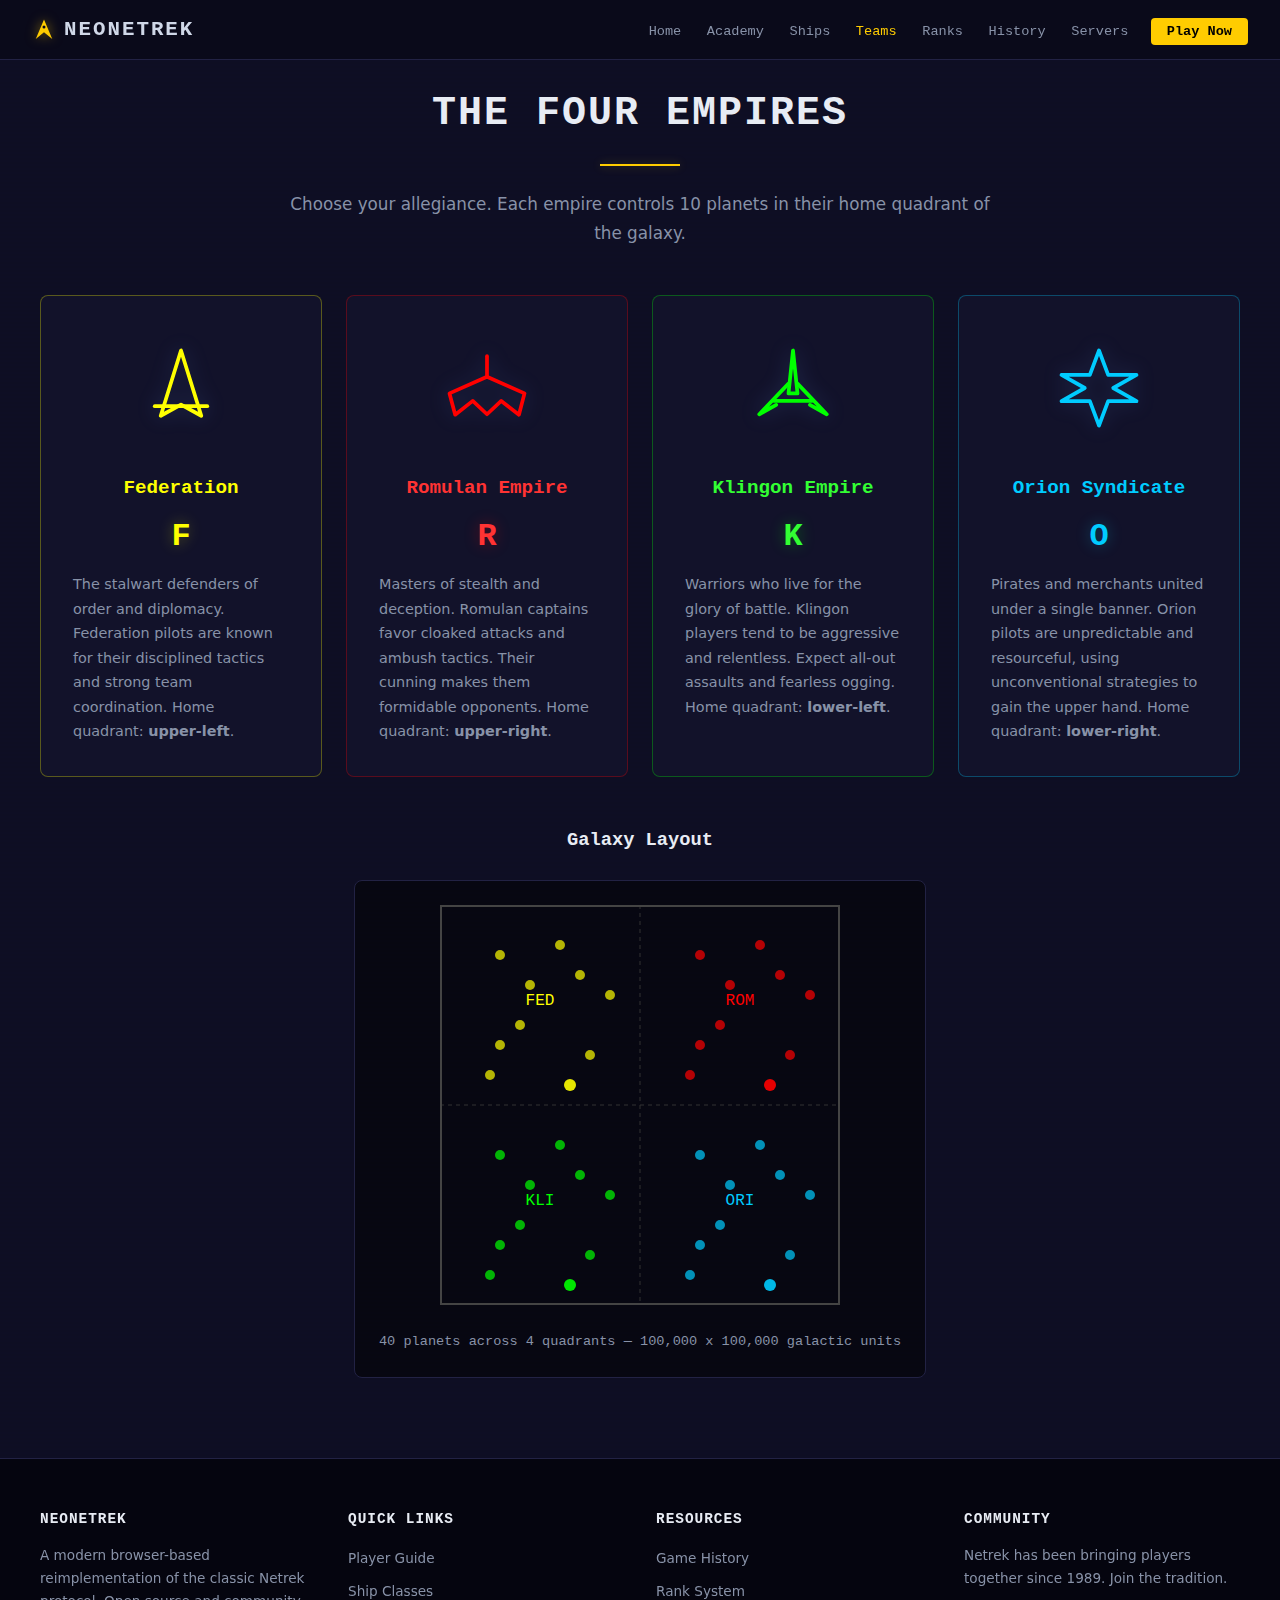
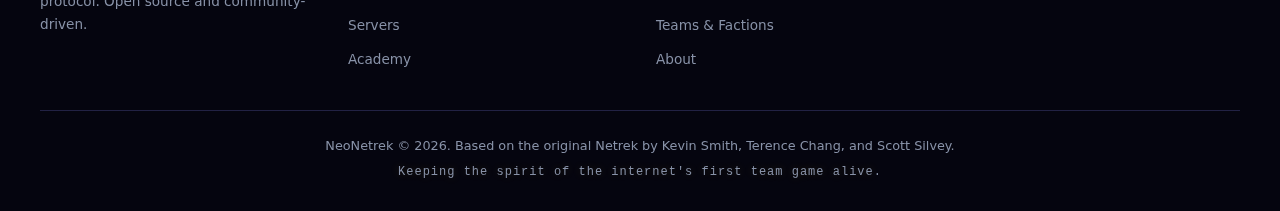
<file: teams.html>
<!DOCTYPE html>
<html lang="en">
<head>
  <meta charset="UTF-8">
  <meta name="viewport" content="width=device-width, initial-scale=1.0">
  <title>NeoNetrek - The Four Empires</title>
  <link rel="icon" type="image/svg+xml" href="favicon.svg">
  <link rel="stylesheet" href="css/style.css">
  <script defer src="https://cloud.umami.is/script.js" data-website-id="e0d481f1-9120-42f4-aa07-5c133b0e5f1d"></script>
</head>
<body>

<canvas id="starfield"></canvas>

<!-- Navigation -->
<nav id="navbar">
  <div class="nav-brand">
    <svg class="logo-icon" viewBox="0 0 32 32" width="24" height="24"><path d="M16,2 L27,28 L16,19 L5,28 Z" fill="currentColor"/><circle cx="16" cy="12" r="2" fill="var(--bg-dark, #0a0a1a)"/></svg>
    <a href="index.html" class="logo-text" style="text-decoration:none;color:inherit">NeoNetrek</a>
  </div>
  <button class="nav-toggle" aria-label="Toggle navigation" onclick="document.getElementById('navbar').classList.toggle('open')">&#9776;</button>
  <ul class="nav-links">
    <li><a href="index.html">Home</a></li>
    <li><a href="academy.html">Academy</a></li>
    <li><a href="ships.html">Ships</a></li>
    <li><a href="teams.html">Teams</a></li>
    <li><a href="ranks.html">Ranks</a></li>
    <li><a href="history.html">History</a></li>
    <li><a href="servers.html">Servers</a></li>
    <li><a href="servers.html" class="btn-play">Play Now</a></li>
  </ul>
</nav>

<!-- Teams Section -->
<section id="teams" class="section section-alt">
  <div class="container">
    <h2 class="section-title">The Four Empires</h2>
    <p class="section-intro">Choose your allegiance. Each empire controls 10 planets in their home quadrant of the galaxy.</p>

    <div class="teams-grid">
      <div class="team-card team-fed">
        <div class="team-emblem">
          <svg viewBox="0 0 80 80" width="120" height="120">
            <!-- Delta / chevron — from drawTeamLogo FED -->
            <path d="M40,15 L26.5,58.5 40,51.1 53.5,58.5 Z" fill="none" stroke="#ffff00" stroke-width="2.5" stroke-linejoin="round" stroke-linecap="round"/>
            <line x1="22.5" y1="52.1" x2="57.5" y2="52.1" stroke="#ffff00" stroke-width="2.5" stroke-linecap="round"/>
          </svg>
        </div>
        <h3>Federation</h3>
        <p class="team-letter">F</p>
        <p>The stalwart defenders of order and diplomacy. Federation pilots are known for their disciplined tactics and strong team coordination. Home quadrant: <strong>upper-left</strong>.</p>
      </div>

      <div class="team-card team-rom">
        <div class="team-emblem">
          <svg viewBox="0 0 80 80" width="120" height="120">
            <!-- Raptor wings — from drawTeamLogo ROM -->
            <path d="M40,32.5 L15,43.6 18.8,57.8 30.5,48.6 40,57.5 49.5,48.6 61.3,57.8 65,43.6 40,32.5 Z" fill="none" stroke="#ff0000" stroke-width="2.5" stroke-linejoin="round" stroke-linecap="round"/>
            <line x1="40" y1="32.5" x2="40" y2="18.8" stroke="#ff0000" stroke-width="2.5" stroke-linecap="round"/>
          </svg>
        </div>
        <h3>Romulan Empire</h3>
        <p class="team-letter">R</p>
        <p>Masters of stealth and deception. Romulan captains favor cloaked attacks and ambush tactics. Their cunning makes them formidable opponents. Home quadrant: <strong>upper-right</strong>.</p>
      </div>

      <div class="team-card team-kli">
        <div class="team-emblem">
          <svg viewBox="0 0 80 80" width="120" height="120">
            <!-- Trefoil — from drawTeamLogo KLI -->
            <!-- Central blade -->
            <path d="M40,15 L37,43.6 43,43.6 Z" fill="none" stroke="#00ff00" stroke-width="2.5" stroke-linejoin="round" stroke-linecap="round"/>
            <!-- Left wing -->
            <polyline points="37,37.1 17.5,57.5 28.8,51.3" fill="none" stroke="#00ff00" stroke-width="2.5" stroke-linejoin="round" stroke-linecap="round"/>
            <!-- Right wing -->
            <polyline points="43,37.1 62.5,57.5 51.3,51.3" fill="none" stroke="#00ff00" stroke-width="2.5" stroke-linejoin="round" stroke-linecap="round"/>
            <!-- Crossbar -->
            <line x1="27.5" y1="48.6" x2="52.5" y2="48.6" stroke="#00ff00" stroke-width="2.5" stroke-linecap="round"/>
          </svg>
        </div>
        <h3>Klingon Empire</h3>
        <p class="team-letter">K</p>
        <p>Warriors who live for the glory of battle. Klingon players tend to be aggressive and relentless. Expect all-out assaults and fearless ogging. Home quadrant: <strong>lower-left</strong>.</p>
      </div>

      <div class="team-card team-ori">
        <div class="team-emblem">
          <svg viewBox="0 0 80 80" width="120" height="120">
            <!-- 8-pointed compass star — from drawTeamLogo ORI -->
            <polygon points="40,15 46.1,31.3 65,31.3 49.5,40 65,48.8 46.1,48.8 40,65 33.9,48.8 15,48.8 30.5,40 15,31.3 33.9,31.3" fill="none" stroke="#00ccff" stroke-width="2.5" stroke-linejoin="round" stroke-linecap="round"/>
          </svg>
        </div>
        <h3>Orion Syndicate</h3>
        <p class="team-letter">O</p>
        <p>Pirates and merchants united under a single banner. Orion pilots are unpredictable and resourceful, using unconventional strategies to gain the upper hand. Home quadrant: <strong>lower-right</strong>.</p>
      </div>
    </div>

    <div class="galaxy-map">
      <h3>Galaxy Layout</h3>
      <div class="map-visual">
        <svg viewBox="0 0 400 400" width="400" height="400" class="galaxy-svg">
          <!-- Grid -->
          <line x1="200" y1="0" x2="200" y2="400" stroke="#333" stroke-width="1" stroke-dasharray="4"/>
          <line x1="0" y1="200" x2="400" y2="200" stroke="#333" stroke-width="1" stroke-dasharray="4"/>
          <!-- Quadrant labels -->
          <text x="100" y="100" text-anchor="middle" fill="#ffff00" font-size="16" font-family="monospace">FED</text>
          <text x="300" y="100" text-anchor="middle" fill="#ff0000" font-size="16" font-family="monospace">ROM</text>
          <text x="100" y="300" text-anchor="middle" fill="#00ff00" font-size="16" font-family="monospace">KLI</text>
          <text x="300" y="300" text-anchor="middle" fill="#00ccff" font-size="16" font-family="monospace">ORI</text>
          <!-- Planets (10 per team, scattered in quadrants) -->
          <circle cx="60" cy="50" r="5" fill="#ffff00" opacity="0.7"/><circle cx="140" cy="70" r="5" fill="#ffff00" opacity="0.7"/>
          <circle cx="80" cy="120" r="5" fill="#ffff00" opacity="0.7"/><circle cx="150" cy="150" r="5" fill="#ffff00" opacity="0.7"/>
          <circle cx="50" cy="170" r="5" fill="#ffff00" opacity="0.7"/><circle cx="120" cy="40" r="5" fill="#ffff00" opacity="0.7"/>
          <circle cx="170" cy="90" r="5" fill="#ffff00" opacity="0.7"/><circle cx="90" cy="80" r="5" fill="#ffff00" opacity="0.7"/>
          <circle cx="60" cy="140" r="5" fill="#ffff00" opacity="0.7"/><circle cx="130" cy="180" r="6" fill="#ffff00" opacity="0.9"/>

          <circle cx="260" cy="50" r="5" fill="#ff0000" opacity="0.7"/><circle cx="340" cy="70" r="5" fill="#ff0000" opacity="0.7"/>
          <circle cx="280" cy="120" r="5" fill="#ff0000" opacity="0.7"/><circle cx="350" cy="150" r="5" fill="#ff0000" opacity="0.7"/>
          <circle cx="250" cy="170" r="5" fill="#ff0000" opacity="0.7"/><circle cx="320" cy="40" r="5" fill="#ff0000" opacity="0.7"/>
          <circle cx="370" cy="90" r="5" fill="#ff0000" opacity="0.7"/><circle cx="290" cy="80" r="5" fill="#ff0000" opacity="0.7"/>
          <circle cx="260" cy="140" r="5" fill="#ff0000" opacity="0.7"/><circle cx="330" cy="180" r="6" fill="#ff0000" opacity="0.9"/>

          <circle cx="60" cy="250" r="5" fill="#00ff00" opacity="0.7"/><circle cx="140" cy="270" r="5" fill="#00ff00" opacity="0.7"/>
          <circle cx="80" cy="320" r="5" fill="#00ff00" opacity="0.7"/><circle cx="150" cy="350" r="5" fill="#00ff00" opacity="0.7"/>
          <circle cx="50" cy="370" r="5" fill="#00ff00" opacity="0.7"/><circle cx="120" cy="240" r="5" fill="#00ff00" opacity="0.7"/>
          <circle cx="170" cy="290" r="5" fill="#00ff00" opacity="0.7"/><circle cx="90" cy="280" r="5" fill="#00ff00" opacity="0.7"/>
          <circle cx="60" cy="340" r="5" fill="#00ff00" opacity="0.7"/><circle cx="130" cy="380" r="6" fill="#00ff00" opacity="0.9"/>

          <circle cx="260" cy="250" r="5" fill="#00ccff" opacity="0.7"/><circle cx="340" cy="270" r="5" fill="#00ccff" opacity="0.7"/>
          <circle cx="280" cy="320" r="5" fill="#00ccff" opacity="0.7"/><circle cx="350" cy="350" r="5" fill="#00ccff" opacity="0.7"/>
          <circle cx="250" cy="370" r="5" fill="#00ccff" opacity="0.7"/><circle cx="320" cy="240" r="5" fill="#00ccff" opacity="0.7"/>
          <circle cx="370" cy="290" r="5" fill="#00ccff" opacity="0.7"/><circle cx="290" cy="280" r="5" fill="#00ccff" opacity="0.7"/>
          <circle cx="260" cy="340" r="5" fill="#00ccff" opacity="0.7"/><circle cx="330" cy="380" r="6" fill="#00ccff" opacity="0.9"/>
          <!-- Border -->
          <rect x="1" y="1" width="398" height="398" fill="none" stroke="#444" stroke-width="2"/>
        </svg>
        <p class="map-caption">40 planets across 4 quadrants &mdash; 100,000 x 100,000 galactic units</p>
      </div>
    </div>
  </div>
</section>

<!-- Footer -->
<footer class="footer">
  <div class="container">
    <div class="footer-grid">
      <div class="footer-col">
        <h4>NeoNetrek</h4>
        <p>A modern browser-based reimplementation of the classic Netrek protocol. Open source and community-driven.</p>
      </div>
      <div class="footer-col">
        <h4>Quick Links</h4>
        <ul>
          <li><a href="academy.html">Player Guide</a></li>
          <li><a href="ships.html">Ship Classes</a></li>
          <li><a href="servers.html">Servers</a></li>
          <li><a href="academy.html">Academy</a></li>
        </ul>
      </div>
      <div class="footer-col">
        <h4>Resources</h4>
        <ul>
          <li><a href="history.html">Game History</a></li>
          <li><a href="ranks.html">Rank System</a></li>
          <li><a href="teams.html">Teams &amp; Factions</a></li>
          <li><a href="index.html">About</a></li>
        </ul>
      </div>
      <div class="footer-col">
        <h4>Community</h4>
        <p>Netrek has been bringing players together since 1989. Join the tradition.</p>
      </div>
    </div>
    <div class="footer-bottom">
      <p>NeoNetrek &copy; 2026. Based on the original Netrek by Kevin Smith, Terence Chang, and Scott Silvey.</p>
      <p class="footer-heritage">Keeping the spirit of the internet's first team game alive.</p>
    </div>
  </div>
</footer>

<script src="js/main.js"></script>
</body>
</html>
</file>
<file: css/style.css>
/* ==========================================================================
   NeoNetrek Companion Website - Space Theme Stylesheet
   ========================================================================== */

/* ---------- Reset & Base ---------- */
*, *::before, *::after { margin: 0; padding: 0; box-sizing: border-box; }

:root {
  --bg-primary: #0a0a1a;
  --bg-secondary: #0e0e24;
  --bg-card: #12122a;
  --bg-card-hover: #1a1a3a;
  --text-primary: #d0d8e8;
  --text-secondary: #8892a8;
  --text-heading: #e8ecf4;
  --accent-gold: #ffcc00;
  --accent-blue: #4488ff;
  --team-fed: #ffff00;
  --team-rom: #ff3333;
  --team-kli: #33ff33;
  --team-ori: #00ccff;
  --glow-fed: rgba(255,255,0,0.3);
  --glow-rom: rgba(255,0,0,0.3);
  --glow-kli: rgba(0,255,0,0.3);
  --glow-ori: rgba(0,204,255,0.3);
  --border-color: #222244;
  --font-mono: 'Courier New', 'Fira Code', monospace;
  --font-sans: 'Segoe UI', system-ui, -apple-system, sans-serif;
  --nav-height: 60px;
}

html {
  scroll-behavior: smooth;
  scroll-padding-top: var(--nav-height);
}

body {
  background: var(--bg-primary);
  color: var(--text-primary);
  font-family: var(--font-sans);
  line-height: 1.7;
  overflow-x: hidden;
}

/* ---------- Starfield Canvas ---------- */
#starfield {
  position: fixed;
  top: 0; left: 0;
  width: 100%; height: 100%;
  z-index: 0;
  pointer-events: none;
}

/* ---------- Navigation ---------- */
#navbar {
  position: fixed;
  top: 0; left: 0; right: 0;
  height: var(--nav-height);
  background: rgba(10,10,26,0.92);
  backdrop-filter: blur(12px);
  border-bottom: 1px solid var(--border-color);
  display: flex;
  align-items: center;
  justify-content: space-between;
  padding: 0 2rem;
  z-index: 1000;
}

.nav-brand {
  display: flex;
  align-items: center;
  gap: 0.5rem;
}

.logo-icon {
  color: var(--accent-gold);
  filter: drop-shadow(0 0 6px rgba(255,204,0,0.5));
  vertical-align: middle;
}

.logo-text {
  font-family: var(--font-mono);
  font-size: 1.3rem;
  font-weight: bold;
  color: var(--text-heading);
  letter-spacing: 2px;
  text-transform: uppercase;
}

.nav-toggle {
  display: none;
  background: none;
  border: 1px solid var(--border-color);
  color: var(--text-primary);
  font-size: 1.4rem;
  padding: 0.3rem 0.6rem;
  cursor: pointer;
  border-radius: 4px;
}

.nav-links {
  list-style: none;
  display: flex;
  gap: 0.2rem;
  align-items: center;
}

.nav-links a {
  color: var(--text-secondary);
  text-decoration: none;
  font-size: 0.85rem;
  padding: 0.4rem 0.7rem;
  border-radius: 4px;
  transition: color 0.2s, background 0.2s;
  font-family: var(--font-mono);
}

.nav-links a:hover {
  color: var(--text-heading);
  background: rgba(255,255,255,0.05);
}

.nav-links .btn-play {
  background: var(--accent-gold);
  color: #000 !important;
  font-weight: bold;
  padding: 0.4rem 1rem;
  margin-left: 0.5rem;
}

.nav-links .btn-play:hover {
  background: #ffe044;
  box-shadow: 0 0 15px rgba(255,204,0,0.4);
}

/* ---------- Hero ---------- */
.hero {
  position: relative;
  min-height: 100vh;
  display: flex;
  align-items: center;
  justify-content: center;
  text-align: center;
  padding: 6rem 2rem 4rem;
  z-index: 1;
  overflow: hidden;
}

.hero::before {
  content: '';
  position: absolute;
  top: 0; left: 0; right: 0; bottom: 0;
  background: radial-gradient(ellipse at center, rgba(40,40,120,0.2) 0%, transparent 70%);
  pointer-events: none;
}

.hero-content {
  position: relative;
  max-width: 800px;
}

.hero-content h1 {
  font-family: var(--font-mono);
  font-size: clamp(2.5rem, 8vw, 5rem);
  color: var(--text-heading);
  letter-spacing: 6px;
  text-transform: uppercase;
  margin-bottom: 1rem;
  text-shadow: 0 0 40px rgba(68,136,255,0.3), 0 0 80px rgba(68,136,255,0.1);
}

.tagline {
  font-size: clamp(1rem, 2.5vw, 1.4rem);
  color: var(--accent-gold);
  font-family: var(--font-mono);
  margin-bottom: 1rem;
  text-shadow: 0 0 20px rgba(255,204,0,0.3);
}

.subtitle {
  font-size: 1.1rem;
  color: var(--text-secondary);
  margin-bottom: 2.5rem;
  max-width: 600px;
  margin-left: auto;
  margin-right: auto;
}

.hero-ships {
  position: absolute;
  top: 0; left: 0; right: 0; bottom: 0;
  pointer-events: none;
  overflow: hidden;
}

.hero-ship {
  position: absolute;
  opacity: 0.15;
  animation: float 20s ease-in-out infinite;
}

.ship-fed { top: 15%; left: 8%; animation-delay: 0s; }
.ship-rom { top: 20%; right: 12%; animation-delay: -5s; }
.ship-kli { bottom: 25%; left: 15%; animation-delay: -10s; }
.ship-ori { bottom: 20%; right: 8%; animation-delay: -15s; }

@keyframes float {
  0%, 100% { transform: translateY(0) rotate(0deg); }
  25% { transform: translateY(-20px) rotate(3deg); }
  50% { transform: translateY(10px) rotate(-2deg); }
  75% { transform: translateY(-15px) rotate(1deg); }
}

.hero-buttons {
  display: flex;
  gap: 1rem;
  justify-content: center;
  flex-wrap: wrap;
}

/* ---------- Buttons ---------- */
.btn {
  display: inline-block;
  padding: 0.8rem 2rem;
  border-radius: 4px;
  text-decoration: none;
  font-family: var(--font-mono);
  font-weight: bold;
  font-size: 1rem;
  transition: all 0.3s;
  cursor: pointer;
  border: none;
}

.btn-primary {
  background: var(--accent-gold);
  color: #000;
  box-shadow: 0 0 20px rgba(255,204,0,0.2);
}

.btn-primary:hover {
  background: #ffe044;
  box-shadow: 0 0 30px rgba(255,204,0,0.4);
  transform: translateY(-2px);
}

.btn-secondary {
  background: transparent;
  color: var(--accent-blue);
  border: 1px solid var(--accent-blue);
}

.btn-secondary:hover {
  background: rgba(68,136,255,0.1);
  box-shadow: 0 0 20px rgba(68,136,255,0.2);
  transform: translateY(-2px);
}

.btn-large {
  padding: 1rem 3rem;
  font-size: 1.2rem;
}

/* ---------- Sections ---------- */
.section {
  position: relative;
  z-index: 1;
  padding: 5rem 2rem;
}

.section-alt {
  background: var(--bg-secondary);
}

.container {
  max-width: 1200px;
  margin: 0 auto;
}

.section-title {
  font-family: var(--font-mono);
  font-size: clamp(1.8rem, 4vw, 2.5rem);
  color: var(--text-heading);
  text-align: center;
  margin-bottom: 0.5rem;
  letter-spacing: 2px;
  text-transform: uppercase;
}

.section-title::after {
  content: '';
  display: block;
  width: 80px;
  height: 2px;
  background: var(--accent-gold);
  margin: 1rem auto 0;
  box-shadow: 0 0 10px rgba(255,204,0,0.3);
}

.section-intro {
  text-align: center;
  color: var(--text-secondary);
  max-width: 700px;
  margin: 1.5rem auto 3rem;
  font-size: 1.05rem;
}

/* ---------- About Cards ---------- */
.about-grid {
  display: grid;
  grid-template-columns: repeat(auto-fit, minmax(250px, 1fr));
  gap: 1.5rem;
}

.about-card {
  background: var(--bg-card);
  border: 1px solid var(--border-color);
  border-radius: 8px;
  padding: 2rem;
  text-align: center;
  transition: transform 0.3s, border-color 0.3s;
}

.about-card:hover {
  transform: translateY(-4px);
  border-color: var(--accent-blue);
}

.card-icon {
  font-size: 2.5rem;
  margin-bottom: 1rem;
  color: var(--accent-gold);
}

.about-card h3 {
  font-family: var(--font-mono);
  color: var(--text-heading);
  margin-bottom: 0.8rem;
  font-size: 1.1rem;
}

.about-card p {
  color: var(--text-secondary);
  font-size: 0.95rem;
}

/* ---------- Player Guide ---------- */
.guide-toc {
  background: var(--bg-card);
  border: 1px solid var(--border-color);
  border-radius: 8px;
  padding: 2rem;
  margin-bottom: 2rem;
}

.guide-toc h3 {
  font-family: var(--font-mono);
  color: var(--accent-gold);
  margin-bottom: 1rem;
}

.guide-toc ol {
  padding-left: 1.5rem;
  display: grid;
  grid-template-columns: repeat(auto-fit, minmax(300px, 1fr));
  gap: 0.5rem;
}

.guide-toc li {
  color: var(--text-secondary);
  font-size: 0.95rem;
}

.guide-sections {
  display: grid;
  gap: 2rem;
}

.guide-block {
  background: var(--bg-card);
  border: 1px solid var(--border-color);
  border-radius: 8px;
  padding: 2rem;
}

.guide-block h3 {
  font-family: var(--font-mono);
  color: var(--accent-gold);
  margin-bottom: 1rem;
  font-size: 1.1rem;
}

.guide-block p, .guide-block li {
  color: var(--text-secondary);
  margin-bottom: 0.8rem;
}

.guide-block ol, .guide-block ul {
  padding-left: 1.5rem;
}

.guide-block strong {
  color: var(--text-heading);
}

kbd {
  display: inline-block;
  background: #1a1a3a;
  border: 1px solid #444;
  border-radius: 4px;
  padding: 0.15rem 0.5rem;
  font-family: var(--font-mono);
  font-size: 0.85rem;
  color: var(--accent-gold);
  box-shadow: 0 1px 2px rgba(0,0,0,0.4);
  min-width: 1.8rem;
  text-align: center;
}

.keybind-grid {
  display: grid;
  grid-template-columns: repeat(auto-fill, minmax(200px, 1fr));
  gap: 0.6rem;
}

.keybind {
  display: flex;
  align-items: center;
  gap: 0.8rem;
  padding: 0.4rem;
}

.keybind span {
  color: var(--text-secondary);
  font-size: 0.9rem;
}

/* ---------- Ships ---------- */
.ships-grid {
  display: grid;
  grid-template-columns: repeat(auto-fill, minmax(320px, 1fr));
  gap: 1.5rem;
}

.ship-card {
  background: var(--bg-card);
  border: 1px solid var(--border-color);
  border-radius: 8px;
  padding: 1.5rem;
  transition: transform 0.3s, border-color 0.3s;
}

.ship-card:hover {
  transform: translateY(-4px);
  border-color: var(--accent-blue);
}

.ship-card-highlight {
  border-color: var(--accent-gold);
  box-shadow: 0 0 20px rgba(255,204,0,0.1);
}

.ship-visual {
  text-align: center;
  margin-bottom: 1rem;
  padding: 0.5rem;
}

.ship-visual svg {
  filter: drop-shadow(0 0 8px rgba(100,150,255,0.3));
}

.ship-card h3 {
  font-family: var(--font-mono);
  color: var(--text-heading);
  margin-bottom: 0.5rem;
  display: flex;
  align-items: center;
  gap: 0.5rem;
}

.ship-code {
  background: rgba(68,136,255,0.2);
  color: var(--accent-blue);
  font-size: 0.75rem;
  padding: 0.1rem 0.4rem;
  border-radius: 3px;
}

.recommended {
  background: rgba(255,204,0,0.2);
  color: var(--accent-gold);
  font-size: 0.7rem;
  padding: 0.1rem 0.5rem;
  border-radius: 3px;
}

.ship-desc {
  color: var(--text-secondary);
  font-size: 0.9rem;
  margin-bottom: 1rem;
}

.ship-stats {
  display: grid;
  gap: 0.4rem;
  margin-bottom: 0.8rem;
}

.stat {
  display: grid;
  grid-template-columns: 70px 1fr 50px;
  align-items: center;
  gap: 0.5rem;
  font-size: 0.8rem;
}

.stat-label {
  color: var(--text-secondary);
  font-family: var(--font-mono);
}

.stat-bar {
  height: 6px;
  background: rgba(255,255,255,0.05);
  border-radius: 3px;
  overflow: hidden;
}

.stat-fill {
  height: 100%;
  background: linear-gradient(90deg, var(--accent-blue), #66bbff);
  border-radius: 3px;
  transition: width 0.5s;
}

.stat-val {
  color: var(--text-heading);
  font-family: var(--font-mono);
  text-align: right;
  font-size: 0.8rem;
}

.ship-weapons {
  color: var(--text-secondary);
  font-size: 0.8rem;
  font-family: var(--font-mono);
  border-top: 1px solid var(--border-color);
  padding-top: 0.6rem;
}

/* ---------- Teams ---------- */
.teams-grid {
  display: grid;
  grid-template-columns: repeat(auto-fit, minmax(260px, 1fr));
  gap: 1.5rem;
  margin-bottom: 3rem;
}

.team-card {
  background: var(--bg-card);
  border: 1px solid var(--border-color);
  border-radius: 8px;
  padding: 2rem;
  text-align: center;
  transition: transform 0.3s, box-shadow 0.3s;
}

.team-card:hover { transform: translateY(-4px); }

.team-fed { border-color: rgba(255,255,0,0.3); }
.team-fed:hover { box-shadow: 0 0 30px var(--glow-fed); }
.team-rom { border-color: rgba(255,0,0,0.3); }
.team-rom:hover { box-shadow: 0 0 30px var(--glow-rom); }
.team-kli { border-color: rgba(0,255,0,0.3); }
.team-kli:hover { box-shadow: 0 0 30px var(--glow-kli); }
.team-ori { border-color: rgba(0,204,255,0.3); }
.team-ori:hover { box-shadow: 0 0 30px var(--glow-ori); }

.team-emblem {
  margin-bottom: 1rem;
}

.team-emblem svg {
  filter: drop-shadow(0 0 10px rgba(100,150,255,0.2));
}

.team-card h3 {
  font-family: var(--font-mono);
  color: var(--text-heading);
  font-size: 1.2rem;
  margin-bottom: 0.3rem;
}

.team-fed h3 { color: var(--team-fed); }
.team-rom h3 { color: var(--team-rom); }
.team-kli h3 { color: var(--team-kli); }
.team-ori h3 { color: var(--team-ori); }

.team-letter {
  font-family: var(--font-mono);
  font-size: 2rem;
  font-weight: bold;
  margin-bottom: 0.5rem;
}

.team-fed .team-letter { color: var(--team-fed); text-shadow: 0 0 15px var(--glow-fed); }
.team-rom .team-letter { color: var(--team-rom); text-shadow: 0 0 15px var(--glow-rom); }
.team-kli .team-letter { color: var(--team-kli); text-shadow: 0 0 15px var(--glow-kli); }
.team-ori .team-letter { color: var(--team-ori); text-shadow: 0 0 15px var(--glow-ori); }

.team-card p:last-child {
  color: var(--text-secondary);
  font-size: 0.9rem;
  text-align: left;
}

/* Galaxy Map */
.galaxy-map {
  text-align: center;
}

.galaxy-map h3 {
  font-family: var(--font-mono);
  color: var(--text-heading);
  margin-bottom: 1.5rem;
}

.map-visual {
  display: inline-block;
  background: rgba(0,0,0,0.5);
  border: 1px solid var(--border-color);
  border-radius: 8px;
  padding: 1.5rem;
}

.galaxy-svg {
  max-width: 100%;
  height: auto;
}

.map-caption {
  color: var(--text-secondary);
  font-size: 0.85rem;
  font-family: var(--font-mono);
  margin-top: 1rem;
}

/* ---------- Ranks Table ---------- */
.ranks-table-wrap {
  overflow-x: auto;
  margin-bottom: 3rem;
}

.ranks-table {
  width: 100%;
  border-collapse: collapse;
  font-family: var(--font-mono);
  font-size: 0.9rem;
}

.ranks-table th {
  background: rgba(68,136,255,0.1);
  color: var(--accent-blue);
  padding: 0.8rem 1rem;
  text-align: left;
  border-bottom: 2px solid var(--border-color);
  font-size: 0.8rem;
  text-transform: uppercase;
  letter-spacing: 1px;
}

.ranks-table td {
  padding: 0.7rem 1rem;
  border-bottom: 1px solid rgba(255,255,255,0.04);
  color: var(--text-secondary);
}

.ranks-table tr:hover td {
  background: rgba(255,255,255,0.02);
}

.rank-num {
  color: var(--accent-gold);
  font-weight: bold;
}

.rank-elite td {
  color: var(--text-heading);
}

.rank-elite .rank-num {
  color: #ff8844;
  text-shadow: 0 0 8px rgba(255,136,68,0.4);
}

/* Rating cards */
.ratings-info h3 {
  font-family: var(--font-mono);
  color: var(--text-heading);
  margin-bottom: 1rem;
  text-align: center;
}

.ratings-info > p {
  text-align: center;
  color: var(--text-secondary);
  margin-bottom: 1.5rem;
}

.rating-cards {
  display: grid;
  grid-template-columns: repeat(auto-fit, minmax(250px, 1fr));
  gap: 1.5rem;
  margin-bottom: 1rem;
}

.rating-card {
  background: var(--bg-card);
  border: 1px solid var(--border-color);
  border-radius: 8px;
  padding: 1.5rem;
}

.rating-card h4 {
  font-family: var(--font-mono);
  color: var(--accent-gold);
  margin-bottom: 0.5rem;
}

.rating-card p {
  color: var(--text-secondary);
  font-size: 0.9rem;
}

.rating-note {
  text-align: center;
  color: var(--text-secondary);
  font-size: 0.85rem;
  font-style: italic;
}

/* ---------- Timeline ---------- */
.timeline {
  position: relative;
  padding-left: 3rem;
  margin-bottom: 3rem;
}

.timeline::before {
  content: '';
  position: absolute;
  left: 1rem;
  top: 0;
  bottom: 0;
  width: 2px;
  background: linear-gradient(to bottom, var(--accent-gold), var(--accent-blue), var(--accent-gold));
}

.timeline-item {
  position: relative;
  margin-bottom: 2.5rem;
}

.timeline-item::before {
  content: '';
  position: absolute;
  left: -2.25rem;
  top: 0.4rem;
  width: 12px;
  height: 12px;
  background: var(--accent-gold);
  border-radius: 50%;
  box-shadow: 0 0 10px rgba(255,204,0,0.4);
}

.timeline-year {
  font-family: var(--font-mono);
  font-size: 0.85rem;
  color: var(--accent-gold);
  margin-bottom: 0.3rem;
  letter-spacing: 2px;
}

.timeline-content h3 {
  font-family: var(--font-mono);
  color: var(--text-heading);
  font-size: 1.1rem;
  margin-bottom: 0.5rem;
}

.timeline-content p {
  color: var(--text-secondary);
  font-size: 0.95rem;
}

.history-facts {
  background: var(--bg-card);
  border: 1px solid var(--border-color);
  border-radius: 8px;
  padding: 2rem;
}

.history-facts h3 {
  font-family: var(--font-mono);
  color: var(--accent-gold);
  margin-bottom: 1rem;
}

.history-facts li {
  color: var(--text-secondary);
  margin-bottom: 0.7rem;
  padding-left: 0.5rem;
  font-size: 0.95rem;
}

.history-facts strong {
  color: var(--text-heading);
}

/* ---------- Servers ---------- */
.servers-grid {
  display: grid;
  grid-template-columns: repeat(auto-fill, minmax(320px, 1fr));
  gap: 1.5rem;
}

.server-card {
  background: var(--bg-card);
  border: 1px solid var(--border-color);
  border-radius: 8px;
  padding: 1.5rem;
  transition: transform 0.3s, border-color 0.3s;
}

.server-card:hover {
  transform: translateY(-4px);
  border-color: var(--accent-blue);
}

.server-name {
  font-family: var(--font-mono);
  font-size: 1.1rem;
  color: var(--text-heading);
  margin-bottom: 0.3rem;
}

.server-location {
  font-family: var(--font-mono);
  font-size: 0.75rem;
  color: var(--text-secondary);
  text-transform: uppercase;
  letter-spacing: 1px;
  margin-bottom: 0.8rem;
}

.server-location::before {
  content: '> ';
  color: var(--accent-gold);
}

.server-desc {
  color: var(--text-secondary);
  font-size: 0.9rem;
  margin-bottom: 1rem;
}

.server-status {
  display: flex;
  align-items: center;
  gap: 0.5rem;
  margin-bottom: 1rem;
  font-family: var(--font-mono);
  font-size: 0.8rem;
}

.status-dot {
  width: 8px;
  height: 8px;
  border-radius: 50%;
  background: #555;
}

.status-dot.online, .status-dot.status-online {
  background: #33ff33;
  box-shadow: 0 0 6px rgba(0,255,0,0.4);
}

.status-dot.offline, .status-dot.status-offline {
  background: #ff3333;
}

.status-dot.status-unknown {
  background: #555;
  animation: pulse 1.5s ease-in-out infinite;
}

@keyframes pulse {
  0%, 100% { opacity: 0.4; }
  50% { opacity: 1; }
}

.server-players, .player-count {
  color: var(--text-secondary);
}

.server-established {
  font-family: var(--font-mono);
  font-size: 0.7rem;
  color: var(--text-secondary);
  margin-bottom: 0.6rem;
}

.server-features {
  display: flex;
  flex-wrap: wrap;
  gap: 0.4rem;
  margin-bottom: 1rem;
}

.server-feature-tag {
  font-family: var(--font-mono);
  font-size: 0.65rem;
  color: var(--accent-blue);
  border: 1px solid rgba(68,136,255,0.3);
  border-radius: 3px;
  padding: 0.15rem 0.5rem;
  text-transform: uppercase;
  letter-spacing: 0.5px;
}

.server-join, .server-join-btn {
  display: inline-block;
  background: var(--accent-gold);
  color: #000;
  font-family: var(--font-mono);
  font-weight: bold;
  font-size: 0.85rem;
  padding: 0.5rem 1.5rem;
  border-radius: 4px;
  text-decoration: none;
  transition: all 0.3s;
}

.server-join:hover, .server-join-btn:hover {
  background: #ffe044;
  box-shadow: 0 0 15px rgba(255,204,0,0.4);
  transform: translateY(-1px);
}

.server-join-disabled {
  background: #333;
  color: #666;
  cursor: not-allowed;
}

.server-join-disabled:hover {
  background: #333;
  box-shadow: none;
  transform: none;
}

.servers-empty {
  text-align: center;
  color: var(--text-secondary);
  padding: 3rem 1rem;
  font-style: italic;
  grid-column: 1 / -1;
}

/* -- Server Instance Sub-cards -- */
.server-instances {
  margin-bottom: 1rem;
}

.instance-list-label {
  font-family: var(--font-mono);
  font-size: 0.7rem;
  color: var(--text-secondary);
  text-transform: uppercase;
  letter-spacing: 1px;
  margin-bottom: 0.5rem;
}

.server-instance {
  background: rgba(255,255,255,0.03);
  border: 1px solid rgba(255,255,255,0.08);
  border-radius: 6px;
  padding: 0.75rem;
  margin-bottom: 0.5rem;
}

.instance-header {
  display: flex;
  justify-content: space-between;
  align-items: center;
  margin-bottom: 0.3rem;
}

.server-instance .instance-name {
  font-family: var(--font-mono);
  font-size: 0.85rem;
  color: var(--text-heading);
}

.server-instance .instance-players {
  font-family: var(--font-mono);
  font-size: 0.75rem;
  color: var(--text-secondary);
}

.server-instance .instance-desc {
  font-size: 0.8rem;
  color: var(--text-secondary);
  margin-bottom: 0.4rem;
}

.server-instance .instance-features {
  display: flex;
  flex-wrap: wrap;
  gap: 0.3rem;
  margin-bottom: 0.5rem;
}

.server-join-small {
  font-size: 0.75rem;
  padding: 0.3rem 1rem;
}

/* ---------- Play CTA ---------- */
.section-play {
  background: linear-gradient(135deg, #0a0a2e 0%, #1a0a3a 50%, #0a1a3a 100%);
  text-align: center;
}

.play-cta h2 {
  font-family: var(--font-mono);
  font-size: clamp(2rem, 5vw, 3rem);
  color: var(--text-heading);
  margin-bottom: 1rem;
}

.play-cta > p {
  color: var(--text-secondary);
  font-size: 1.1rem;
  margin-bottom: 2rem;
  max-width: 500px;
  margin-left: auto;
  margin-right: auto;
}

.play-note {
  color: var(--text-secondary);
  font-size: 0.8rem;
  margin-top: 1rem;
}

/* ---------- Footer ---------- */
.footer {
  position: relative;
  z-index: 1;
  background: rgba(5,5,15,0.95);
  border-top: 1px solid var(--border-color);
  padding: 3rem 2rem 1.5rem;
}

.footer-grid {
  display: grid;
  grid-template-columns: repeat(auto-fit, minmax(200px, 1fr));
  gap: 2rem;
  margin-bottom: 2rem;
}

.footer-col h4 {
  font-family: var(--font-mono);
  color: var(--text-heading);
  margin-bottom: 0.8rem;
  font-size: 0.9rem;
  text-transform: uppercase;
  letter-spacing: 1px;
}

.footer-col p {
  color: var(--text-secondary);
  font-size: 0.85rem;
}

.footer-col ul {
  list-style: none;
}

.footer-col li { margin-bottom: 0.4rem; }

.footer-col a {
  color: var(--text-secondary);
  text-decoration: none;
  font-size: 0.85rem;
  transition: color 0.2s;
}

.footer-col a:hover { color: var(--accent-gold); }

.footer-bottom {
  border-top: 1px solid var(--border-color);
  padding-top: 1.5rem;
  text-align: center;
}

.footer-bottom p {
  color: var(--text-secondary);
  font-size: 0.8rem;
  margin-bottom: 0.3rem;
}

.footer-heritage {
  color: var(--accent-gold);
  font-family: var(--font-mono);
  font-size: 0.75rem !important;
  letter-spacing: 1px;
  text-shadow: 0 0 10px rgba(255,204,0,0.2);
}

/* ---------- Responsive ---------- */
@media (max-width: 768px) {
  .nav-toggle { display: block; }

  .nav-links {
    display: none;
    position: absolute;
    top: var(--nav-height);
    left: 0; right: 0;
    background: rgba(10,10,26,0.98);
    flex-direction: column;
    padding: 1rem;
    border-bottom: 1px solid var(--border-color);
  }

  #navbar.open .nav-links { display: flex; }

  .nav-links a {
    padding: 0.7rem 1rem;
    width: 100%;
  }

  .section { padding: 3rem 1rem; }

  .ships-grid { grid-template-columns: 1fr; }

  .teams-grid { grid-template-columns: 1fr; }

  .hero-ships { display: none; }

  .timeline { padding-left: 2.5rem; }

  .keybind-grid { grid-template-columns: 1fr; }

  .servers-grid { grid-template-columns: 1fr; }
}

@media (max-width: 480px) {
  .hero-content h1 { letter-spacing: 3px; }
  .hero-buttons { flex-direction: column; align-items: center; }
  .btn { width: 100%; text-align: center; }
  .stat { grid-template-columns: 55px 1fr 40px; }
}

/* ---------- Utility / Animation ---------- */
@keyframes pulse-glow {
  0%, 100% { box-shadow: 0 0 10px rgba(255,204,0,0.2); }
  50% { box-shadow: 0 0 25px rgba(255,204,0,0.4); }
}

.section-play .btn-primary {
  animation: pulse-glow 3s ease-in-out infinite;
}

/* Scanline overlay for retro feel */
.section::before {
  content: '';
  position: absolute;
  top: 0; left: 0; right: 0; bottom: 0;
  background: repeating-linear-gradient(
    transparent 0px,
    transparent 2px,
    rgba(0,0,0,0.03) 2px,
    rgba(0,0,0,0.03) 4px
  );
  pointer-events: none;
  z-index: -1;
}
</file>
<file: css/academy.css>
/* ==========================================================================
   NeoNetrek Academy - Interactive Training Guide Styles
   ========================================================================== */

/* ---------- Academy Hero ---------- */
.academy-hero {
  min-height: 80vh;
}

.skill-path {
  display: flex;
  align-items: center;
  justify-content: center;
  gap: 0;
  margin-top: 2.5rem;
  flex-wrap: wrap;
}

.path-node {
  display: flex;
  flex-direction: column;
  align-items: center;
  gap: 0.4rem;
  cursor: pointer;
  text-decoration: none;
  transition: transform 0.2s;
}

.path-node:hover { transform: translateY(-3px); }

.path-icon {
  width: 44px;
  height: 44px;
  border-radius: 50%;
  background: var(--bg-card);
  border: 2px solid var(--border-color);
  display: flex;
  align-items: center;
  justify-content: center;
  font-family: var(--font-mono);
  font-size: 0.85rem;
  color: var(--text-secondary);
  transition: all 0.3s;
}

.path-active .path-icon {
  border-color: var(--accent-gold);
  color: var(--accent-gold);
  box-shadow: 0 0 15px rgba(255,204,0,0.3);
}

.path-node span {
  font-family: var(--font-mono);
  font-size: 0.7rem;
  color: var(--text-secondary);
  letter-spacing: 1px;
  text-transform: uppercase;
}

.path-line {
  width: 40px;
  height: 2px;
  background: var(--border-color);
  margin-bottom: 1.4rem;
}

/* ---------- Chapter Headers ---------- */
.chapter-header {
  text-align: center;
  margin-bottom: 3rem;
}

.chapter-num {
  font-family: var(--font-mono);
  font-size: 3rem;
  font-weight: bold;
  color: var(--accent-gold);
  opacity: 0.2;
  display: block;
  line-height: 1;
  margin-bottom: -0.5rem;
}

/* ---------- 30-Second Pitch ---------- */
.pitch-box {
  background: var(--bg-card);
  border: 1px solid var(--border-color);
  border-radius: 12px;
  padding: 2rem;
  margin-bottom: 3rem;
}

.pitch-box h3 {
  font-family: var(--font-mono);
  color: var(--accent-gold);
  text-align: center;
  margin-bottom: 1.5rem;
  font-size: 1.2rem;
}

.pitch-grid {
  display: grid;
  grid-template-columns: repeat(auto-fit, minmax(200px, 1fr));
  gap: 1.5rem;
}

.pitch-item {
  display: flex;
  flex-direction: column;
  align-items: center;
  text-align: center;
  gap: 0.5rem;
}

.pitch-item p {
  color: var(--text-secondary);
  font-size: 0.95rem;
}

.pitch-item strong {
  color: var(--text-heading);
}

/* ---------- Ship Dashboard ---------- */
.dashboard-lesson {
  background: var(--bg-card);
  border: 1px solid var(--border-color);
  border-radius: 12px;
  padding: 2rem;
  margin-bottom: 3rem;
}

.dashboard-lesson h3 {
  font-family: var(--font-mono);
  color: var(--text-heading);
  text-align: center;
  margin-bottom: 1rem;
}

.dashboard-wrap {
  text-align: center;
  overflow-x: auto;
}

.ship-dashboard {
  max-width: 100%;
  height: auto;
}

/* ---------- Speed/Turning Visual ---------- */
.concept-card {
  background: var(--bg-card);
  border: 1px solid var(--border-color);
  border-radius: 12px;
  padding: 2rem;
  margin-bottom: 3rem;
}

.concept-card h3 {
  font-family: var(--font-mono);
  color: var(--text-heading);
  margin-bottom: 0.5rem;
}

.concept-lead {
  color: var(--text-secondary);
  margin-bottom: 1.5rem;
  font-size: 1rem;
}

.concept-lead strong {
  color: var(--accent-gold);
}

.speed-visual {
  display: flex;
  flex-direction: column;
  gap: 1rem;
  margin-bottom: 1rem;
}

.speed-row {
  display: flex;
  align-items: center;
  gap: 1.5rem;
  padding: 0.5rem 1rem;
  border-radius: 8px;
  background: rgba(0,0,0,0.2);
}

.speed-label {
  font-family: var(--font-mono);
  color: var(--text-heading);
  font-size: 0.9rem;
  min-width: 65px;
}

.speed-note {
  color: var(--text-secondary);
  font-size: 0.85rem;
  flex: 1;
}

/* ---------- Pro Tip Box ---------- */
.pro-tip {
  background: rgba(255,204,0,0.06);
  border-left: 3px solid var(--accent-gold);
  border-radius: 0 8px 8px 0;
  padding: 0.8rem 1rem;
  margin-top: 1rem;
  color: var(--text-secondary);
  font-size: 0.9rem;
}

.tip-label {
  display: inline-block;
  background: rgba(255,204,0,0.15);
  color: var(--accent-gold);
  font-family: var(--font-mono);
  font-size: 0.75rem;
  padding: 0.1rem 0.5rem;
  border-radius: 3px;
  margin-right: 0.5rem;
  text-transform: uppercase;
  letter-spacing: 1px;
}

/* ---------- Golden Rule ---------- */
.golden-rule {
  display: flex;
  align-items: center;
  gap: 1.5rem;
  background: linear-gradient(135deg, rgba(255,170,0,0.08), rgba(255,204,0,0.04));
  border: 2px solid rgba(255,170,0,0.3);
  border-radius: 12px;
  padding: 2rem;
}

.golden-rule .rule-text h3 {
  font-family: var(--font-mono);
  color: var(--accent-gold);
  margin-bottom: 0.5rem;
}

.golden-rule .rule-text p {
  color: var(--text-secondary);
  font-size: 1rem;
}

.golden-rule .rule-text strong {
  color: var(--text-heading);
  font-size: 1.1rem;
}

/* ---------- Weapons Comparison ---------- */
.weapons-compare {
  display: grid;
  grid-template-columns: repeat(auto-fit, minmax(280px, 1fr));
  gap: 1.5rem;
  margin-bottom: 3rem;
}

.weapon-card {
  background: var(--bg-card);
  border: 1px solid var(--border-color);
  border-radius: 12px;
  padding: 1.5rem;
  transition: transform 0.3s, border-color 0.3s;
}

.weapon-card:hover {
  transform: translateY(-3px);
}

.weapon-torp { border-color: rgba(255,255,68,0.3); }
.weapon-torp:hover { border-color: rgba(255,255,68,0.6); }
.weapon-phaser { border-color: rgba(255,68,68,0.3); }
.weapon-phaser:hover { border-color: rgba(255,68,68,0.6); }
.weapon-plasma { border-color: rgba(255,136,0,0.3); }
.weapon-plasma:hover { border-color: rgba(255,136,0,0.6); }

.weapon-header {
  display: flex;
  align-items: center;
  gap: 1rem;
  margin-bottom: 1rem;
}

.weapon-header h3 {
  font-family: var(--font-mono);
  color: var(--text-heading);
  font-size: 1.1rem;
}

.weapon-traits {
  list-style: none;
  margin-bottom: 1rem;
}

.weapon-traits li {
  padding: 0.3rem 0 0.3rem 1.5rem;
  position: relative;
  font-size: 0.88rem;
  color: var(--text-secondary);
}

.trait-pro::before {
  content: '+';
  position: absolute;
  left: 0;
  color: var(--team-kli);
  font-family: var(--font-mono);
  font-weight: bold;
}

.trait-con::before {
  content: '-';
  position: absolute;
  left: 0.15rem;
  color: var(--team-rom);
  font-family: var(--font-mono);
  font-weight: bold;
}

.weapon-tip {
  background: rgba(255,255,255,0.03);
  border-radius: 6px;
  padding: 0.7rem;
  color: var(--text-secondary);
  font-size: 0.85rem;
  font-style: italic;
  border-left: 2px solid var(--accent-blue);
}

/* ---------- Do / Don't Grid ---------- */
.do-dont {
  background: var(--bg-card);
  border: 1px solid var(--border-color);
  border-radius: 12px;
  padding: 2rem;
  margin-bottom: 3rem;
}

.do-dont > h3 {
  font-family: var(--font-mono);
  color: var(--text-heading);
  text-align: center;
  margin-bottom: 0.3rem;
}

.credit-line {
  text-align: center;
  color: var(--text-secondary);
  font-size: 0.8rem;
  font-style: italic;
  margin-bottom: 2rem;
}

.do-dont-grid {
  display: grid;
  grid-template-columns: 1fr 1fr;
  gap: 2rem;
}

@media (max-width: 768px) {
  .do-dont-grid { grid-template-columns: 1fr; }
}

.do-header, .dont-header {
  font-family: var(--font-mono);
  font-size: 1rem;
  margin-bottom: 1rem;
  padding-bottom: 0.5rem;
  border-bottom: 2px solid;
}

.do-header { color: var(--team-kli); border-color: var(--team-kli); }
.dont-header { color: var(--team-rom); border-color: var(--team-rom); }

.advice-item {
  display: flex;
  gap: 0.8rem;
  margin-bottom: 1.2rem;
  align-items: flex-start;
}

.advice-icon {
  font-size: 1.2rem;
  flex-shrink: 0;
  width: 24px;
  text-align: center;
  margin-top: 0.1rem;
}

.do-icon { color: var(--team-kli); }
.dont-icon { color: var(--team-rom); }

.advice-item strong {
  color: var(--text-heading);
  display: block;
  margin-bottom: 0.2rem;
  font-size: 0.9rem;
}

.advice-item p {
  color: var(--text-secondary);
  font-size: 0.85rem;
  margin: 0;
}

/* ---------- Tractor Combo Steps ---------- */
.combo-steps {
  display: grid;
  grid-template-columns: repeat(auto-fit, minmax(180px, 1fr));
  gap: 1.5rem;
  margin-top: 1.5rem;
}

.combo-step {
  text-align: center;
  background: rgba(0,0,0,0.2);
  border-radius: 8px;
  padding: 1rem;
}

.step-num {
  width: 32px;
  height: 32px;
  border-radius: 50%;
  background: var(--accent-blue);
  color: #fff;
  font-family: var(--font-mono);
  font-weight: bold;
  display: inline-flex;
  align-items: center;
  justify-content: center;
  margin-bottom: 0.5rem;
}

.step-diagram {
  margin: 0.5rem 0;
}

.combo-step p {
  color: var(--text-secondary);
  font-size: 0.85rem;
}

/* ---------- Roles ---------- */
.roles-grid {
  display: grid;
  gap: 1rem;
  margin-bottom: 3rem;
}

.role-card {
  background: var(--bg-card);
  border: 1px solid var(--border-color);
  border-radius: 12px;
  overflow: hidden;
  cursor: pointer;
  transition: border-color 0.3s;
}

.role-card:hover {
  border-color: var(--accent-blue);
}

.role-header {
  display: flex;
  align-items: center;
  gap: 1rem;
  padding: 1.2rem 1.5rem;
}

.role-header h3 {
  font-family: var(--font-mono);
  color: var(--text-heading);
  font-size: 1.1rem;
  margin: 0;
}

.role-subtitle {
  color: var(--text-secondary);
  font-size: 0.85rem;
  margin: 0.2rem 0 0;
}

.expand-hint {
  margin-left: auto;
  font-family: var(--font-mono);
  font-size: 0.7rem;
  color: var(--text-secondary);
  opacity: 0.5;
  text-transform: uppercase;
  letter-spacing: 1px;
  white-space: nowrap;
}

.role-body {
  max-height: 0;
  overflow: hidden;
  transition: max-height 0.4s ease, padding 0.3s ease;
  padding: 0 1.5rem;
}

.role-card.expanded .role-body {
  max-height: 2000px;
  padding: 0 1.5rem 1.5rem;
}

.role-card.expanded .expand-hint { opacity: 0; }

.role-card.expanded {
  border-color: var(--accent-gold);
}

.role-body > p {
  color: var(--text-secondary);
  font-size: 0.95rem;
  margin-bottom: 1rem;
}

.role-body strong {
  color: var(--text-heading);
}

.role-requirements, .role-how {
  margin-bottom: 1rem;
}

.role-requirements h4, .role-how h4 {
  font-family: var(--font-mono);
  color: var(--accent-blue);
  font-size: 0.85rem;
  margin-bottom: 0.5rem;
  text-transform: uppercase;
  letter-spacing: 1px;
}

.role-requirements ul, .role-requirements ol,
.role-how ul, .role-how ol {
  padding-left: 1.5rem;
}

.role-requirements li, .role-how li, .role-how p {
  color: var(--text-secondary);
  font-size: 0.9rem;
  margin-bottom: 0.3rem;
}

/* Role icon colors */
.role-carrier svg { filter: drop-shadow(0 0 6px rgba(200,136,255,0.4)); }
.role-escort svg { filter: drop-shadow(0 0 6px rgba(68,255,68,0.4)); }
.role-ogger svg { filter: drop-shadow(0 0 6px rgba(255,68,68,0.4)); }
.role-bomber svg { filter: drop-shadow(0 0 6px rgba(68,170,255,0.4)); }
.role-base svg { filter: drop-shadow(0 0 6px rgba(255,170,0,0.4)); }

/* ---------- Flow Diagram ---------- */
.flow-diagram {
  background: var(--bg-card);
  border: 1px solid var(--border-color);
  border-radius: 12px;
  padding: 2rem;
}

.flow-diagram h3 {
  font-family: var(--font-mono);
  color: var(--text-heading);
  text-align: center;
  margin-bottom: 1.5rem;
}

.flow-steps {
  display: flex;
  align-items: flex-start;
  justify-content: center;
  gap: 0.5rem;
  flex-wrap: wrap;
}

.flow-step {
  text-align: center;
  flex: 0 1 150px;
}

.flow-num {
  width: 36px;
  height: 36px;
  border-radius: 50%;
  background: var(--accent-gold);
  color: #000;
  font-family: var(--font-mono);
  font-weight: bold;
  display: inline-flex;
  align-items: center;
  justify-content: center;
  margin-bottom: 0.5rem;
}

.flow-label {
  font-family: var(--font-mono);
  color: var(--text-heading);
  font-size: 0.9rem;
  margin-bottom: 0.3rem;
}

.flow-step p {
  color: var(--text-secondary);
  font-size: 0.8rem;
}

.flow-arrow {
  color: var(--accent-gold);
  font-size: 1.5rem;
  margin-top: 0.5rem;
  flex-shrink: 0;
}

.flow-note {
  text-align: center;
  color: var(--text-secondary);
  font-size: 0.85rem;
  margin-top: 1.5rem;
  font-style: italic;
}

/* ---------- Scenarios ---------- */
.scenarios-list {
  display: grid;
  gap: 1.5rem;
}

.scenario-card {
  background: var(--bg-card);
  border: 1px solid var(--border-color);
  border-radius: 12px;
  overflow: hidden;
  cursor: pointer;
  transition: border-color 0.3s;
}

.scenario-card:hover {
  border-color: var(--accent-blue);
}

.scenario-question {
  padding: 1.5rem;
}

.scenario-badge {
  display: inline-block;
  font-family: var(--font-mono);
  font-size: 0.7rem;
  text-transform: uppercase;
  letter-spacing: 1px;
  padding: 0.2rem 0.6rem;
  border-radius: 3px;
  background: rgba(68,136,255,0.15);
  color: var(--accent-blue);
  margin-bottom: 0.8rem;
}

.answer-badge {
  background: rgba(0,255,0,0.1);
  color: var(--team-kli);
}

.scenario-question h3 {
  font-family: var(--font-sans);
  font-weight: normal;
  font-size: 1rem;
  color: var(--text-heading);
  line-height: 1.5;
  margin-bottom: 0.5rem;
}

.scenario-hint {
  color: var(--text-secondary);
  font-size: 0.8rem;
  font-family: var(--font-mono);
  opacity: 0.6;
}

.scenario-answer {
  max-height: 0;
  overflow: hidden;
  transition: max-height 0.4s ease, padding 0.3s ease;
  padding: 0 1.5rem;
  background: rgba(0,255,0,0.02);
  border-top: 1px solid transparent;
}

.scenario-card.revealed .scenario-answer {
  max-height: 1000px;
  padding: 1.5rem;
  border-top: 1px solid rgba(0,255,0,0.15);
}

.scenario-card.revealed .scenario-hint { display: none; }

.scenario-card.revealed {
  border-color: rgba(0,255,0,0.3);
}

.scenario-answer p {
  color: var(--text-secondary);
  font-size: 0.95rem;
  line-height: 1.6;
}

.scenario-answer strong {
  color: var(--text-heading);
}

/* ---------- Glossary ---------- */
.glossary-grid {
  display: grid;
  grid-template-columns: repeat(auto-fill, minmax(300px, 1fr));
  gap: 0.8rem;
  margin-bottom: 3rem;
}

.gloss-item {
  background: var(--bg-card);
  border: 1px solid var(--border-color);
  border-radius: 8px;
  overflow: hidden;
  cursor: pointer;
  transition: border-color 0.2s;
}

.gloss-item:hover {
  border-color: var(--accent-blue);
}

.gloss-item dt {
  padding: 0.8rem 1rem;
  font-family: var(--font-mono);
  color: var(--accent-gold);
  font-size: 0.95rem;
  display: flex;
  justify-content: space-between;
  align-items: center;
}

.gloss-expand {
  color: var(--text-secondary);
  font-size: 1.2rem;
  transition: transform 0.2s;
}

.gloss-item.open .gloss-expand {
  transform: rotate(45deg);
}

.gloss-item dd {
  max-height: 0;
  overflow: hidden;
  transition: max-height 0.3s ease, padding 0.2s ease;
  padding: 0 1rem;
  color: var(--text-secondary);
  font-size: 0.88rem;
  line-height: 1.6;
}

.gloss-item.open dd {
  max-height: 500px;
  padding: 0 1rem 1rem;
}

.gloss-item.open {
  border-color: var(--accent-gold);
}

/* ---------- Credits ---------- */
.credits-section {
  background: var(--bg-card);
  border: 1px solid var(--border-color);
  border-radius: 12px;
  padding: 2rem;
  text-align: center;
}

.credits-section h3 {
  font-family: var(--font-mono);
  color: var(--accent-gold);
  margin-bottom: 0.8rem;
}

.credits-section > p {
  color: var(--text-secondary);
  font-size: 0.95rem;
  margin-bottom: 1.5rem;
  max-width: 600px;
  margin-left: auto;
  margin-right: auto;
}

.credits-grid {
  display: grid;
  grid-template-columns: repeat(auto-fill, minmax(200px, 1fr));
  gap: 1rem;
  margin-bottom: 1.5rem;
}

.credit {
  display: flex;
  flex-direction: column;
  gap: 0.2rem;
  padding: 0.8rem;
  background: rgba(0,0,0,0.2);
  border-radius: 6px;
}

.credit strong {
  color: var(--text-heading);
  font-family: var(--font-mono);
  font-size: 0.85rem;
}

.credit span {
  color: var(--text-secondary);
  font-size: 0.8rem;
}

.credits-note {
  font-size: 0.85rem;
}

.credits-note a {
  color: var(--accent-blue);
}

.credits-note a:hover {
  color: var(--accent-gold);
}

/* ---------- Responsive Fixes ---------- */
@media (max-width: 768px) {
  .golden-rule {
    flex-direction: column;
    text-align: center;
  }

  .flow-steps {
    flex-direction: column;
    align-items: center;
  }

  .flow-arrow {
    transform: rotate(90deg);
    margin: 0;
  }

  .skill-path { gap: 0; }
  .path-line { width: 20px; }

  .combo-steps { grid-template-columns: 1fr; }

  .glossary-grid { grid-template-columns: 1fr; }
}

@media (max-width: 480px) {
  .weapons-compare { grid-template-columns: 1fr; }
  .speed-row { flex-direction: column; gap: 0.5rem; text-align: center; }
}
</file>
